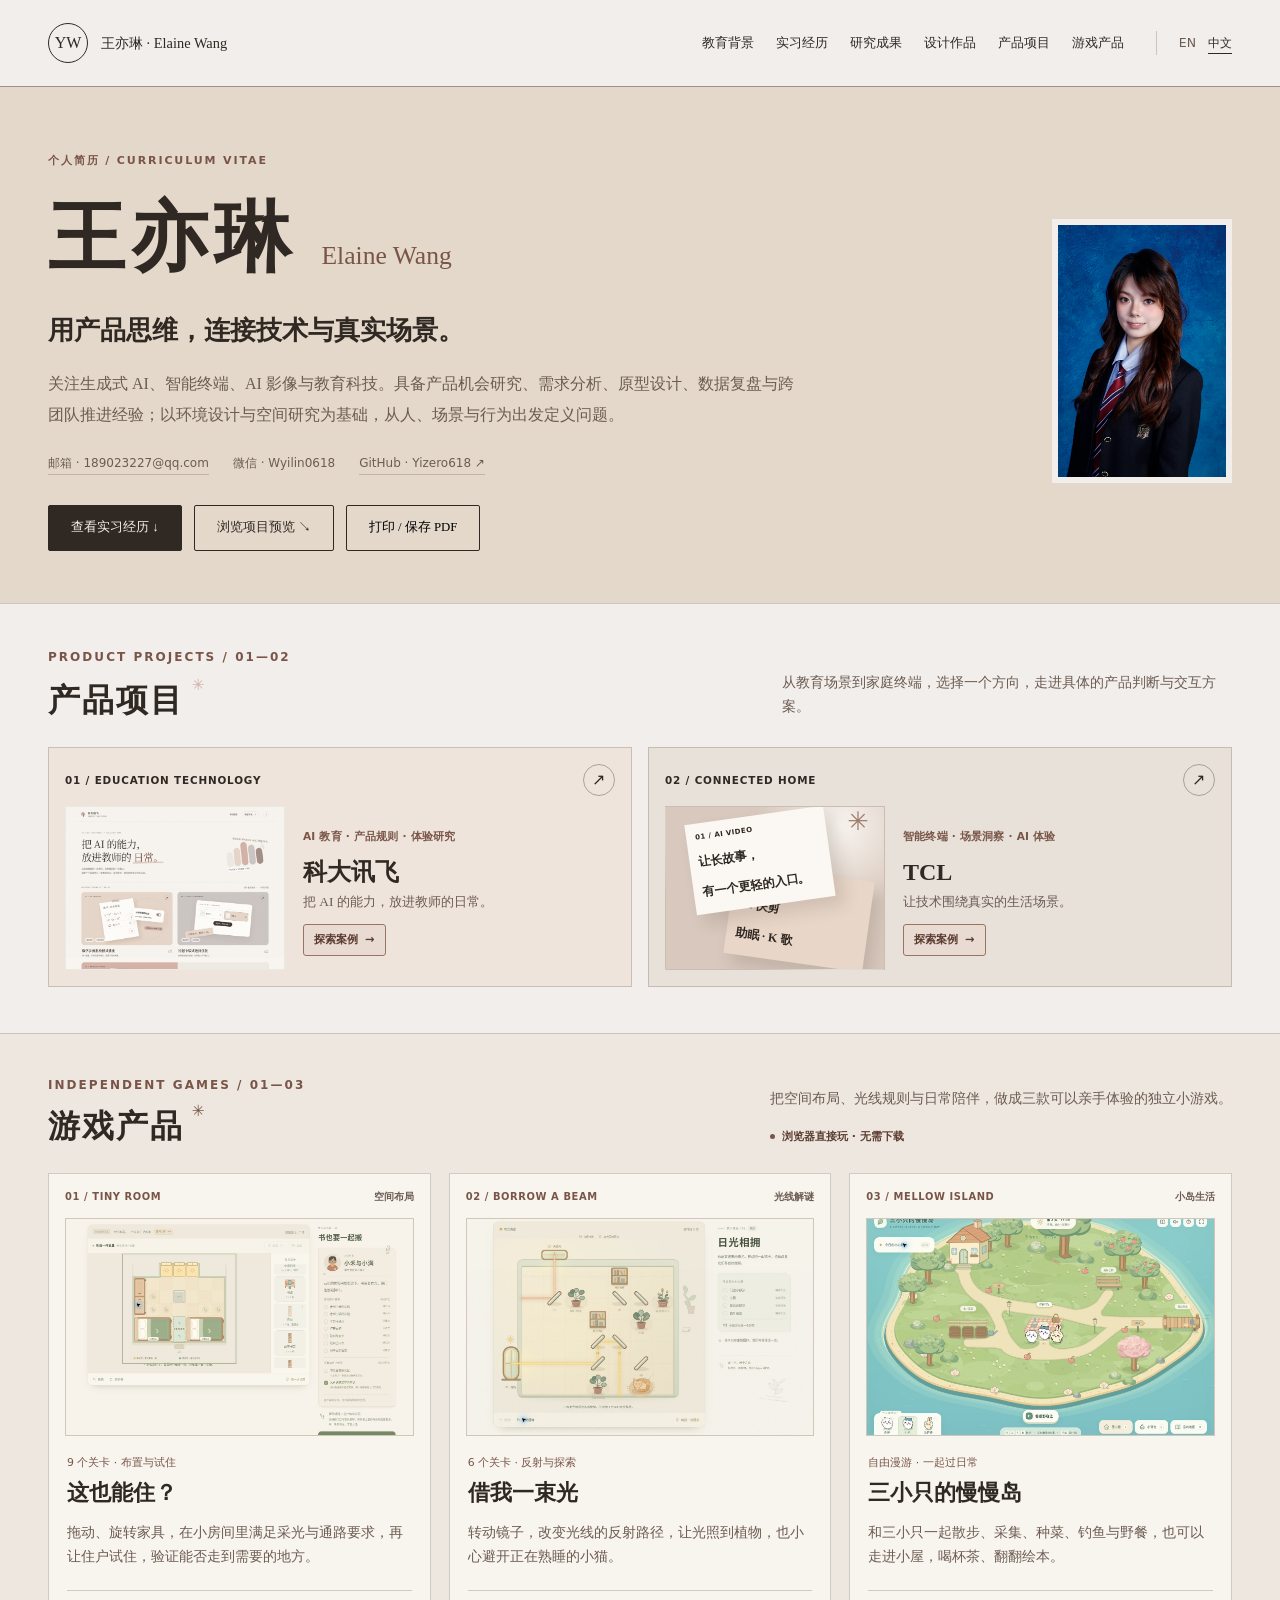
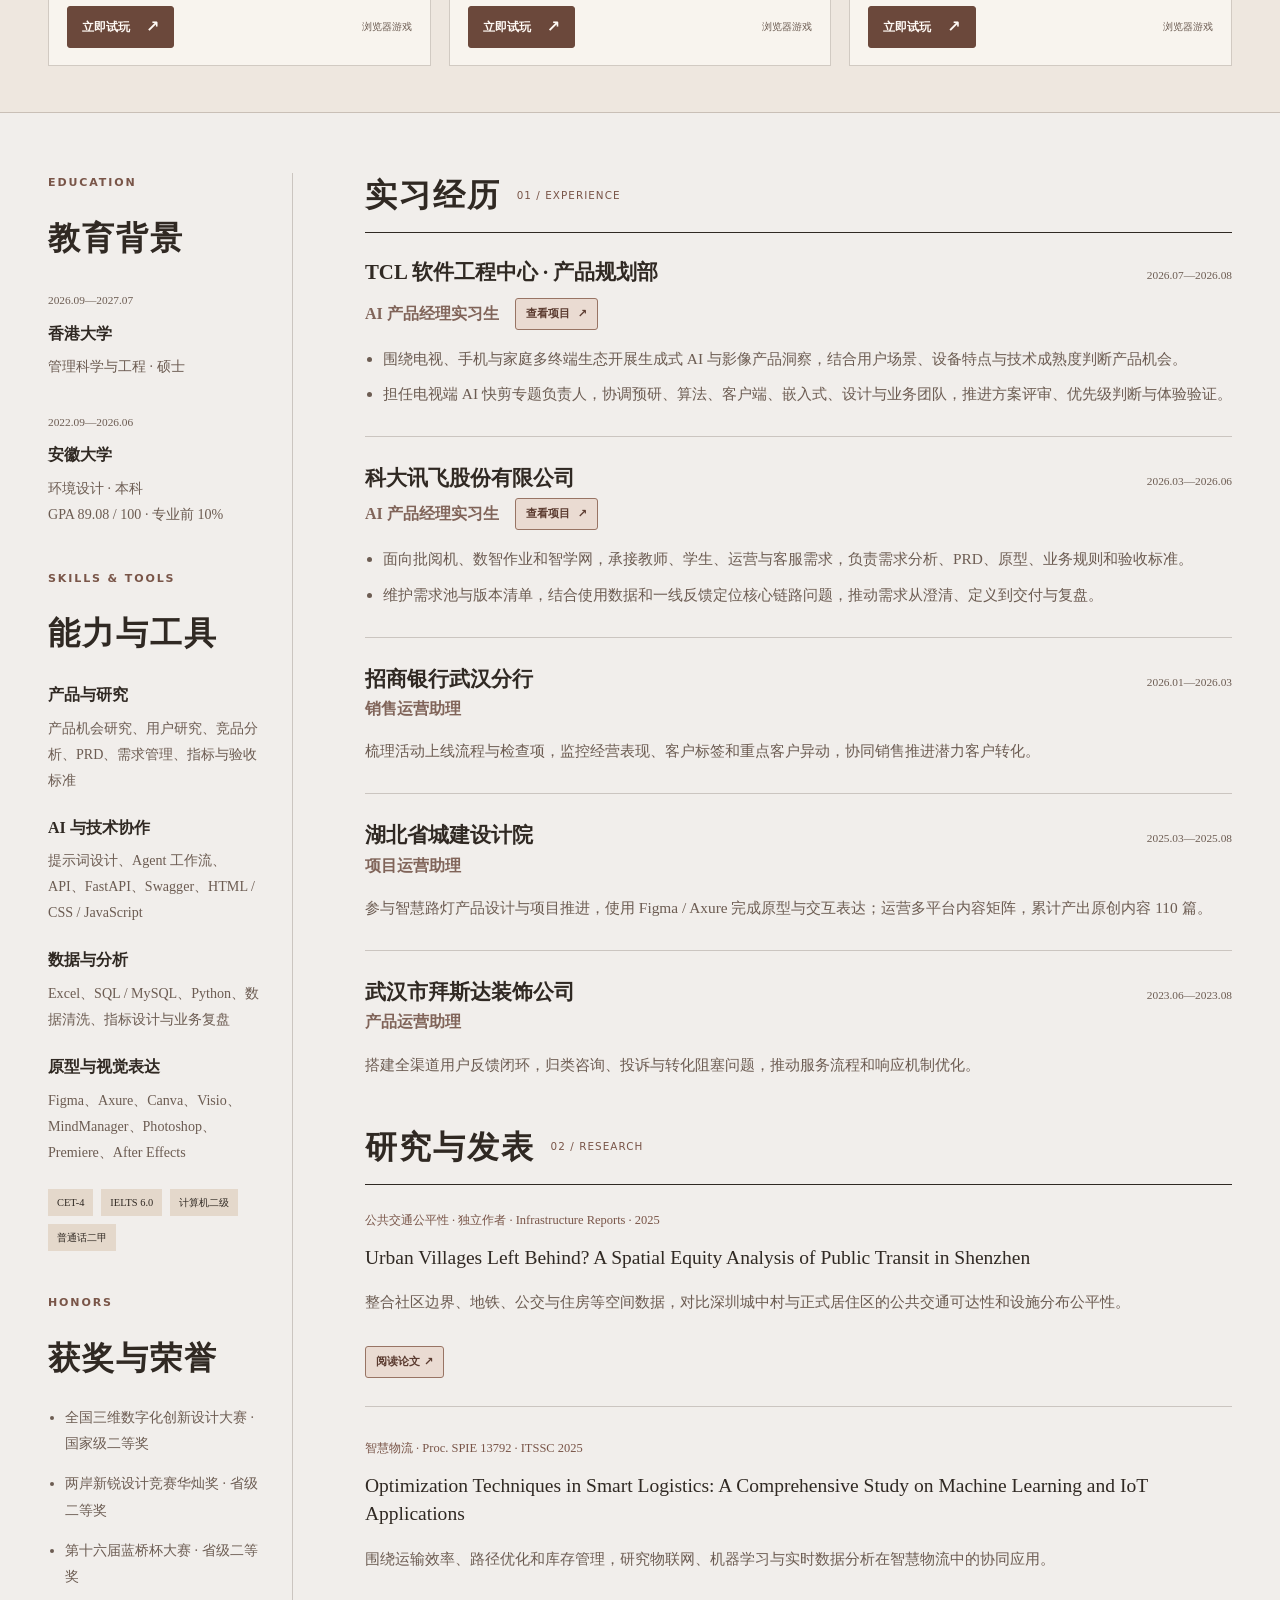
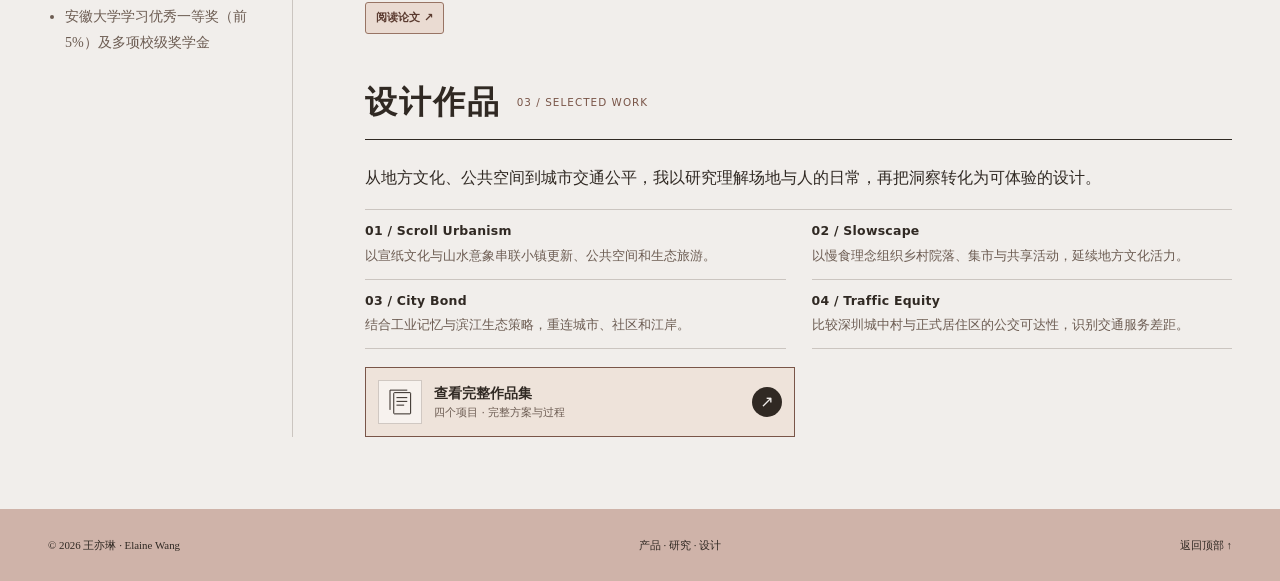
<file: index.html>
<!doctype html>
<html lang="zh-CN">
<head>
  <meta charset="utf-8">
  <meta name="viewport" content="width=device-width, initial-scale=1">
  <meta name="robots" content="noindex, follow">
  <meta http-equiv="refresh" content="0; url=/CN/">
  <link rel="canonical" href="https://yizero618.github.io/CN/">
  <title>Yilin Wang</title>
  <script>
    const destination = location.hash.startsWith('#/') ? '/work/' : '/CN/';
    location.replace(destination + location.search + location.hash);
  </script>
</head>
<body>
  <a href="/CN/">Chinese homepage</a>
  <a href="/work/">Interactive portfolio</a>
</body>
</html>
</file>
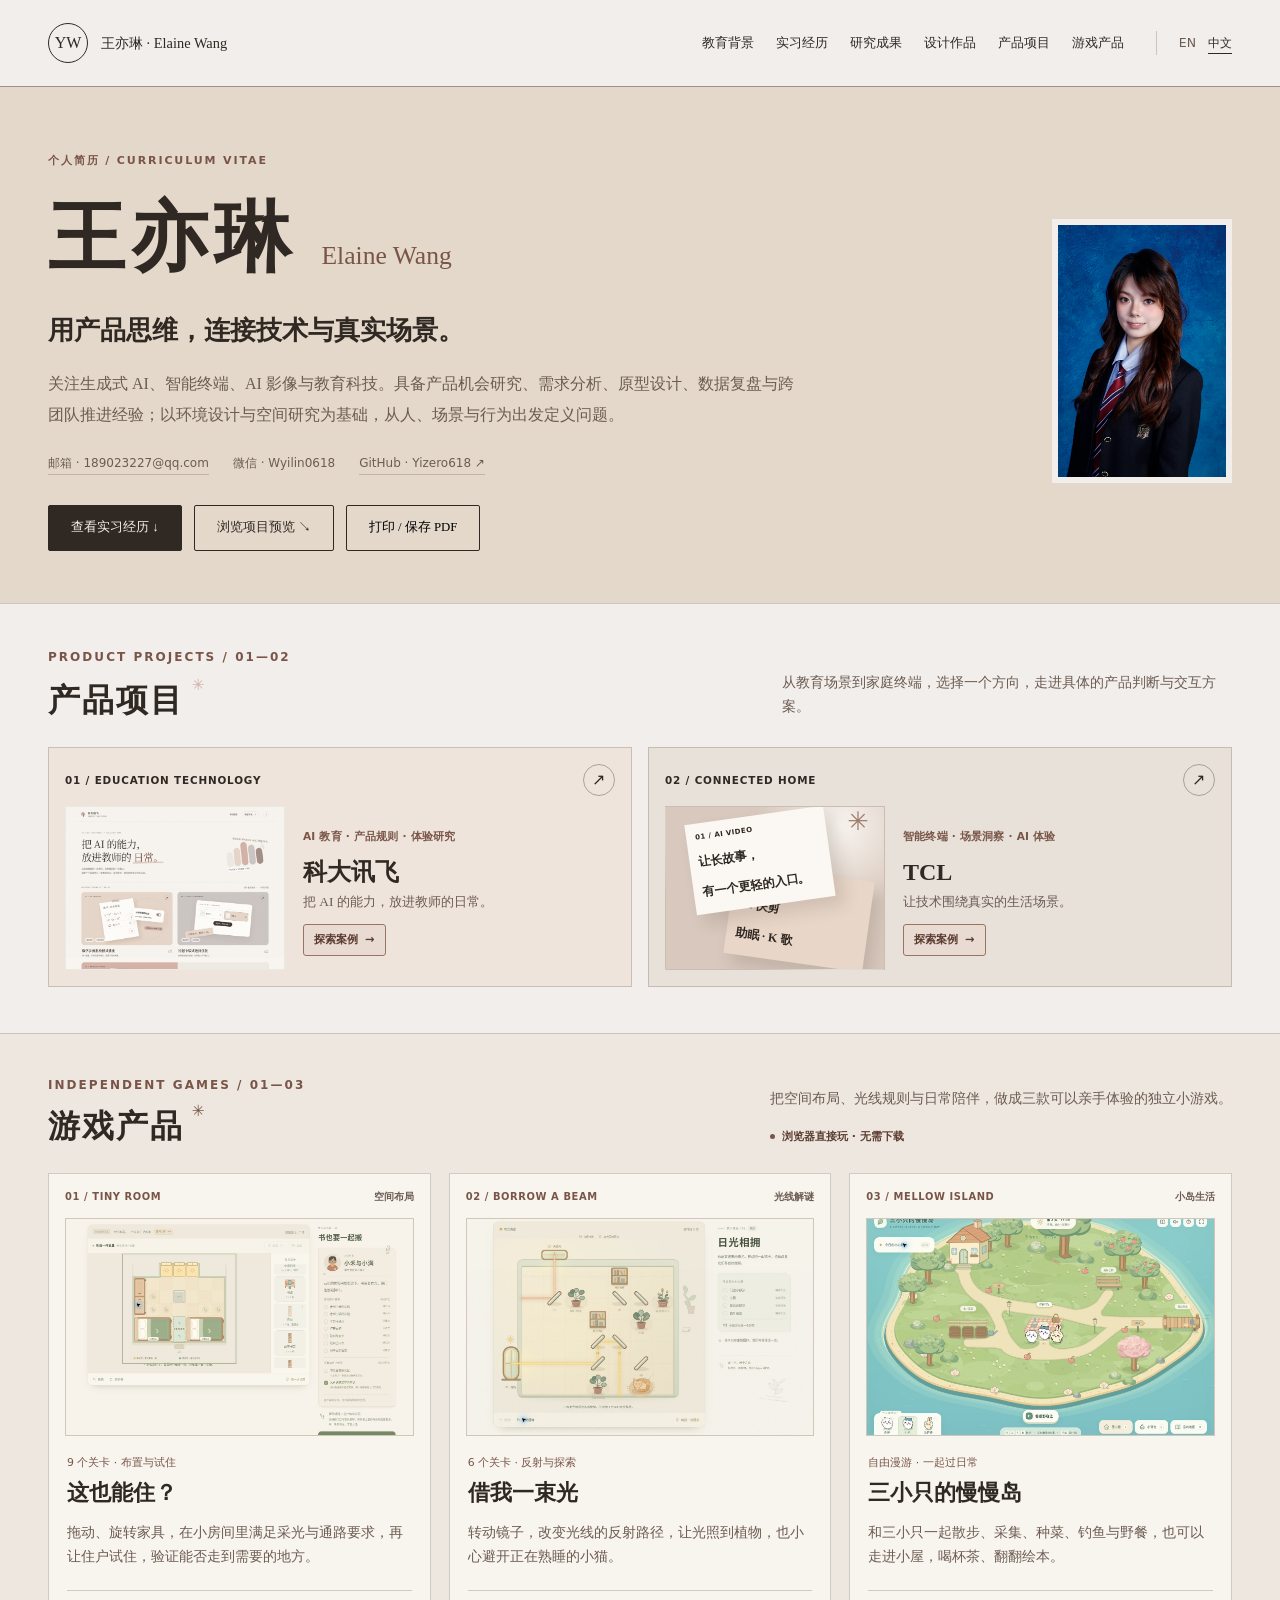
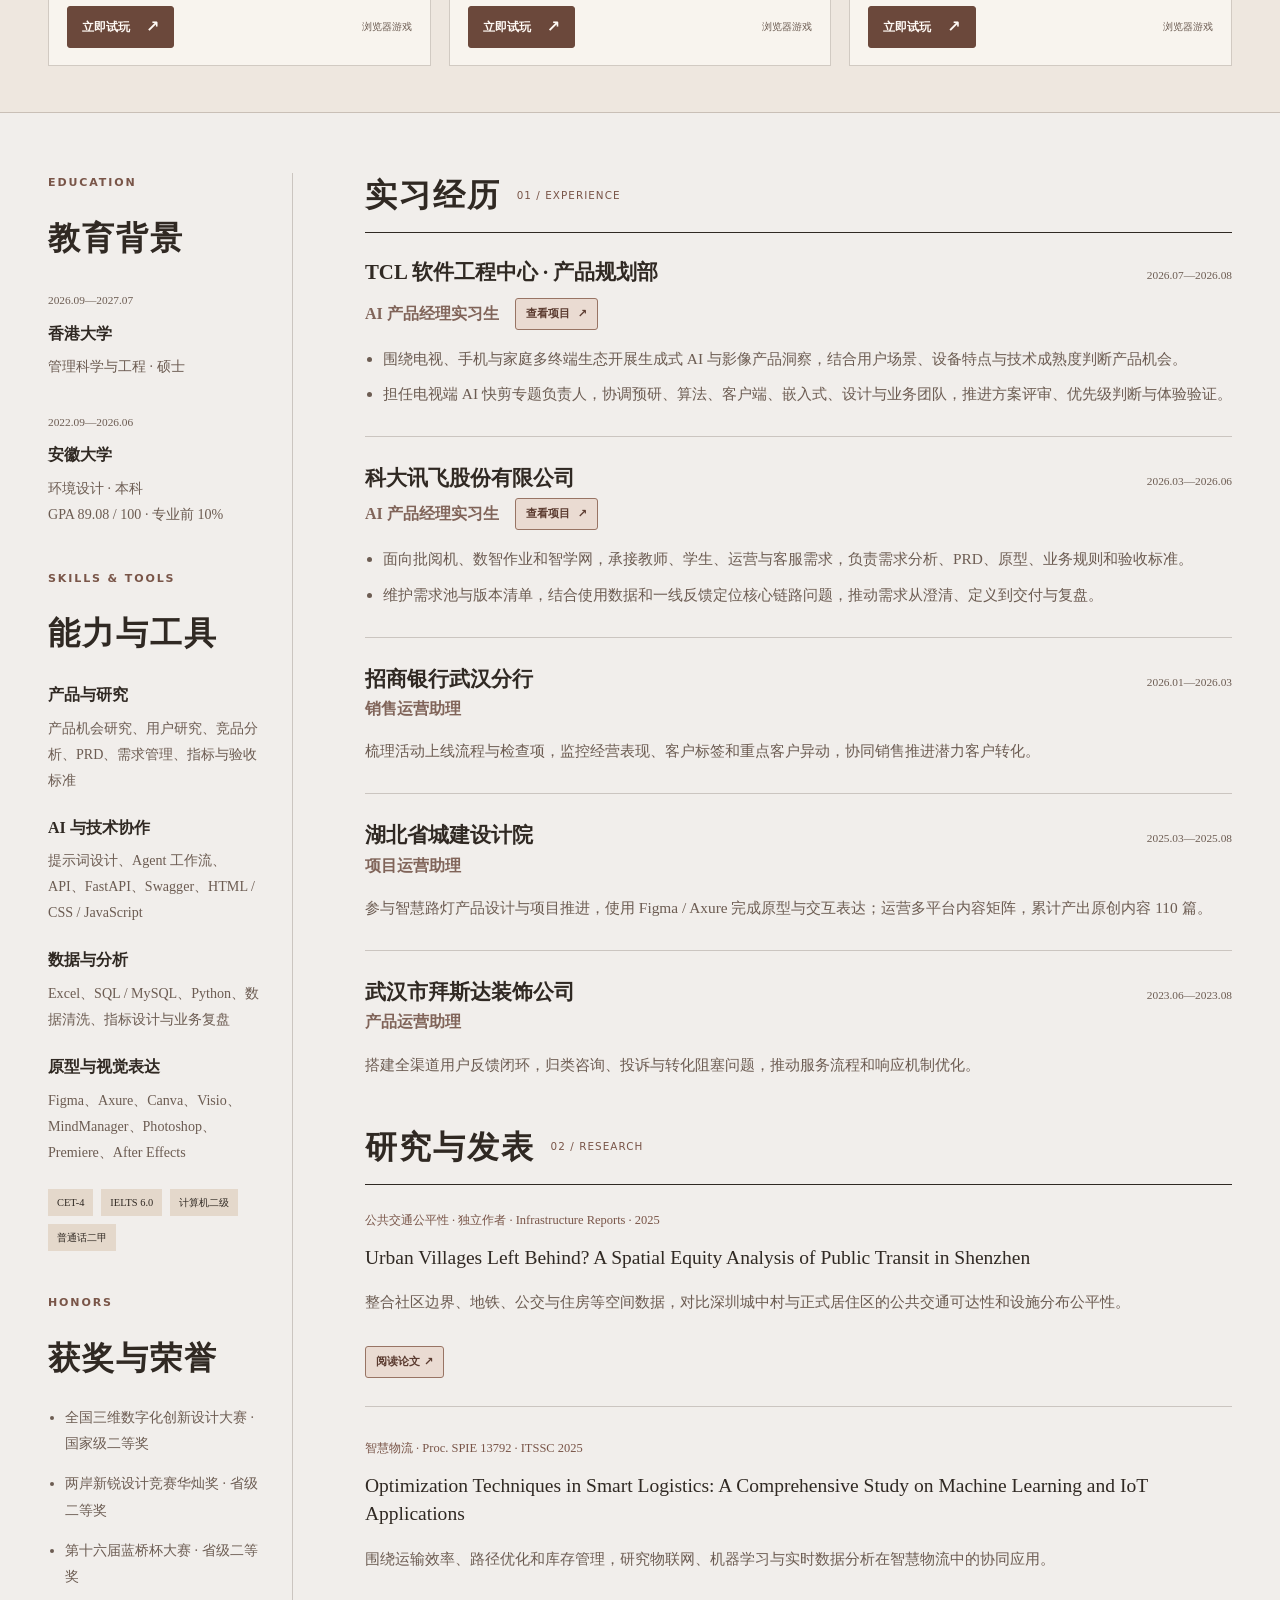
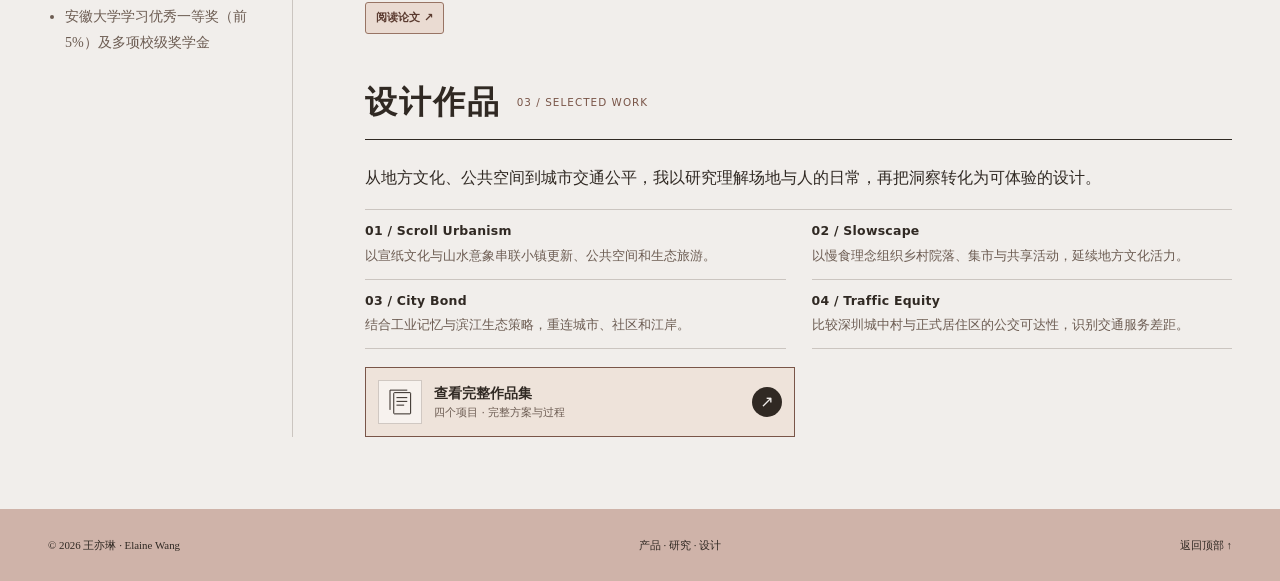
<file: CN/index.html>
<!doctype html>
<html lang="zh-CN">
<head>
  <meta charset="utf-8">
  <meta name="viewport" content="width=device-width, initial-scale=1">
  <meta name="theme-color" content="#f1eeeb">
  <meta name="description" content="王亦琳的中文简历：教育背景、AI 产品实习经历、研究发表、项目作品与专业技能。">
  <title>王亦琳 — 中文简历 | AI 产品、研究与设计</title>
  <link rel="canonical" href="https://yizero618.github.io/CN/">
  <link rel="alternate" hreflang="en" href="https://yizero618.github.io/English/">
  <link rel="alternate" hreflang="zh-CN" href="https://yizero618.github.io/CN/">
  <meta property="og:type" content="website">
  <meta property="og:title" content="王亦琳 — 中文简历 | AI 产品、研究与设计">
  <meta property="og:description" content="王亦琳的中文简历：教育背景、AI 产品实习经历、研究发表、项目作品与专业技能。">
  <meta property="og:url" content="https://yizero618.github.io/CN/">
  <meta property="og:image" content="https://yizero618.github.io/assets/pages/page-07.jpg">
  <link rel="icon" type="image/svg+xml" href="/assets/favicon.svg">
  <link rel="stylesheet" href="/assets/personal.css">
  <link rel="stylesheet" href="/assets/product-projects.css?v=20261025-games">
  <script src="/assets/personal.js" defer></script>
</head>
<body>
<a class="skip-link" href="#main">跳转到正文</a>
  <header class="site-header" id="top">
    <div class="header-inner">
      <a class="brand" href="/CN/" aria-label="王亦琳中文简历首页"><span class="brand-mark">YW</span><span>王亦琳 · Elaine Wang</span></a>
      <nav class="main-nav" aria-label="主导航"><a href="#education">教育背景</a>
<a href="#experience">实习经历</a>
<a href="#research">研究成果</a>
<a href="#projects">设计作品</a><a href="#product-projects">产品项目</a><a href="#game-products">游戏产品</a></nav>
      <nav class="language-switch" aria-label="切换语言">
        <a href="/English/" lang="en" hreflang="en">EN</a>
        <a href="/CN/" lang="zh-CN" hreflang="zh-CN" aria-current="page">中文</a>
      </nav>
      <details class="mobile-menu"><summary>目录</summary><nav aria-label="移动端导航"><a href="#education">教育背景</a>
<a href="#experience">实习经历</a>
<a href="#research">研究成果</a>
<a href="#projects">设计作品</a><a href="#product-projects">产品项目</a><a href="#game-products">游戏产品</a></nav></details>
    </div>
  </header>
<main id="main">
  <section class="resume-hero" aria-labelledby="resume-title">
    <div class="shell resume-hero-grid">
      <div class="resume-hero-copy">
        <div class="resume-name"><p class="eyebrow">个人简历 / Curriculum Vitae</p><h1 id="resume-title">王亦琳<span class="english-name" lang="en">Elaine Wang</span></h1></div>
        <p class="resume-tagline">用产品思维，连接技术与真实场景。</p>
        <p class="resume-intro">关注生成式 AI、智能终端、AI 影像与教育科技。具备产品机会研究、需求分析、原型设计、数据复盘与跨团队推进经验；以环境设计与空间研究为基础，从人、场景与行为出发定义问题。</p>
        <div class="resume-contact"><a href="mailto:189023227@qq.com">邮箱 · 189023227@qq.com</a><span>微信 · Wyilin0618</span><a href="https://github.com/Yizero618" target="_blank" rel="noopener noreferrer">GitHub · Yizero618 ↗</a></div>
        <div class="hero-actions"><a class="pill-link primary" href="#experience">查看实习经历 ↓</a><a class="pill-link" href="#product-projects">浏览项目预览 ↘</a><button class="pill-link" type="button" data-print-resume>打印 / 保存 PDF</button></div>
      </div>
      <img class="resume-portrait" src="/assets/yilin-portrait.jpg" alt="王亦琳个人照片" fetchpriority="high">
    </div>
  </section>

  <section class="product-projects" id="product-projects" aria-labelledby="product-projects-title">
    <div class="shell">
      <div class="product-projects-head">
        <div><p class="eyebrow">PRODUCT PROJECTS / 01—02</p><h2 id="product-projects-title">产品项目<span class="product-projects-star" aria-hidden="true">✳</span></h2></div>
        <p>从教育场景到家庭终端，选择一个方向，走进具体的产品判断与交互方案。</p>
      </div>
      <div class="product-branches">
        <a class="product-branch branch-iflytek" href="/iflytek/" aria-label="进入科大讯飞产品项目">
          <div class="branch-top"><span>01 / EDUCATION TECHNOLOGY</span><span class="branch-arrow" aria-hidden="true">↗</span></div>
          <div class="branch-visual"><img src="/assets/iflytek-preview.png" alt="科大讯飞产品案例首页预览" loading="lazy"></div>
          <div class="branch-copy"><div><span class="branch-kicker">AI 教育 · 产品规则 · 体验研究</span><h3>科大讯飞</h3><p>把 AI 的能力，放进教师的日常。</p></div><span class="branch-open">探索案例 <span aria-hidden="true">→</span></span></div>
        </a>
        <a class="product-branch branch-tcl" href="/work/" aria-label="进入 TCL 产品项目">
          <div class="branch-top"><span>02 / CONNECTED HOME</span><span class="branch-arrow" aria-hidden="true">↗</span></div>
          <div class="branch-visual branch-tcl-visual" aria-hidden="true"><div class="tcl-note tcl-note-one"><small>01 / AI VIDEO</small><strong>让长故事，<br>有一个更轻的入口。</strong></div><div class="tcl-note tcl-note-two"><small>02 / LIVING SCENE</small><strong>AI 快剪<br>助眠 · K 歌</strong></div><span class="tcl-spark">✳</span></div>
          <div class="branch-copy"><div><span class="branch-kicker">智能终端 · 场景洞察 · AI 体验</span><h3>TCL</h3><p>让技术围绕真实的生活场景。</p></div><span class="branch-open">探索案例 <span aria-hidden="true">→</span></span></div>
        </a>
      </div>
    </div>
  </section>

  <section class="game-products" id="game-products" aria-labelledby="game-products-title">
    <div class="shell">
      <div class="game-products-head">
        <div><p class="eyebrow">INDEPENDENT GAMES / 01—03</p><h2 id="game-products-title">游戏产品<span class="game-products-star" aria-hidden="true">✳</span></h2></div>
        <div class="game-products-intro"><p>把空间布局、光线规则与日常陪伴，做成三款可以亲手体验的独立小游戏。</p><span class="game-availability">浏览器直接玩 · 无需下载</span></div>
      </div>
      <div class="game-grid">
        <article class="game-card">
          <a class="game-card-link" href="/games/tiny-room.html" aria-labelledby="game-room-title game-room-play" aria-describedby="game-room-description">
            <div class="game-card-top"><span>01 / TINY ROOM</span><span class="game-genre">空间布局</span></div>
            <div class="game-visual"><img src="/games/tiny-room-cover.jpg" alt="这也能住？的房间布置与家具摆放界面" width="960" height="600" loading="lazy" decoding="async"></div>
            <div class="game-copy"><p class="game-kicker">9 个关卡 · 布置与试住</p><h3 id="game-room-title">这也能住？</h3><p class="game-summary" id="game-room-description">拖动、旋转家具，在小房间里满足采光与通路要求，再让住户试住，验证能否走到需要的地方。</p><div class="game-card-bottom"><span class="game-play" id="game-room-play">立即试玩 <span aria-hidden="true">↗</span></span><span class="game-platform">浏览器游戏</span></div></div>
          </a>
        </article>
        <article class="game-card">
          <a class="game-card-link" href="/games/borrow-a-beam.html" aria-labelledby="game-light-title game-light-play" aria-describedby="game-light-description">
            <div class="game-card-top"><span>02 / BORROW A BEAM</span><span class="game-genre">光线解谜</span></div>
            <div class="game-visual"><img src="/games/borrow-a-beam-cover.jpg" alt="借我一束光的镜面反射与植物解谜界面" width="960" height="600" loading="lazy" decoding="async"></div>
            <div class="game-copy"><p class="game-kicker">6 个关卡 · 反射与探索</p><h3 id="game-light-title">借我一束光</h3><p class="game-summary" id="game-light-description">转动镜子，改变光线的反射路径，让光照到植物，也小心避开正在熟睡的小猫。</p><div class="game-card-bottom"><span class="game-play" id="game-light-play">立即试玩 <span aria-hidden="true">↗</span></span><span class="game-platform">浏览器游戏</span></div></div>
          </a>
        </article>
        <article class="game-card">
          <a class="game-card-link" href="/games/mellow-island.html" aria-labelledby="game-island-title game-island-play" aria-describedby="game-island-description">
            <div class="game-card-top"><span>03 / MELLOW ISLAND</span><span class="game-genre">小岛生活</span></div>
            <div class="game-visual"><img src="/games/mellow-island-cover.jpg" alt="三小只的慢慢岛中角色一起探索小岛的游戏画面" width="960" height="600" loading="lazy" decoding="async"></div>
            <div class="game-copy"><p class="game-kicker">自由漫游 · 一起过日常</p><h3 id="game-island-title">三小只的慢慢岛</h3><p class="game-summary" id="game-island-description">和三小只一起散步、采集、种菜、钓鱼与野餐，也可以走进小屋，喝杯茶、翻翻绘本。</p><div class="game-card-bottom"><span class="game-play" id="game-island-play">立即试玩 <span aria-hidden="true">↗</span></span><span class="game-platform">浏览器游戏</span></div></div>
          </a>
        </article>
      </div>
    </div>
  </section>

  <div class="shell resume-layout">
    <aside class="resume-aside" aria-label="教育、技能与荣誉">
      <section id="education" aria-labelledby="education-title">
        <p class="eyebrow">Education</p><h2 id="education-title">教育背景</h2>
        <article class="education-item"><time>2026.09—2027.07</time><h3>香港大学</h3><p>管理科学与工程 · 硕士</p></article>
        <article class="education-item"><time>2022.09—2026.06</time><h3>安徽大学</h3><p>环境设计 · 本科</p><p>GPA 89.08 / 100 · 专业前 10%</p></article>
      </section>
      <section id="skills" aria-labelledby="skills-title">
        <p class="eyebrow">Skills & tools</p><h2 id="skills-title">能力与工具</h2>
        <div class="skill-group"><h3>产品与研究</h3><p>产品机会研究、用户研究、竞品分析、PRD、需求管理、指标与验收标准</p></div>
        <div class="skill-group"><h3>AI 与技术协作</h3><p>提示词设计、Agent 工作流、API、FastAPI、Swagger、HTML / CSS / JavaScript</p></div>
        <div class="skill-group"><h3>数据与分析</h3><p>Excel、SQL / MySQL、Python、数据清洗、指标设计与业务复盘</p></div>
        <div class="skill-group"><h3>原型与视觉表达</h3><p>Figma、Axure、Canva、Visio、MindManager、Photoshop、Premiere、After Effects</p></div>
        <div class="certificate-list" aria-label="语言及资格证书"><span>CET-4</span><span>IELTS 6.0</span><span>计算机二级</span><span>普通话二甲</span></div>
      </section>
      <section aria-labelledby="honors-title">
        <p class="eyebrow">Honors</p><h2 id="honors-title">获奖与荣誉</h2>
        <ul class="honor-list"><li>全国三维数字化创新设计大赛 · 国家级二等奖</li><li>两岸新锐设计竞赛华灿奖 · 省级二等奖</li><li>第十六届蓝桥杯大赛 · 省级二等奖</li><li>安徽大学学习优秀一等奖（前 5%）及多项校级奖学金</li></ul>
      </section>
    </aside>

    <div class="resume-main">
      <section class="resume-section" id="experience" aria-labelledby="experience-title">
        <h2 id="experience-title">实习经历 <span>01 / EXPERIENCE</span></h2>
        <article class="resume-entry resume-entry-tcl">
          <div class="entry-head"><h3>TCL 软件工程中心 · 产品规划部</h3><time>2026.07—2026.08</time></div>
          <div class="resume-role-row"><p class="resume-role">AI 产品经理实习生</p><a class="experience-project-link" href="/work/#/work" aria-label="查看 TCL 产品项目详情">查看项目 <span aria-hidden="true">↗</span></a></div>
          <ul><li>围绕电视、手机与家庭多终端生态开展生成式 AI 与影像产品洞察，结合用户场景、设备特点与技术成熟度判断产品机会。</li><li>担任电视端 AI 快剪专题负责人，协调预研、算法、客户端、嵌入式、设计与业务团队，推进方案评审、优先级判断与体验验证。</li></ul>
        </article>
        <article class="resume-entry">
          <div class="entry-head"><h3>科大讯飞股份有限公司</h3><time>2026.03—2026.06</time></div>
          <div class="resume-role-row"><p class="resume-role">AI 产品经理实习生</p><a class="experience-project-link" href="/iflytek/" aria-label="查看科大讯飞产品项目详情">查看项目 <span aria-hidden="true">↗</span></a></div>
          <ul><li>面向批阅机、数智作业和智学网，承接教师、学生、运营与客服需求，负责需求分析、PRD、原型、业务规则和验收标准。</li><li>维护需求池与版本清单，结合使用数据和一线反馈定位核心链路问题，推动需求从澄清、定义到交付与复盘。</li></ul>
        </article>
        <article class="resume-entry">
          <div class="entry-head"><h3>招商银行武汉分行</h3><time>2026.01—2026.03</time></div>
          <p class="resume-role">销售运营助理</p>
          <p>梳理活动上线流程与检查项，监控经营表现、客户标签和重点客户异动，协同销售推进潜力客户转化。</p>
        </article>
        <article class="resume-entry">
          <div class="entry-head"><h3>湖北省城建设计院</h3><time>2025.03—2025.08</time></div>
          <p class="resume-role">项目运营助理</p>
          <p>参与智慧路灯产品设计与项目推进，使用 Figma / Axure 完成原型与交互表达；运营多平台内容矩阵，累计产出原创内容 110 篇。</p>
        </article>
        <article class="resume-entry">
          <div class="entry-head"><h3>武汉市拜斯达装饰公司</h3><time>2023.06—2023.08</time></div>
          <p class="resume-role">产品运营助理</p>
          <p>搭建全渠道用户反馈闭环，归类咨询、投诉与转化阻塞问题，推动服务流程和响应机制优化。</p>
        </article>
      </section>

      <section class="resume-section" id="research" aria-labelledby="research-title">
        <h2 id="research-title">研究与发表 <span>02 / RESEARCH</span></h2>
        <article class="resume-entry">
          <p class="resume-role">公共交通公平性 · 独立作者 · Infrastructure Reports · 2025</p>
          <h3 class="publication-title" lang="en">Urban Villages Left Behind? A Spatial Equity Analysis of Public Transit in Shenzhen</h3>
          <p>整合社区边界、地铁、公交与住房等空间数据，对比深圳城中村与正式居住区的公共交通可达性和设施分布公平性。</p>
          <a class="project-link" href="https://doi.org/10.63808/ir.v1i3.201" target="_blank" rel="noopener noreferrer">阅读论文 ↗</a>
        </article>
        <article class="resume-entry">
          <p class="resume-role">智慧物流 · Proc. SPIE 13792 · ITSSC 2025</p>
          <h3 class="publication-title" lang="en">Optimization Techniques in Smart Logistics: A Comprehensive Study on Machine Learning and IoT Applications</h3>
          <p>围绕运输效率、路径优化和库存管理，研究物联网、机器学习与实时数据分析在智慧物流中的协同应用。</p>
          <a class="project-link" href="https://doi.org/10.1117/12.3090136" target="_blank" rel="noopener noreferrer">阅读论文 ↗</a>
        </article>
      </section>

      <section class="resume-section" id="projects" aria-labelledby="projects-title">
        <h2 id="projects-title">设计作品 <span>03 / SELECTED WORK</span></h2>
        <div class="portfolio-overview">
          <p class="portfolio-intro">从地方文化、公共空间到城市交通公平，我以研究理解场地与人的日常，再把洞察转化为可体验的设计。</p>
          <ul class="portfolio-project-list">
            <li><strong>01 / Scroll Urbanism</strong><span>以宣纸文化与山水意象串联小镇更新、公共空间和生态旅游。</span></li>
            <li><strong>02 / Slowscape</strong><span>以慢食理念组织乡村院落、集市与共享活动，延续地方文化活力。</span></li>
            <li><strong>03 / City Bond</strong><span>结合工业记忆与滨江生态策略，重连城市、社区和江岸。</span></li>
            <li><strong>04 / Traffic Equity</strong><span>比较深圳城中村与正式居住区的公交可达性，识别交通服务差距。</span></li>
          </ul>
          <a class="portfolio-icon-link" href="/portfolio.html">
            <span class="portfolio-icon" aria-hidden="true"><svg viewBox="0 0 48 48" fill="none" xmlns="http://www.w3.org/2000/svg"><rect x="14" y="9" width="27" height="34" rx="1" stroke="currentColor" stroke-width="1.6"/><path d="M8 36V5h27" stroke="currentColor" stroke-width="1.6" stroke-linecap="round"/><path d="M19 17h16M19 23h16M19 29h11" stroke="currentColor" stroke-width="1.6" stroke-linecap="round"/></svg></span>
            <span class="portfolio-icon-copy"><strong>查看完整作品集</strong><small>四个项目 · 完整方案与过程</small></span>
            <span class="portfolio-icon-arrow" aria-hidden="true">↗</span>
          </a>
        </div>
      </section>
    </div>
  </div>
</main>
<footer class="resume-footer"><div class="shell site-footer"><span>© 2026 王亦琳 · Elaine Wang</span><span>产品 · 研究 · 设计</span><a href="#top">返回顶部 ↑</a></div></footer>

</body>
</html>
</file>
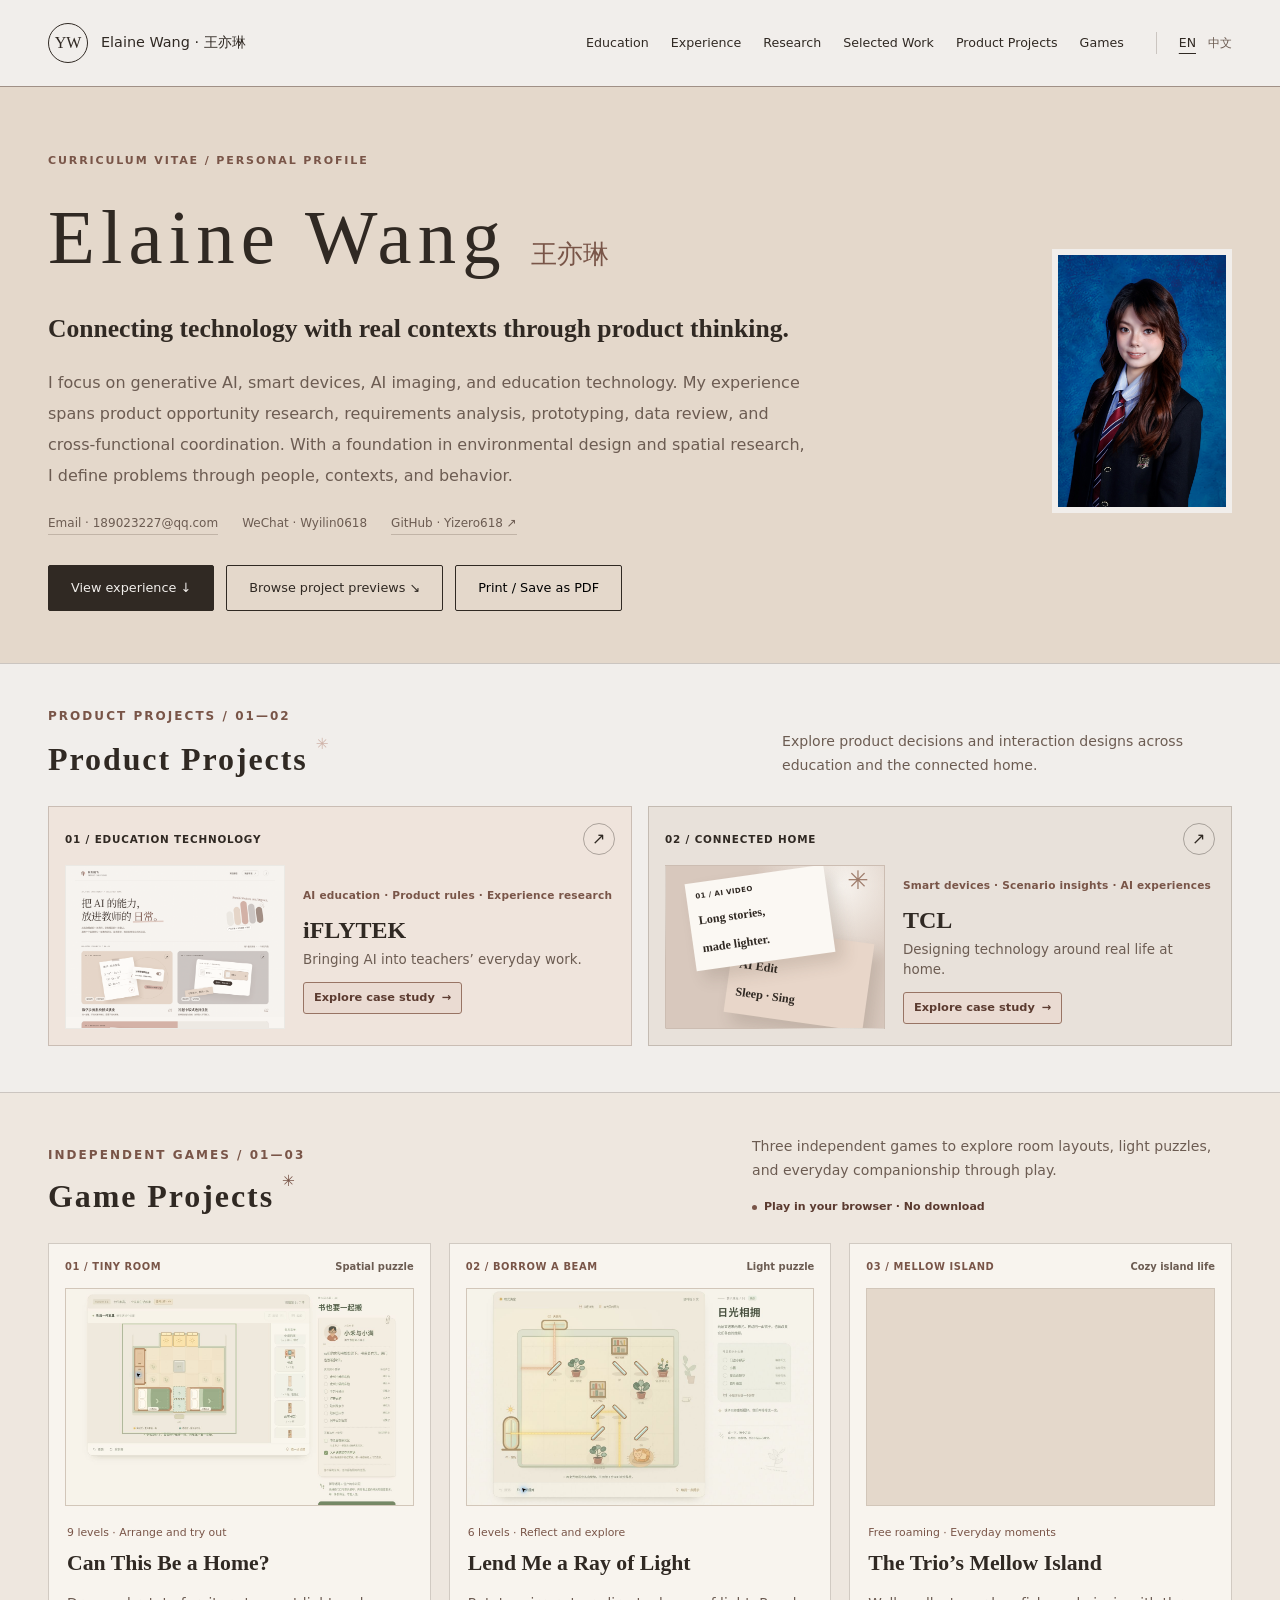
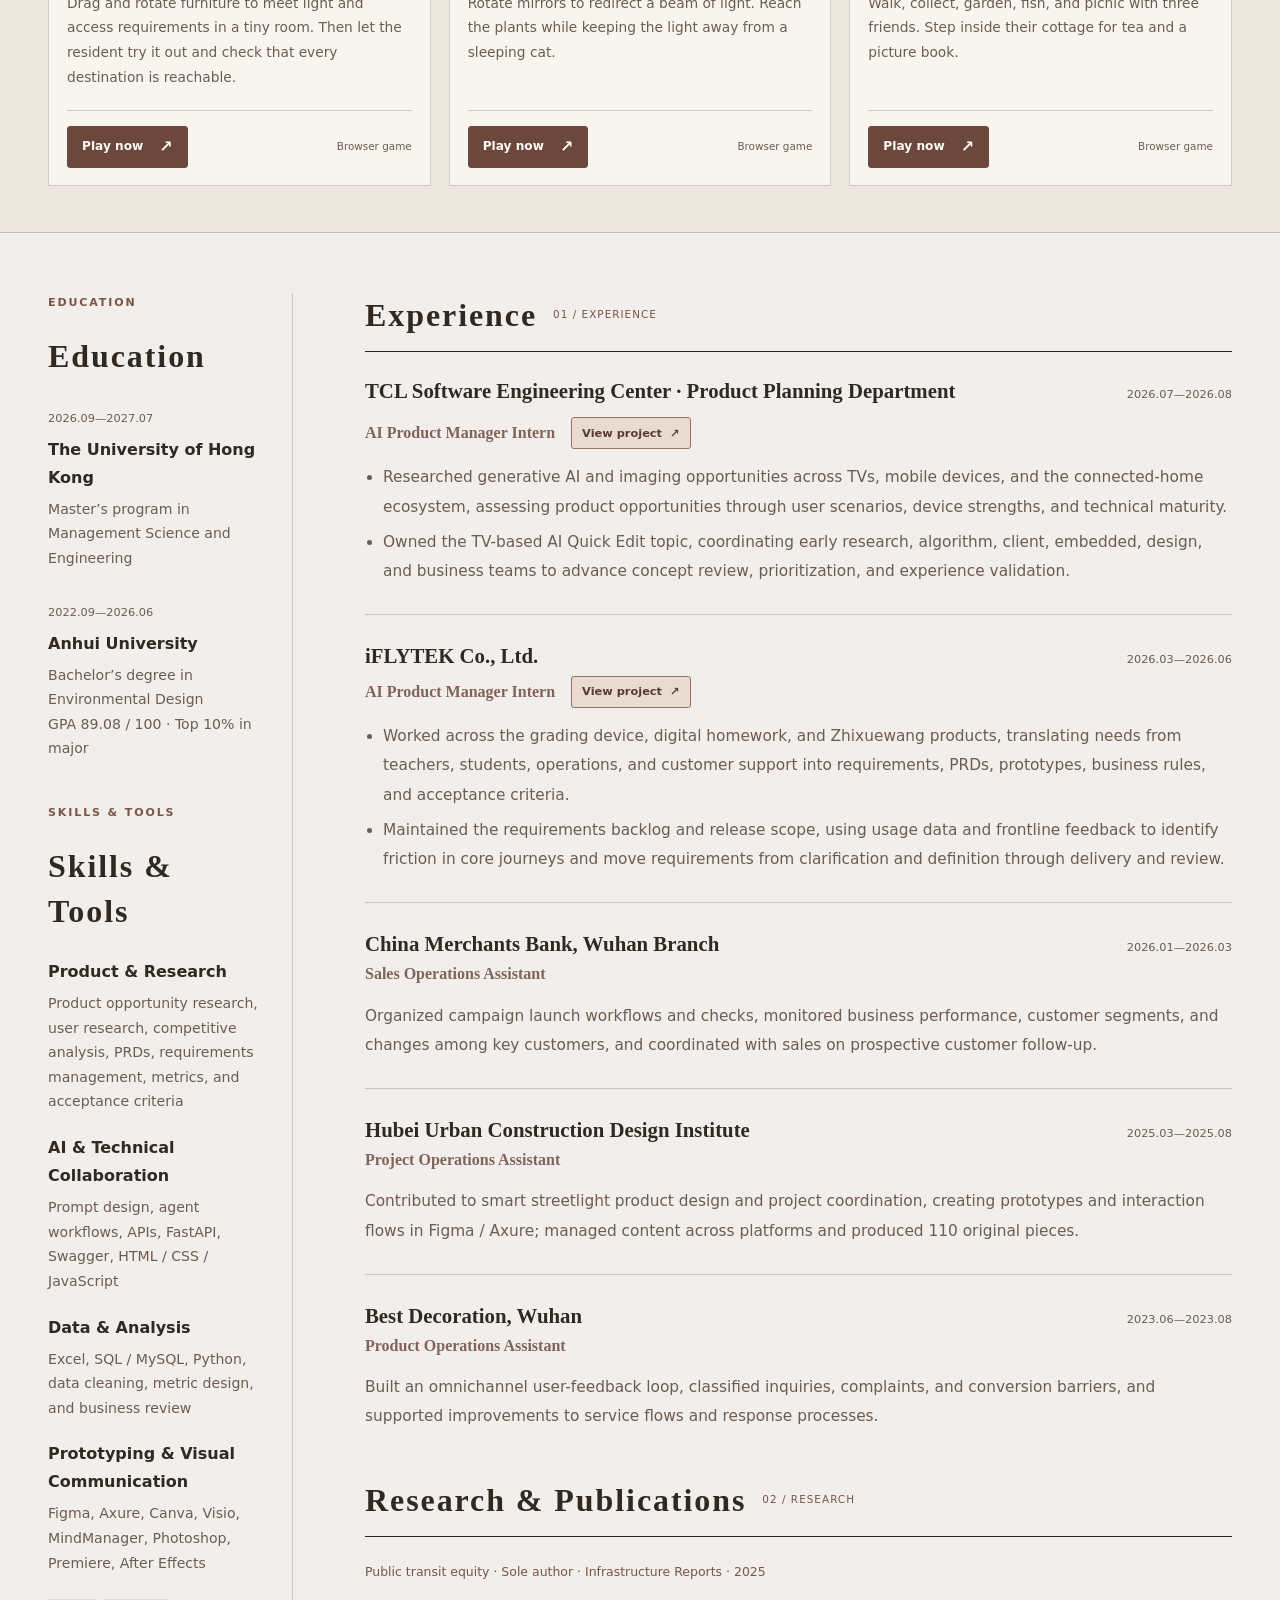
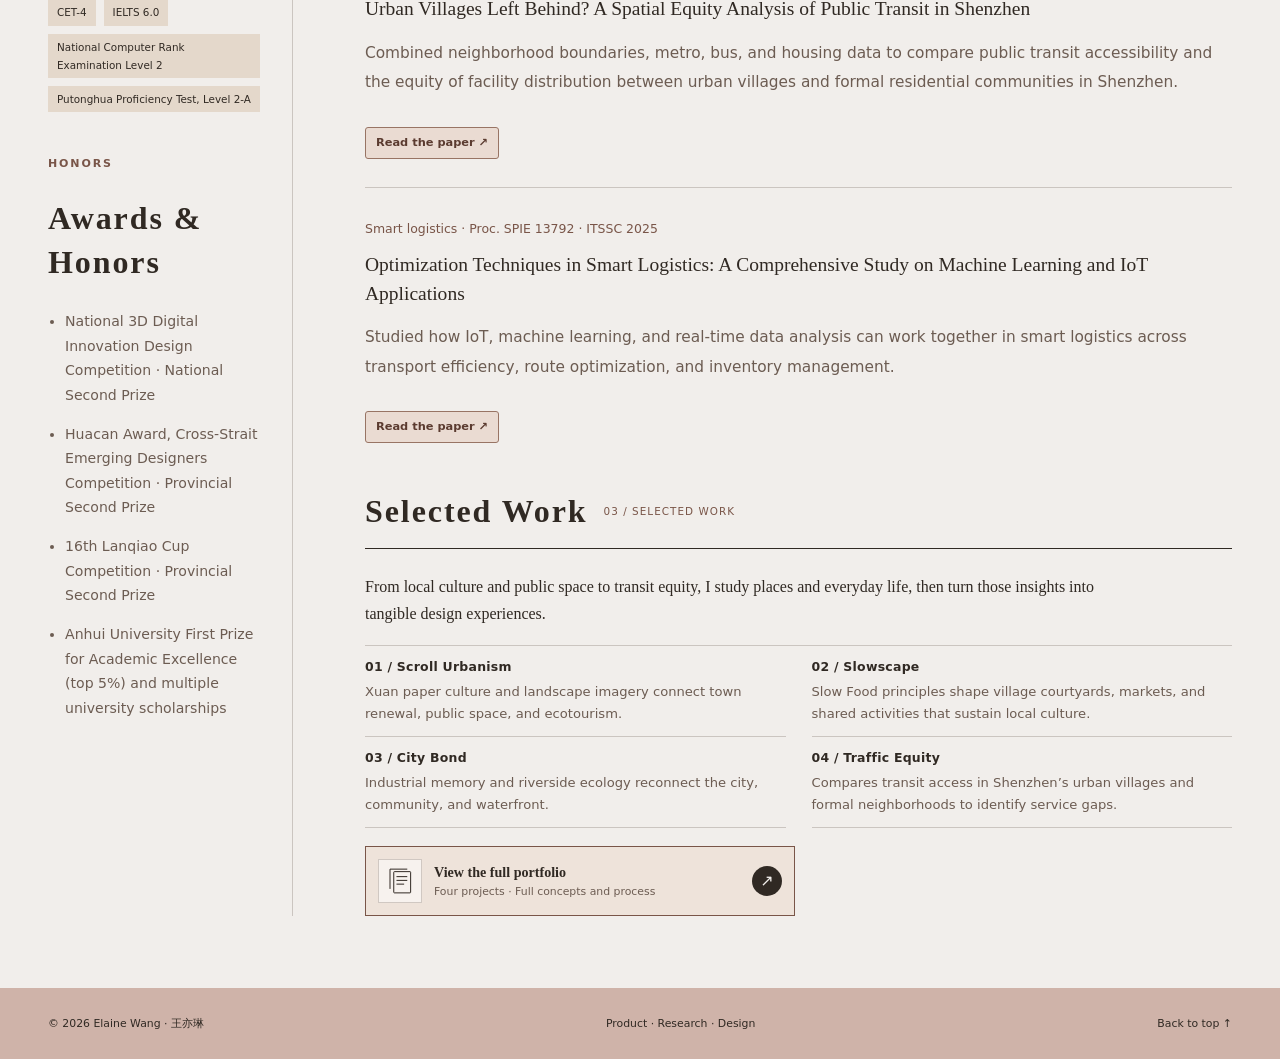
<file: English/index.html>
<!doctype html>
<html lang="en">
<head>
  <meta charset="utf-8">
  <meta name="viewport" content="width=device-width, initial-scale=1">
  <meta name="theme-color" content="#f1eeeb">
  <meta name="description" content="Elaine Wang’s resume: education, AI product internships, research publications, selected work, and skills.">
  <title>Elaine Wang — Resume | AI Product, Research & Design</title>
  <link rel="canonical" href="https://yizero618.github.io/English/">
  <link rel="alternate" hreflang="en" href="https://yizero618.github.io/English/">
  <link rel="alternate" hreflang="zh-CN" href="https://yizero618.github.io/CN/">
  <meta property="og:type" content="website">
  <meta property="og:title" content="Elaine Wang — Resume | AI Product, Research & Design">
  <meta property="og:description" content="Elaine Wang’s resume: education, AI product internships, research publications, selected work, and skills.">
  <meta property="og:url" content="https://yizero618.github.io/English/">
  <meta property="og:image" content="https://yizero618.github.io/assets/pages/page-07.jpg">
  <link rel="icon" type="image/svg+xml" href="/assets/favicon.svg">
  <link rel="stylesheet" href="/assets/personal.css">
  <link rel="stylesheet" href="/assets/product-projects.css?v=20261025-games">
  <script src="/assets/personal.js" defer></script>
</head>
<body>
<a class="skip-link" href="#main">Skip to content</a>
  <header class="site-header" id="top">
    <div class="header-inner">
      <a class="brand" href="/English/" aria-label="Elaine Wang resume home"><span class="brand-mark">YW</span><span>Elaine Wang · 王亦琳</span></a>
      <nav class="main-nav" aria-label="Main navigation"><a href="#education">Education</a>
<a href="#experience">Experience</a>
<a href="#research">Research</a>
<a href="#projects">Selected Work</a><a href="#product-projects">Product Projects</a><a href="#game-products">Games</a></nav>
      <nav class="language-switch" aria-label="Language">
        <a href="/English/" lang="en" hreflang="en" aria-current="page">EN</a>
        <a href="/CN/" lang="zh-CN" hreflang="zh-CN">中文</a>
      </nav>
      <details class="mobile-menu"><summary>Menu</summary><nav aria-label="Mobile navigation"><a href="#education">Education</a>
<a href="#experience">Experience</a>
<a href="#research">Research</a>
<a href="#projects">Selected Work</a><a href="#product-projects">Product Projects</a><a href="#game-products">Games</a></nav></details>
    </div>
  </header>
<main id="main">
  <section class="resume-hero" aria-labelledby="resume-title">
    <div class="shell resume-hero-grid">
      <div class="resume-hero-copy">
        <div class="resume-name"><p class="eyebrow">Curriculum Vitae / Personal Profile</p><h1 id="resume-title">Elaine Wang<span class="english-name" lang="zh-CN">王亦琳</span></h1></div>
        <p class="resume-tagline">Connecting technology with real contexts through product thinking.</p>
        <p class="resume-intro">I focus on generative AI, smart devices, AI imaging, and education technology. My experience spans product opportunity research, requirements analysis, prototyping, data review, and cross-functional coordination. With a foundation in environmental design and spatial research, I define problems through people, contexts, and behavior.</p>
        <div class="resume-contact"><a href="mailto:189023227@qq.com">Email · 189023227@qq.com</a><span>WeChat · Wyilin0618</span><a href="https://github.com/Yizero618" target="_blank" rel="noopener noreferrer">GitHub · Yizero618 ↗</a></div>
        <div class="hero-actions"><a class="pill-link primary" href="#experience">View experience ↓</a><a class="pill-link" href="#product-projects">Browse project previews ↘</a><button class="pill-link" type="button" data-print-resume>Print / Save as PDF</button></div>
      </div>
      <img class="resume-portrait" src="/assets/yilin-portrait.jpg" alt="Portrait of Elaine Wang" fetchpriority="high">
    </div>
  </section>

  <section class="product-projects" id="product-projects" aria-labelledby="product-projects-title">
    <div class="shell">
      <div class="product-projects-head">
        <div><p class="eyebrow">PRODUCT PROJECTS / 01—02</p><h2 id="product-projects-title">Product Projects<span class="product-projects-star" aria-hidden="true">✳</span></h2></div>
        <p>Explore product decisions and interaction designs across education and the connected home.</p>
      </div>
      <div class="product-branches">
        <a class="product-branch branch-iflytek" href="/iflytek/" aria-label="Open the iFLYTEK product project">
          <div class="branch-top"><span>01 / EDUCATION TECHNOLOGY</span><span class="branch-arrow" aria-hidden="true">↗</span></div>
          <div class="branch-visual"><img src="/assets/iflytek-preview.png" alt="Preview of the iFLYTEK product case study" loading="lazy"></div>
          <div class="branch-copy"><div><span class="branch-kicker">AI education · Product rules · Experience research</span><h3>iFLYTEK</h3><p>Bringing AI into teachers’ everyday work.</p></div><span class="branch-open">Explore case study <span aria-hidden="true">→</span></span></div>
        </a>
        <a class="product-branch branch-tcl" href="/work/" aria-label="Open the TCL product project">
          <div class="branch-top"><span>02 / CONNECTED HOME</span><span class="branch-arrow" aria-hidden="true">↗</span></div>
          <div class="branch-visual branch-tcl-visual" aria-hidden="true"><div class="tcl-note tcl-note-one"><small>01 / AI VIDEO</small><strong>Long stories,<br>made lighter.</strong></div><div class="tcl-note tcl-note-two"><small>02 / LIVING SCENE</small><strong>AI Edit<br>Sleep · Sing</strong></div><span class="tcl-spark">✳</span></div>
          <div class="branch-copy"><div><span class="branch-kicker">Smart devices · Scenario insights · AI experiences</span><h3>TCL</h3><p>Designing technology around real life at home.</p></div><span class="branch-open">Explore case study <span aria-hidden="true">→</span></span></div>
        </a>
      </div>
    </div>
  </section>

  <section class="game-products" id="game-products" aria-labelledby="game-products-title">
    <div class="shell">
      <div class="game-products-head">
        <div><p class="eyebrow">INDEPENDENT GAMES / 01—03</p><h2 id="game-products-title">Game Projects<span class="game-products-star" aria-hidden="true">✳</span></h2></div>
        <div class="game-products-intro"><p>Three independent games to explore room layouts, light puzzles, and everyday companionship through play.</p><span class="game-availability">Play in your browser · No download</span></div>
      </div>
      <div class="game-grid">
        <article class="game-card">
          <a class="game-card-link" href="/games/tiny-room.html" aria-labelledby="game-room-title game-room-play" aria-describedby="game-room-description">
            <div class="game-card-top"><span>01 / TINY ROOM</span><span class="game-genre">Spatial puzzle</span></div>
            <div class="game-visual"><img src="/games/tiny-room-cover.jpg" alt="Room layout and furniture placement in Can This Be a Home?" width="960" height="600" loading="lazy" decoding="async"></div>
            <div class="game-copy"><p class="game-kicker">9 levels · Arrange and try out</p><h3 id="game-room-title">Can This Be a Home?</h3><p class="game-summary" id="game-room-description">Drag and rotate furniture to meet light and access requirements in a tiny room. Then let the resident try it out and check that every destination is reachable.</p><div class="game-card-bottom"><span class="game-play" id="game-room-play">Play now <span aria-hidden="true">↗</span></span><span class="game-platform">Browser game</span></div></div>
          </a>
        </article>
        <article class="game-card">
          <a class="game-card-link" href="/games/borrow-a-beam.html" aria-labelledby="game-light-title game-light-play" aria-describedby="game-light-description">
            <div class="game-card-top"><span>02 / BORROW A BEAM</span><span class="game-genre">Light puzzle</span></div>
            <div class="game-visual"><img src="/games/borrow-a-beam-cover.jpg" alt="Mirrors, reflected light, and plants in Lend Me a Ray of Light" width="960" height="600" loading="lazy" decoding="async"></div>
            <div class="game-copy"><p class="game-kicker">6 levels · Reflect and explore</p><h3 id="game-light-title">Lend Me a Ray of Light</h3><p class="game-summary" id="game-light-description">Rotate mirrors to redirect a beam of light. Reach the plants while keeping the light away from a sleeping cat.</p><div class="game-card-bottom"><span class="game-play" id="game-light-play">Play now <span aria-hidden="true">↗</span></span><span class="game-platform">Browser game</span></div></div>
          </a>
        </article>
        <article class="game-card">
          <a class="game-card-link" href="/games/mellow-island.html" aria-labelledby="game-island-title game-island-play" aria-describedby="game-island-description">
            <div class="game-card-top"><span>03 / MELLOW ISLAND</span><span class="game-genre">Cozy island life</span></div>
            <div class="game-visual"><img src="/games/mellow-island-cover.jpg" alt="The three friends exploring their island in The Trio’s Mellow Island" width="960" height="600" loading="lazy" decoding="async"></div>
            <div class="game-copy"><p class="game-kicker">Free roaming · Everyday moments</p><h3 id="game-island-title">The Trio’s Mellow Island</h3><p class="game-summary" id="game-island-description">Walk, collect, garden, fish, and picnic with three friends. Step inside their cottage for tea and a picture book.</p><div class="game-card-bottom"><span class="game-play" id="game-island-play">Play now <span aria-hidden="true">↗</span></span><span class="game-platform">Browser game</span></div></div>
          </a>
        </article>
      </div>
    </div>
  </section>

  <div class="shell resume-layout">
    <aside class="resume-aside" aria-label="Education, skills, and honors">
      <section id="education" aria-labelledby="education-title">
        <p class="eyebrow">Education</p><h2 id="education-title">Education</h2>
        <article class="education-item"><time>2026.09—2027.07</time><h3>The University of Hong Kong</h3><p>Master’s program in Management Science and Engineering</p></article>
        <article class="education-item"><time>2022.09—2026.06</time><h3>Anhui University</h3><p>Bachelor’s degree in Environmental Design</p><p>GPA 89.08 / 100 · Top 10% in major</p></article>
      </section>
      <section id="skills" aria-labelledby="skills-title">
        <p class="eyebrow">Skills & tools</p><h2 id="skills-title">Skills & Tools</h2>
        <div class="skill-group"><h3>Product & Research</h3><p>Product opportunity research, user research, competitive analysis, PRDs, requirements management, metrics, and acceptance criteria</p></div>
        <div class="skill-group"><h3>AI & Technical Collaboration</h3><p>Prompt design, agent workflows, APIs, FastAPI, Swagger, HTML / CSS / JavaScript</p></div>
        <div class="skill-group"><h3>Data & Analysis</h3><p>Excel, SQL / MySQL, Python, data cleaning, metric design, and business review</p></div>
        <div class="skill-group"><h3>Prototyping & Visual Communication</h3><p>Figma, Axure, Canva, Visio, MindManager, Photoshop, Premiere, After Effects</p></div>
        <div class="certificate-list" aria-label="Languages and certificates"><span>CET-4</span><span>IELTS 6.0</span><span>National Computer Rank Examination Level 2</span><span>Putonghua Proficiency Test, Level 2-A</span></div>
      </section>
      <section aria-labelledby="honors-title">
        <p class="eyebrow">Honors</p><h2 id="honors-title">Awards & Honors</h2>
        <ul class="honor-list"><li>National 3D Digital Innovation Design Competition · National Second Prize</li><li>Huacan Award, Cross-Strait Emerging Designers Competition · Provincial Second Prize</li><li>16th Lanqiao Cup Competition · Provincial Second Prize</li><li>Anhui University First Prize for Academic Excellence (top 5%) and multiple university scholarships</li></ul>
      </section>
    </aside>

    <div class="resume-main">
      <section class="resume-section" id="experience" aria-labelledby="experience-title">
        <h2 id="experience-title">Experience <span>01 / EXPERIENCE</span></h2>
        <article class="resume-entry resume-entry-tcl">
          <div class="entry-head"><h3>TCL Software Engineering Center · Product Planning Department</h3><time>2026.07—2026.08</time></div>
          <div class="resume-role-row"><p class="resume-role">AI Product Manager Intern</p><a class="experience-project-link" href="/work/#/work" aria-label="View details of the TCL product project">View project <span aria-hidden="true">↗</span></a></div>
          <ul><li>Researched generative AI and imaging opportunities across TVs, mobile devices, and the connected-home ecosystem, assessing product opportunities through user scenarios, device strengths, and technical maturity.</li><li>Owned the TV-based AI Quick Edit topic, coordinating early research, algorithm, client, embedded, design, and business teams to advance concept review, prioritization, and experience validation.</li></ul>
        </article>
        <article class="resume-entry">
          <div class="entry-head"><h3>iFLYTEK Co., Ltd.</h3><time>2026.03—2026.06</time></div>
          <div class="resume-role-row"><p class="resume-role">AI Product Manager Intern</p><a class="experience-project-link" href="/iflytek/" aria-label="View details of the iFLYTEK product project">View project <span aria-hidden="true">↗</span></a></div>
          <ul><li>Worked across the grading device, digital homework, and Zhixuewang products, translating needs from teachers, students, operations, and customer support into requirements, PRDs, prototypes, business rules, and acceptance criteria.</li><li>Maintained the requirements backlog and release scope, using usage data and frontline feedback to identify friction in core journeys and move requirements from clarification and definition through delivery and review.</li></ul>
        </article>
        <article class="resume-entry">
          <div class="entry-head"><h3>China Merchants Bank, Wuhan Branch</h3><time>2026.01—2026.03</time></div>
          <p class="resume-role">Sales Operations Assistant</p>
          <p>Organized campaign launch workflows and checks, monitored business performance, customer segments, and changes among key customers, and coordinated with sales on prospective customer follow-up.</p>
        </article>
        <article class="resume-entry">
          <div class="entry-head"><h3>Hubei Urban Construction Design Institute</h3><time>2025.03—2025.08</time></div>
          <p class="resume-role">Project Operations Assistant</p>
          <p>Contributed to smart streetlight product design and project coordination, creating prototypes and interaction flows in Figma / Axure; managed content across platforms and produced 110 original pieces.</p>
        </article>
        <article class="resume-entry">
          <div class="entry-head"><h3>Best Decoration, Wuhan</h3><time>2023.06—2023.08</time></div>
          <p class="resume-role">Product Operations Assistant</p>
          <p>Built an omnichannel user-feedback loop, classified inquiries, complaints, and conversion barriers, and supported improvements to service flows and response processes.</p>
        </article>
      </section>

      <section class="resume-section" id="research" aria-labelledby="research-title">
        <h2 id="research-title">Research & Publications <span>02 / RESEARCH</span></h2>
        <article class="resume-entry">
          <p class="resume-role">Public transit equity · Sole author · Infrastructure Reports · 2025</p>
          <h3 class="publication-title" lang="en">Urban Villages Left Behind? A Spatial Equity Analysis of Public Transit in Shenzhen</h3>
          <p>Combined neighborhood boundaries, metro, bus, and housing data to compare public transit accessibility and the equity of facility distribution between urban villages and formal residential communities in Shenzhen.</p>
          <a class="project-link" href="https://doi.org/10.63808/ir.v1i3.201" target="_blank" rel="noopener noreferrer">Read the paper ↗</a>
        </article>
        <article class="resume-entry">
          <p class="resume-role">Smart logistics · Proc. SPIE 13792 · ITSSC 2025</p>
          <h3 class="publication-title" lang="en">Optimization Techniques in Smart Logistics: A Comprehensive Study on Machine Learning and IoT Applications</h3>
          <p>Studied how IoT, machine learning, and real-time data analysis can work together in smart logistics across transport efficiency, route optimization, and inventory management.</p>
          <a class="project-link" href="https://doi.org/10.1117/12.3090136" target="_blank" rel="noopener noreferrer">Read the paper ↗</a>
        </article>
      </section>

      <section class="resume-section" id="projects" aria-labelledby="projects-title">
        <h2 id="projects-title">Selected Work <span>03 / SELECTED WORK</span></h2>
        <div class="portfolio-overview">
          <p class="portfolio-intro">From local culture and public space to transit equity, I study places and everyday life, then turn those insights into tangible design experiences.</p>
          <ul class="portfolio-project-list">
            <li><strong>01 / Scroll Urbanism</strong><span>Xuan paper culture and landscape imagery connect town renewal, public space, and ecotourism.</span></li>
            <li><strong>02 / Slowscape</strong><span>Slow Food principles shape village courtyards, markets, and shared activities that sustain local culture.</span></li>
            <li><strong>03 / City Bond</strong><span>Industrial memory and riverside ecology reconnect the city, community, and waterfront.</span></li>
            <li><strong>04 / Traffic Equity</strong><span>Compares transit access in Shenzhen’s urban villages and formal neighborhoods to identify service gaps.</span></li>
          </ul>
          <a class="portfolio-icon-link" href="/portfolio.html">
            <span class="portfolio-icon" aria-hidden="true"><svg viewBox="0 0 48 48" fill="none" xmlns="http://www.w3.org/2000/svg"><rect x="14" y="9" width="27" height="34" rx="1" stroke="currentColor" stroke-width="1.6"/><path d="M8 36V5h27" stroke="currentColor" stroke-width="1.6" stroke-linecap="round"/><path d="M19 17h16M19 23h16M19 29h11" stroke="currentColor" stroke-width="1.6" stroke-linecap="round"/></svg></span>
            <span class="portfolio-icon-copy"><strong>View the full portfolio</strong><small>Four projects · Full concepts and process</small></span>
            <span class="portfolio-icon-arrow" aria-hidden="true">↗</span>
          </a>
        </div>
      </section>
    </div>
  </div>
</main>
<footer class="resume-footer"><div class="shell site-footer"><span>© 2026 Elaine Wang · 王亦琳</span><span>Product · Research · Design</span><a href="#top">Back to top ↑</a></div></footer>

</body>
</html>
</file>
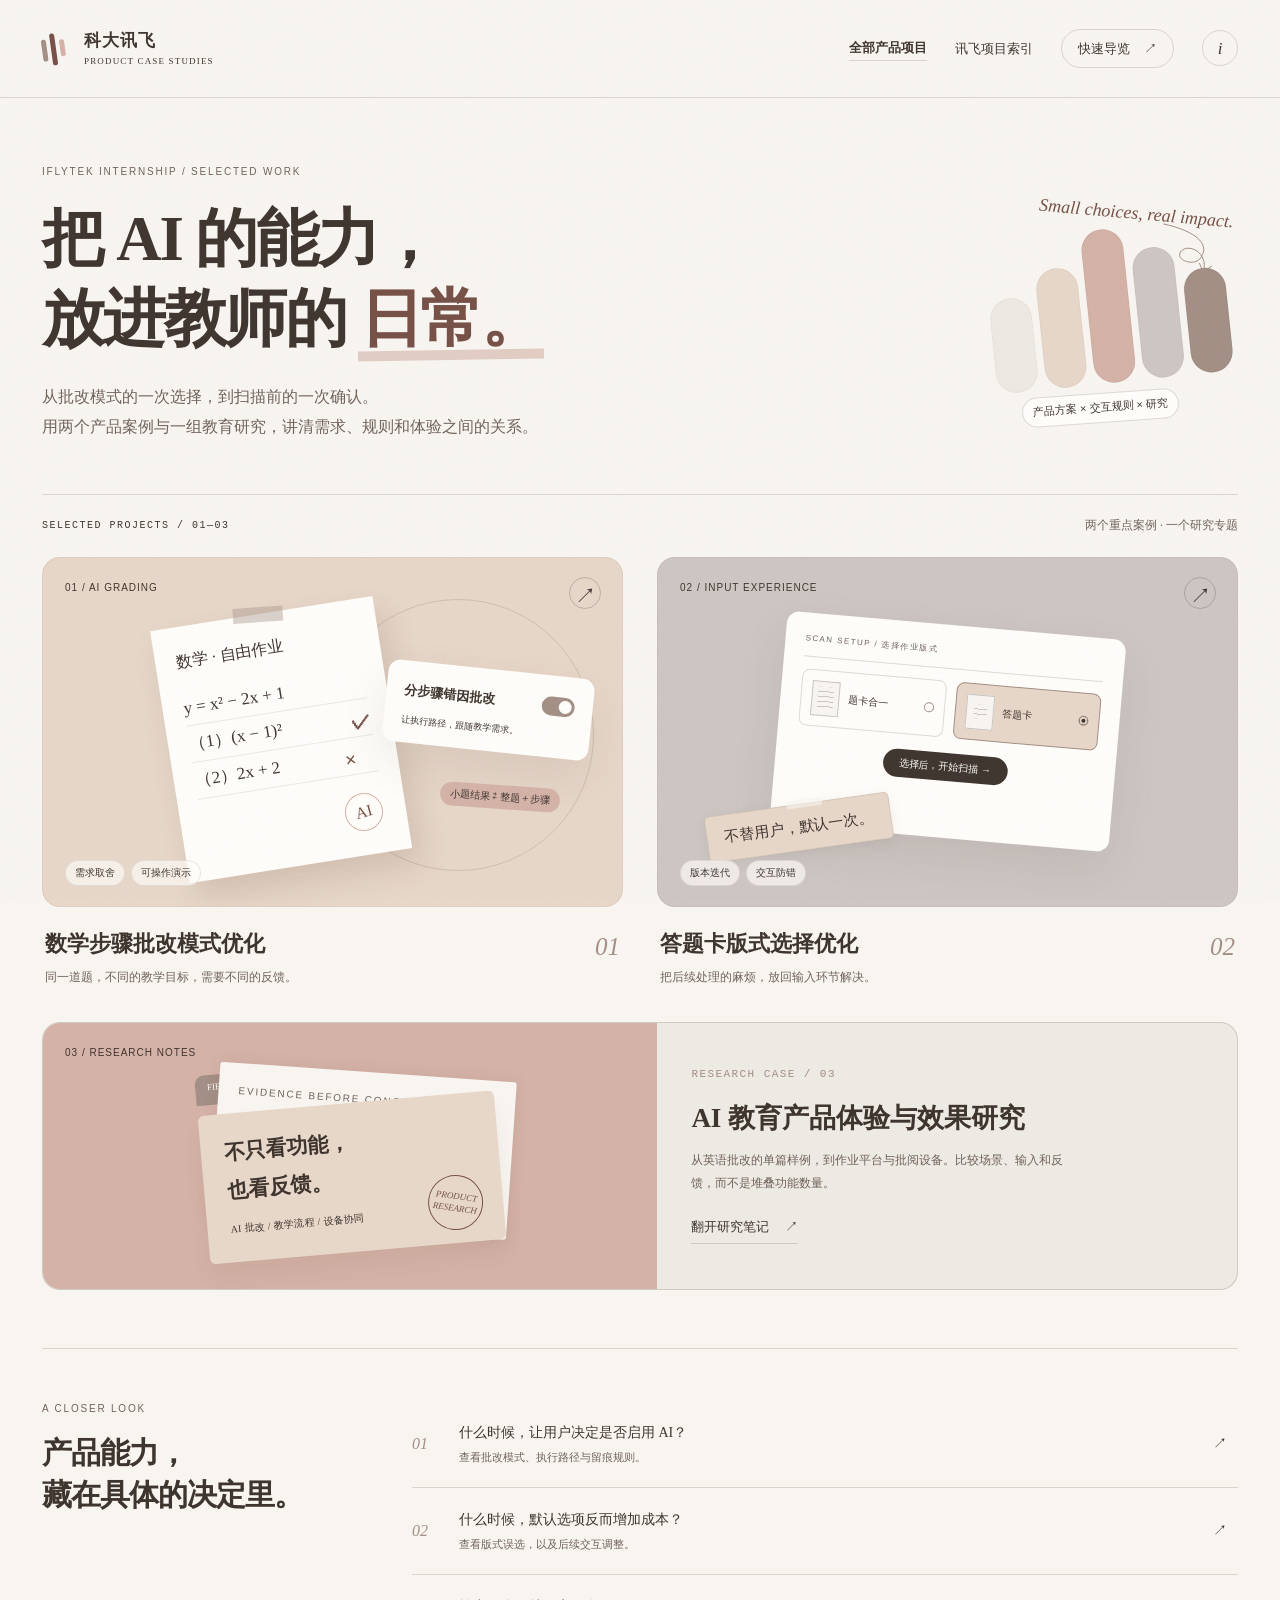
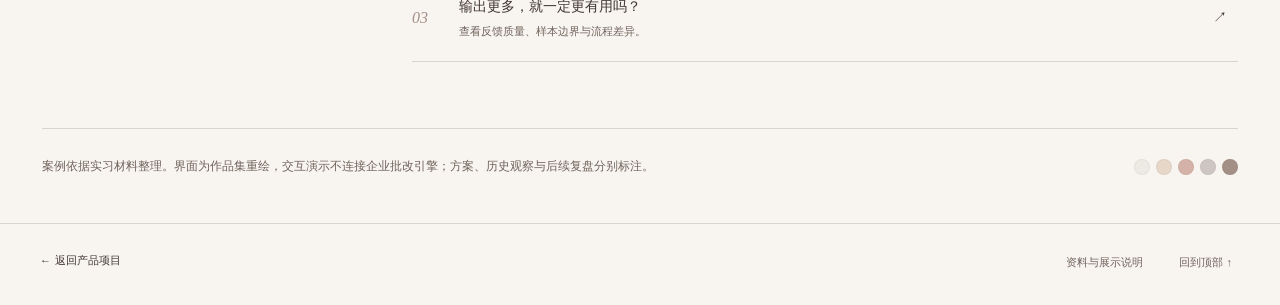
<file: iflytek/index.html>
<!doctype html>
<html lang="zh-CN">
<head>
  <meta charset="utf-8">
  <meta name="viewport" content="width=device-width,initial-scale=1">
  <meta name="description" content="科大讯飞实习项目作品集：数学步骤批改、答题卡版式优化与 AI 教育产品研究。可操作的规则演示与有依据的项目复盘。">
  <meta name="color-scheme" content="light">
  <meta name="robots" content="noindex,nofollow">
  <title>科大讯飞 · 产品实习作品</title>
  <link rel="canonical" href="https://yizero618.github.io/iflytek/">
  <link rel="icon" href="data:image/svg+xml,%3Csvg xmlns='http://www.w3.org/2000/svg' viewBox='0 0 40 40'%3E%3Crect width='40' height='40' rx='12' fill='%23D4B2A7'/%3E%3Cpath d='M12 12v16m8-12v12m8-20v20' stroke='%233F352F' stroke-width='3' stroke-linecap='round'/%3E%3C/svg%3E">
  <style>
:root{--wishbone:#EDE9E3;--pie:#E7D7C9;--apple:#D4B2A7;--china:#CDC6C3;--gravy:#A38F85;--paper:#F8F5F1;--white:#FFFDFA;--ink:#3F352F;--muted:#70635B;--line:rgba(83,63,51,.18);--rose-ink:#765046;--shadow:0 18px 45px rgba(78,56,44,.09);--sans:-apple-system,BlinkMacSystemFont,"Segoe UI","PingFang SC","Microsoft YaHei","Noto Sans CJK SC",sans-serif;--serif:"Iowan Old Style","Palatino Linotype","Noto Serif CJK SC","Songti SC","SimSun",serif;--mono:"SFMono-Regular",Consolas,"Liberation Mono",monospace}
*{box-sizing:border-box}html{scroll-behavior:smooth;scroll-padding-top:100px}body{margin:0;background:var(--paper);color:var(--ink);font-family:var(--sans);font-size:15px;line-height:1.8;-webkit-font-smoothing:antialiased}body:before{content:"";position:fixed;inset:0;pointer-events:none;z-index:90;opacity:.11;background-image:url("data:image/svg+xml,%3Csvg xmlns='http://www.w3.org/2000/svg' width='150' height='150'%3E%3Cfilter id='n'%3E%3CfeTurbulence type='fractalNoise' baseFrequency='.7' numOctaves='3' stitchTiles='stitch'/%3E%3C/filter%3E%3Crect width='100%25' height='100%25' opacity='.3' filter='url(%23n)'/%3E%3C/svg%3E")}a{color:inherit;text-decoration:none}button,input,select{font:inherit;color:inherit}button,a,select,input{-webkit-tap-highlight-color:transparent}button{cursor:pointer;border:0;background:none}button:disabled{cursor:not-allowed}button:focus-visible,a:focus-visible,select:focus-visible,input:focus-visible,summary:focus-visible{outline:2px solid var(--rose-ink);outline-offset:5px}::selection{background:var(--apple);color:var(--ink)}h1,h2,h3,h4,p{margin:0}h1,h2,h3,h4{text-wrap:balance}p{text-wrap:pretty}p+p{margin-top:15px}h1{font-family:var(--serif);font-weight:500;font-size:clamp(38px,4.9vw,68px);line-height:1.28;letter-spacing:-.035em}h2{font-family:var(--serif);font-weight:500;font-size:clamp(28px,3vw,40px);line-height:1.4;letter-spacing:-.035em}h3{font-size:20px;line-height:1.5;font-weight:600}h4{font-size:16px;line-height:1.6}small{font-size:12px}svg{display:block;max-width:100%}[hidden]{display:none!important}.skip{position:fixed;top:-60px;left:20px;background:var(--ink);color:var(--white);padding:10px 20px;z-index:200}.skip:focus{top:10px}.site-header{height:98px;max-width:1320px;margin:0 auto;padding:0 42px;display:flex;align-items:center;justify-content:space-between;border-bottom:1px solid var(--line)}.wordmark{display:flex;align-items:center;gap:13px;line-height:1.3;font-size:17px;font-weight:600;letter-spacing:.06em}.wordmark small{display:block;margin-top:4px;letter-spacing:.13em;font-size:9px;font-weight:500}.brand-symbol{display:flex;align-items:center;gap:4px;transform:rotate(-8deg);width:29px;height:35px}.brand-symbol i{width:5px;display:block;background:var(--gravy);border-radius:5px}.brand-symbol i:nth-child(1){height:22px}.brand-symbol i:nth-child(2){height:32px;background:var(--rose-ink)}.brand-symbol i:nth-child(3){height:17px;background:var(--apple)}.site-header nav{display:flex;align-items:center;gap:28px;font-size:13px}.site-header nav>a,.site-header nav>button{transition:opacity .2s}.site-header nav>a:hover,.site-header nav>button:hover{opacity:.7}.nav-guide{border:1px solid var(--line);border-radius:30px;padding:7px 16px}.nav-guide span{margin-left:10px}.circle-button{height:36px;width:36px;border:1px solid var(--line);border-radius:100%;font-size:20px;line-height:1;flex:none;display:grid;place-items:center}.site-header .circle-button{font-family:var(--serif);font-size:17px;font-style:italic}.reading-progress{position:fixed;top:0;left:0;right:0;height:3px;z-index:100}.reading-progress i{display:block;width:0;height:100%;background:var(--rose-ink);transition:width .1s}#main{max-width:1236px;margin:auto;outline:none}.eyebrow{display:block;font-size:10px;letter-spacing:.18em;line-height:1.6;text-transform:uppercase;font-family:var(--mono);color:var(--muted)}.muted{color:var(--muted)}.small{font-size:12px;line-height:1.8;color:var(--muted)}.tag{display:inline-flex;align-items:center;gap:6px;font-size:11px;line-height:1.6;border:1px solid var(--line);border-radius:20px;padding:5px 10px;white-space:nowrap}.tag.filled{background:var(--pie);border-color:transparent}.tag.rose{background:var(--apple);border-color:transparent}.tag.dot:before{content:"";width:5px;height:5px;border-radius:50%;background:var(--rose-ink)}.tags{display:flex;flex-wrap:wrap;gap:8px}.text-link{font-size:13px;display:inline-flex;gap:16px;align-items:center;border-bottom:1px solid var(--line);padding:5px 0}.button{display:inline-flex;justify-content:center;align-items:center;gap:24px;background:var(--ink);border:1px solid var(--ink);color:var(--white);border-radius:30px;min-height:45px;padding:10px 24px;font-size:13px;transition:transform .2s,background .2s}.button:hover{transform:translateY(-2px);background:#59483D}.button.secondary{background:transparent;color:var(--ink);border-color:var(--line)}.button.secondary:hover{background:var(--wishbone)}.button.compact{min-height:36px;padding:7px 15px;font-size:12px}.intro{padding:66px 0 52px;display:grid;grid-template-columns:minmax(0,1fr) 320px;gap:70px;align-items:center}.intro .eyebrow{margin-bottom:19px}.intro h1 em{font-style:normal;position:relative;display:inline-block;color:var(--rose-ink)}.intro h1 em:after{content:"";position:absolute;bottom:0;left:-1%;width:102%;height:10px;background:var(--apple);opacity:.6;z-index:-1;transform:rotate(-1deg)}.intro p{font-size:14px;color:var(--muted);max-width:510px;margin-top:22px;line-height:1.9}.intro-aside{position:relative;height:240px;display:grid;place-items:center}.orbit-note{position:absolute;top:14px;right:4px;transform:rotate(5deg);font-family:var(--serif);font-style:italic;color:var(--rose-ink);font-size:18px}.orbit-scribble{position:absolute;right:18px;top:46px;width:66px;transform:rotate(16deg)}.swatch-stack{display:flex;align-items:flex-end;height:160px;gap:7px;transform:rotate(-6deg);position:relative}.swatch-stack span{width:42px;height:130px;border-radius:45px;box-shadow:inset 0 0 0 1px rgba(63,53,47,.035)}.swatch-stack span:nth-child(1){background:var(--wishbone);height:95px}.swatch-stack span:nth-child(2){background:var(--pie);height:120px}.swatch-stack span:nth-child(3){background:var(--apple);height:154px}.swatch-stack span:nth-child(4){background:var(--china);height:131px}.swatch-stack span:nth-child(5){background:var(--gravy);height:105px}.intro-aside .tag{position:absolute;bottom:1px;left:44px;background:var(--white);transform:rotate(-4deg)}.section-label{display:flex;justify-content:space-between;align-items:center;gap:15px;padding:20px 0;border-top:1px solid var(--line);font-size:12px}.section-label>span:first-child{font-size:10px;letter-spacing:.15em;font-family:var(--mono)}.section-label>span:last-child{color:var(--muted)}.work-grid{display:grid;grid-template-columns:1fr 1fr;gap:34px;margin-bottom:58px}.project-card{display:block;min-width:0;position:relative}.cover{height:350px;border-radius:18px;position:relative;overflow:hidden;background:var(--pie);display:flex;justify-content:center;align-items:center;border:1px solid rgba(80,60,45,.06);transition:box-shadow .35s,transform .35s}.project-card:hover .cover{transform:translateY(-5px);box-shadow:var(--shadow)}.cover-label{position:absolute;top:21px;left:22px;font-family:var(--mono);font-size:10px;letter-spacing:.1em;z-index:3}.cover-arrow{position:absolute;right:21px;top:19px;width:32px;height:32px;border-radius:50%;border:1px solid rgba(63,53,47,.24);display:grid;place-items:center;font-size:21px;transition:background .25s,transform .25s;z-index:3}.project-card:hover .cover-arrow{transform:rotate(45deg);background:var(--white)}.cover-caption{position:absolute;bottom:20px;left:22px;display:flex;gap:6px;z-index:3}.cover-caption span{font-size:10px;background:rgba(255,253,250,.67);border:1px solid rgba(63,53,47,.1);padding:3px 9px;border-radius:20px}.project-caption{display:flex;justify-content:space-between;gap:20px;padding:20px 3px 0}.project-caption h3{font-size:22px;font-family:var(--serif);font-weight:600}.project-caption p{font-size:12px;margin-top:6px;color:var(--muted)}.case-no{font-family:var(--serif);font-size:25px;font-style:italic;color:var(--gravy);margin-top:-3px}.cover-math{background:var(--pie)}.cover-math:before{content:"";position:absolute;height:270px;width:270px;border:1px solid rgba(125,102,87,.22);border-radius:50%;right:28px;top:41px}.mini-paper{background:var(--white);box-shadow:8px 16px 30px rgba(94,62,39,.15);width:225px;height:255px;padding:22px 21px;position:relative;transform:rotate(-9deg) translateX(-52px);transition:transform .5s}.project-card:hover .mini-paper{transform:rotate(-5deg) translateX(-48px)}.mini-paper:before{content:"";width:50px;height:15px;background:rgba(163,143,133,.4);position:absolute;top:-7px;left:84px;transform:rotate(5deg)}.mini-paper h4{font-family:var(--serif);font-size:16px;font-weight:500}.mini-paper .paper-lines{margin-top:16px;font-family:var(--serif);font-size:17px;line-height:2.1}.paper-lines span{display:block;border-bottom:1px solid var(--wishbone)}.paper-lines .mark{display:inline;float:right;color:var(--rose-ink);font-size:20px}.mini-score{position:absolute;right:23px;bottom:24px;border:1px solid var(--apple);color:var(--rose-ink);border-radius:50%;width:38px;height:38px;display:grid;place-items:center;transform:rotate(-7deg);font-family:var(--serif)}.mini-toggle-card{position:absolute;right:55px;top:111px;background:var(--white);padding:15px 18px;width:207px;border-radius:12px;box-shadow:var(--shadow);transform:rotate(6deg);transition:transform .5s}.project-card:hover .mini-toggle-card{transform:rotate(1deg) translateY(-6px)}.mini-toggle-card .tiny-switch{float:right;width:33px;height:19px;border-radius:20px;background:var(--gravy);position:relative;margin-top:6px}.tiny-switch:after{content:"";position:absolute;right:3px;top:3px;height:13px;width:13px;background:var(--white);border-radius:50%}.mini-toggle-card strong{font-size:13px}.mini-toggle-card small{display:block;font-size:9px;margin-top:7px}.mini-pill{display:inline-block;background:var(--apple);font-size:10px;border-radius:16px;padding:3px 10px;position:absolute;right:62px;top:227px;transform:rotate(4deg)}.cover-layout{background:var(--china)}.layout-preview{width:368px;height:213px;background:var(--white);box-shadow:var(--shadow);border-radius:12px;transform:rotate(5deg);padding:20px;transition:transform .5s}.project-card:hover .layout-preview{transform:rotate(1deg) translateY(-4px)}.layout-preview .eyebrow{font-size:8px;border-bottom:1px solid var(--line);padding-bottom:10px;margin-bottom:12px}.mini-choices{display:grid;grid-template-columns:1fr 1fr;gap:10px}.mini-choice{border:1px solid var(--line);border-radius:8px;padding:10px;display:flex;align-items:center;gap:9px;font-size:10px}.mini-sheet{width:28px;height:35px;background:repeating-linear-gradient(to bottom,transparent,transparent 4px,var(--china) 4px,var(--china) 5px);background-size:16px 22px;background-position:center;background-repeat:no-repeat;border:1px solid var(--china);background-color:var(--paper);flex-shrink:0;position:relative}.mini-sheet.blank{background-size:13px 14px}.mini-radio{width:10px;height:10px;border:1px solid var(--gravy);border-radius:50%;margin-left:auto}.mini-choice.chosen{background:var(--pie);border-color:var(--gravy)}.mini-choice.chosen .mini-radio{box-shadow:inset 0 0 0 2px var(--pie);background:var(--ink)}.mini-scan{font-size:10px;text-align:center;border-radius:20px;width:125px;background:var(--ink);color:var(--white);padding:5px;margin:15px auto 0}.pencil-label{position:absolute;background:var(--pie);border:1px solid rgba(63,53,47,.1);padding:9px 17px;bottom:55px;left:48px;border-radius:5px;transform:rotate(-8deg);box-shadow:0 3px 12px #7561511a;font-family:var(--serif);font-size:15px}.pencil-label:after{content:"";height:8px;width:35px;position:absolute;top:-5px;left:45%;background:rgba(248,245,241,.6)}.research-card{grid-column:1/-1;display:grid;grid-template-columns:1.06fr 1fr;background:var(--wishbone);border:1px solid var(--line);border-radius:18px;overflow:hidden;min-height:250px;transition:transform .3s,box-shadow .3s}.research-card:hover{transform:translateY(-4px);box-shadow:var(--shadow)}.research-card .cover{height:100%;min-height:266px;border:0;border-radius:0;background:var(--apple)}.research-card:hover .cover{box-shadow:none;transform:none}.research-card .project-caption{padding:37px 34px;flex-direction:column;gap:15px;justify-content:center}.research-card .project-caption h3{font-size:27px;line-height:1.4}.research-card .project-caption p{max-width:380px;line-height:1.9;margin-top:12px}.research-card .case-no{font-size:11px;font-family:var(--mono);font-style:normal;letter-spacing:.13em}.research-card .text-link{align-self:flex-start}.dossier{width:297px;height:158px;position:relative;transform:rotate(-5deg);margin-top:8px}.dossier .folder-tab{position:absolute;top:-18px;left:0;width:110px;height:30px;border-radius:9px 9px 0 0;background:var(--gravy);font-size:9px;padding:4px 12px;color:var(--white)}.dossier .folder-paper{position:absolute;inset:0;background:var(--paper);border-radius:3px;transform:rotate(9deg) translate(12px,-10px);box-shadow:0 0 15px #7450401a;padding:20px}.folder-paper:after{content:"";display:block;height:70px;margin-top:17px;background:repeating-linear-gradient(to bottom,transparent,transparent 13px,var(--china) 14px,var(--china) 15px)}.folder-front{position:absolute;inset:22px 0 -13px;background:var(--pie);border-radius:6px;padding:21px 23px;box-shadow:0 14px 20px #74504015}.folder-front strong{font-family:var(--serif);font-size:21px;font-weight:500}.folder-front span{display:block;font-size:10px;margin-top:10px;letter-spacing:.03em}.round-stamp{position:absolute;width:55px;height:55px;border:1px solid var(--rose-ink);border-radius:50%;right:20px;bottom:13px;color:var(--rose-ink);display:grid;place-items:center;font-size:9px;line-height:1.3;text-align:center;transform:rotate(13deg)}.decision-index{display:grid;grid-template-columns:300px 1fr;gap:70px;padding:52px 0 66px;border-top:1px solid var(--line)}.decision-index h2{margin-top:15px;font-size:30px}.decision-list a{display:grid;grid-template-columns:35px 1fr 25px;gap:12px;padding:19px 0;border-bottom:1px solid var(--line);align-items:center;font-size:14px;transition:padding .2s}.decision-list a:hover{padding-left:8px}.decision-list em{font-family:var(--serif);font-size:16px;color:var(--gravy)}.decision-list strong{font-weight:500}.decision-list small{display:block;color:var(--muted);font-size:11px;margin-top:3px}.section-end{display:flex;justify-content:space-between;align-items:center;padding:27px 0;border-top:1px solid var(--line);gap:30px}.section-end p{font-size:12px;color:var(--muted);max-width:690px}.palette-dots{display:flex;gap:6px}.palette-dots i{width:16px;height:16px;border-radius:50%;border:1px solid #3f352f0c}.palette-dots i:nth-child(1){background:var(--wishbone)}.palette-dots i:nth-child(2){background:var(--pie)}.palette-dots i:nth-child(3){background:var(--apple)}.palette-dots i:nth-child(4){background:var(--china)}.palette-dots i:nth-child(5){background:var(--gravy)}.site-footer{max-width:1320px;margin:18px auto 0;padding:28px 42px 32px;border-top:1px solid var(--line);font-family:var(--mono);font-size:11px;display:flex;justify-content:space-between;gap:20px}.site-footer a>span{font-family:var(--sans);margin-left:10px;color:var(--muted)}.site-footer>div{display:flex;gap:24px}.site-footer button{font-family:var(--sans);font-size:11px;color:var(--muted)}
/* Case-study reading layout */
.case-back{display:inline-flex;gap:13px;font-size:12px;margin-top:31px;color:var(--muted)}.case-hero{padding:39px 0 41px;display:grid;grid-template-columns:minmax(0,1fr) 276px;gap:80px;align-items:end}.case-hero .eyebrow{margin-bottom:19px}.case-hero h1{font-size:clamp(36px,4.4vw,60px)}.case-hero h1 .accent{color:var(--rose-ink)}.case-hero>div>p{margin-top:24px;max-width:680px;font-size:14px;color:var(--muted)}.case-meta{border-left:1px solid var(--line);padding-left:28px;display:grid;gap:15px;margin:0}.case-meta dt{font-size:10px;letter-spacing:.08em;color:var(--muted)}.case-meta dd{font-size:12px;margin:4px 0 0;line-height:1.8}.case-summary{display:grid;grid-template-columns:repeat(3,1fr);background:var(--pie);border-radius:14px;padding:25px 30px;gap:33px;margin-bottom:47px}.case-summary>div+div{border-left:1px solid var(--line);padding-left:30px}.case-summary span{font-size:10px;font-family:var(--mono);letter-spacing:.08em;color:var(--muted);display:block;margin-bottom:8px}.case-summary p{font-size:13px;line-height:1.9}.case-layout{display:grid;grid-template-columns:155px minmax(0,1fr);gap:48px;align-items:start}.toc{position:sticky;top:30px;display:flex;flex-direction:column;gap:9px;padding:5px 0 25px}.toc .eyebrow{margin-bottom:12px;font-size:9px}.toc a{font-size:11px;color:var(--muted);display:flex;gap:14px;padding:6px 0;border-right:2px solid transparent;transition:color .2s}.toc a.active{color:var(--ink);border-right-color:var(--gravy);font-weight:600}.toc a span{font-family:var(--mono);font-size:10px;color:var(--gravy)}.case-content{min-width:0}.case-section{padding:0 0 53px;scroll-margin-top:30px}.case-section+.case-section{padding-top:43px;border-top:1px solid var(--line)}.case-section>.eyebrow{margin-bottom:14px}.case-section>h2{margin-bottom:20px}.case-section>.lead{font-size:14px;color:var(--muted);max-width:775px;margin-bottom:24px;line-height:1.95}.ref-button{border-bottom:1px solid var(--line);font-size:10px;color:var(--muted);font-family:var(--mono);padding:0 2px;vertical-align:super;margin-left:4px;line-height:1.4}.ref-button:hover{color:var(--rose-ink)}.notice{font-size:12px;line-height:1.9;padding:17px 20px;border-left:2px solid var(--gravy);background:var(--wishbone);border-radius:0 8px 8px 0;color:var(--muted);margin-top:20px}.notice strong{color:var(--ink);font-weight:600}.quote-panel{background:var(--apple);border-radius:13px;padding:26px 30px;position:relative}.quote-panel:before{content:"“";font-family:var(--serif);position:absolute;right:24px;top:0;font-size:95px;color:#fffcf53f;line-height:1.1}.quote-panel h3{font-family:var(--serif);font-size:24px;font-weight:500;max-width:680px;position:relative}.quote-panel p{font-size:12px;margin-top:12px;max-width:720px}.duo{display:grid;grid-template-columns:1fr 1fr;gap:20px}.info-card{border:1px solid var(--line);border-radius:11px;padding:23px;background:var(--white)}.info-card.tinted{background:var(--wishbone)}.info-card .eyebrow{margin-bottom:12px}.info-card h3{font-size:18px;margin:10px 0}.info-card p{font-size:12px;color:var(--muted);line-height:1.95}.info-card .large-symbol{font-family:var(--serif);font-size:32px;color:var(--rose-ink);margin-bottom:10px;line-height:1.4}.info-card .tag{margin-bottom:12px}.mini-flow{display:flex;align-items:center;gap:8px;flex-wrap:wrap;font-size:11px;margin:17px 0}.mini-flow>span{background:var(--wishbone);padding:5px 8px;border-radius:5px}.mini-flow>b{font-size:13px;font-weight:400}.info-card.selected{border:1px solid var(--gravy);background:var(--pie)}details{border-bottom:1px solid var(--line)}summary{cursor:pointer;list-style:none;font-size:13px;padding:18px 0;display:flex;align-items:center;justify-content:space-between;gap:18px;font-weight:500}summary:after{content:"+";font-size:22px;font-weight:400;color:var(--gravy)}details[open]>summary:after{content:"−"}summary::-webkit-details-marker{display:none}.details-content{padding:0 0 20px;font-size:12px;color:var(--muted)}.details-content p{line-height:1.95}.table-wrap{overflow:auto;border:1px solid var(--line);border-radius:10px;margin-top:20px}table{width:100%;border-collapse:collapse;font-size:12px;line-height:1.9}th,td{text-align:left;vertical-align:top;padding:13px 16px;border-bottom:1px solid var(--line)}th{font-weight:500;background:var(--wishbone);font-size:11px}tr:last-child td{border-bottom:0}td:first-child{white-space:nowrap}td{color:var(--muted)}.next-case{display:flex;justify-content:space-between;align-items:center;gap:30px;padding:26px 30px;background:var(--pie);border-radius:12px;margin-top:10px;margin-bottom:45px}.next-case h3{font-family:var(--serif);font-size:24px;font-weight:500;margin-top:8px}.next-case>span{font-size:34px}.next-case:hover{background:var(--apple)}
/* Interactive mathematics demonstration */
.lab{background:var(--wishbone);border:1px solid var(--line);border-radius:15px;overflow:hidden}.lab-top{padding:17px 22px;border-bottom:1px solid var(--line);display:flex;justify-content:space-between;align-items:center;gap:15px}.lab-top .eyebrow{font-size:9px}.lab-top .small{font-size:10px}.lab-top button{font-size:11px;color:var(--muted);border-bottom:1px solid var(--line)}.lab-body{display:grid;grid-template-columns:1fr 1.06fr;min-height:410px}.lab-controls{padding:25px;border-right:1px solid var(--line);min-width:0}.control-caption{font-size:9px;font-family:var(--mono);letter-spacing:.1em;color:var(--muted);margin-bottom:13px}.switch-row{display:flex;justify-content:space-between;align-items:center;gap:20px}.switch-row h4{font-size:14px}.switch-row p{font-size:11px;line-height:1.8;color:var(--muted);margin-top:7px}.switch{width:43px;height:25px;position:relative;flex:none;border:1px solid #b5aaa1;border-radius:30px;background:#d6cec7;transition:background .2s;padding:0}.switch:before{content:"";position:absolute;width:17px;height:17px;left:3px;top:3px;background:var(--white);border-radius:50%;box-shadow:0 1px 3px #59483d2a;transition:transform .2s}.switch[aria-checked=true]{background:var(--rose-ink);border-color:var(--rose-ink)}.switch[aria-checked=true]:before{transform:translateX(18px)}.switch:disabled{opacity:.4}.control-group+.control-group{border-top:1px solid var(--line);margin-top:21px;padding-top:20px}.control-group .state-note{font-size:10px;margin-top:12px;color:var(--muted);line-height:1.9}.ghost-control{padding:15px;border:1px dashed var(--line);border-radius:8px;font-size:11px;color:var(--muted)}.memory-row{display:grid;grid-template-columns:1fr 1fr;gap:10px;margin-top:15px}.field label{display:block;font-size:10px;color:var(--muted);margin-bottom:6px}.field select{font-size:11px;width:100%;padding:8px 27px 8px 9px;background:var(--white);border:1px solid var(--line);border-radius:6px;min-height:37px}.lab-output{padding:25px;display:flex;flex-direction:column;align-items:center;justify-content:center;position:relative;background:var(--pie);overflow:hidden}.lab-output:before{content:"";position:absolute;inset:20px;border:1px solid rgba(103,82,65,.12);border-radius:50%;pointer-events:none}.answer-paper{width:min(100%,275px);min-height:300px;background:var(--white);padding:22px 22px 18px;box-shadow:0 9px 22px #7a5b4226;transform:rotate(2deg);position:relative;border-radius:2px;transition:transform .25s}.answer-paper .eyebrow{font-size:8px;letter-spacing:.12em}.answer-paper h4{font-size:15px;font-family:var(--serif);border-bottom:1px solid var(--line);padding-bottom:12px;margin-top:8px;font-weight:500}.problem-text{font-size:10px;line-height:1.9;margin-top:12px;color:var(--muted)}.equation{font-family:var(--serif);font-size:18px;line-height:2.15;margin-top:8px}.equation>div{border-bottom:1px solid var(--wishbone);display:flex;justify-content:space-between}.equation .mark{color:var(--rose-ink);font-size:19px}.annotation{font-size:9px;color:var(--rose-ink);line-height:1.8;padding:7px 9px;border-left:2px solid var(--apple);background:#d4b2a71f;margin-top:12px}.paper-result{border-top:1px solid var(--line);padding-top:10px;margin-top:17px;font-size:10px;line-height:1.8}.paper-result b{color:var(--rose-ink);font-size:12px;font-weight:600}.lab-output .output-caption{position:relative;font-size:10px;margin-top:18px;color:var(--muted);max-width:270px;text-align:center;line-height:1.7}.pipeline{display:flex;align-items:center;justify-content:center;gap:14px;border-top:1px solid var(--line);padding:17px 15px;background:var(--white)}.pipeline .node{font-size:10px;padding:7px 12px;border-radius:7px;border:1px solid var(--line);text-align:center;line-height:1.7}.pipeline .node.active{background:var(--apple);border-color:var(--apple)}.pipeline>span{font-size:14px;color:var(--gravy)}.lab-foot{font-size:10px;color:var(--muted);padding:13px 22px;background:var(--white);border-top:1px solid var(--line);line-height:1.9}.advanced{margin:20px 0 0}.advanced summary{font-size:11px;padding:9px 0}.advanced .memory-row{margin-top:8px}.check-field{display:flex;gap:8px;align-items:flex-start;font-size:11px;line-height:1.7;margin:13px 0}.check-field input{accent-color:var(--rose-ink);margin-top:3px}.rule-note{border-left:2px solid var(--gravy);padding-left:10px;font-size:10px;color:var(--muted);margin-top:11px}.verification{margin-top:18px;display:flex;gap:16px;align-items:center;flex-wrap:wrap}.verification .small{font-size:11px;flex:1;min-width:200px}.test-results{margin-top:15px;padding:15px 18px;border:1px solid var(--line);border-radius:9px;background:var(--white);font-size:11px;line-height:1.9}.test-results>div{display:flex;justify-content:space-between;border-bottom:1px solid var(--line);padding:7px 0;gap:15px}.test-results>div:last-child{border:0}.test-results b{font-weight:500;color:var(--rose-ink)}.empty-output{width:100%;max-width:275px;min-height:280px;display:flex;align-items:center;justify-content:center;flex-direction:column;border:1px dashed #8c786a77;border-radius:10px;text-align:center;background:#fffdf940;padding:24px;position:relative}.empty-output .large-symbol{font-size:40px;color:var(--gravy);margin-bottom:10px}.empty-output h4{font-size:14px;margin-bottom:10px}.empty-output p{font-size:11px;line-height:1.9}
/* Layout experiment */
.segmented{display:flex;padding:4px;border:1px solid var(--line);border-radius:25px;background:var(--paper);gap:3px}.segmented button{font-size:11px;border-radius:20px;padding:6px 15px;white-space:nowrap;transition:background .2s}.segmented button[aria-selected=true],.segmented button[aria-pressed=true]{background:var(--ink);color:var(--white)}.scan-lab .lab-top{flex-wrap:wrap}.scenario-bar{padding:17px 22px;display:flex;justify-content:space-between;align-items:center;gap:20px;border-bottom:1px solid var(--line);background:var(--white)}.scenario-bar>span{font-size:11px}.scenario-bar select{background:var(--paper);border:1px solid var(--line);font-size:11px;border-radius:6px;padding:6px 10px;max-width:55%}.scan-body{padding:28px 23px;display:grid;grid-template-columns:.8fr 1.2fr .83fr;gap:22px;align-items:start}.scan-column{min-width:0}.scan-column h4{font-size:12px;margin-bottom:14px}.scan-column h4>span{font-family:var(--mono);color:var(--gravy);font-size:10px;margin-right:8px}.source-paper{width:150px;max-width:100%;height:195px;padding:17px 15px;position:relative;background:var(--white);box-shadow:var(--shadow);transform:rotate(-4deg);margin-top:22px}.source-paper h5{margin:0 0 14px;font-family:var(--serif);font-size:12px;font-weight:500;text-align:center}.source-paper .stem{font-size:8px;line-height:1.9}.source-paper .blanks{font-family:var(--serif);font-size:11px;line-height:2.5}.scan-choices{display:grid;gap:11px}.scan-choice{display:grid;grid-template-columns:30px 1fr 14px;align-items:center;gap:10px;border:1px solid var(--line);border-radius:10px;background:var(--paper);padding:13px 12px;cursor:pointer;text-align:left;width:100%}.scan-choice[aria-checked=true]{border-color:var(--rose-ink);background:var(--pie)}.scan-choice h5{font-size:12px;margin:0;font-weight:500}.scan-choice small{font-size:9px;color:var(--muted);display:block;margin-top:3px}.scan-choice .radio{width:13px;height:13px;border:1px solid var(--gravy);border-radius:50%}.scan-choice[aria-checked=true] .radio{background:var(--rose-ink);box-shadow:inset 0 0 0 3px var(--pie);border-color:var(--rose-ink)}.example-link{font-size:10px;color:var(--muted);text-decoration:underline;text-underline-offset:4px;margin-top:9px;padding:0}.scan-trigger{display:block;width:100%;border-radius:25px;background:var(--ink);color:var(--white);font-size:11px;padding:11px 8px;margin-top:16px;transition:background .2s}.scan-trigger[aria-disabled=true]{background:var(--china);color:#65564e;cursor:help}.scanner-icon{position:relative;height:96px;width:120px;max-width:100%;margin:26px auto 8px}.scanner-icon .printer-top{position:absolute;height:46px;top:13px;left:7px;right:7px;background:var(--gravy);border:1px solid #766257;border-radius:8px}.scanner-icon .printer-base{position:absolute;top:45px;left:0;right:0;height:42px;background:var(--china);border:1px solid #97887d;border-radius:4px 4px 9px 9px}.scanner-icon .printer-slot{height:5px;background:var(--ink);position:absolute;top:52px;left:18px;right:18px;border-radius:4px}.scanner-icon .printer-paper{height:50px;width:61px;background:var(--white);position:absolute;top:-3px;left:29px;transform:skewX(-8deg);border:1px solid #c9bcb2;background-image:repeating-linear-gradient(to bottom,transparent,transparent 6px,var(--china) 7px,var(--china) 8px);background-position:10px 9px;background-size:38px 24px;background-repeat:no-repeat}.scanner-icon.scanning .printer-paper{animation:paperFeed 1s ease-in-out}.scan-feedback{margin:0 22px 21px;font-size:11px;line-height:1.9;min-height:63px;padding:14px 17px;background:var(--white);border:1px solid var(--line);border-radius:8px}.scan-feedback.warning{background:#d4b2a738;border-color:var(--apple)}.scan-feedback strong{font-weight:600;display:block;font-size:12px;margin-bottom:3px}.scan-help{margin:0 22px 20px}.examples-grid{display:grid;grid-template-columns:1fr 1fr;gap:15px}.examples-grid>div{padding:15px;background:var(--white);border:1px solid var(--line);border-radius:9px;font-size:11px}.examples-grid .mini-flow{font-size:10px;margin:10px 0 0}.timeline{display:grid;grid-template-columns:repeat(3,1fr);gap:18px;counter-reset:timeline;margin-top:22px}.timeline>div{padding:22px;background:var(--wishbone);border-radius:10px;border-top:2px solid var(--gravy)}.timeline .eyebrow{font-size:9px}.timeline h4{font-size:14px;margin:11px 0 10px}.timeline p{font-size:11px;line-height:1.95;color:var(--muted)}.delivery-grid{display:grid;grid-template-columns:1fr 1fr;gap:25px}.delivery-grid h4{font-size:13px;padding:0 0 11px;border-bottom:1px solid var(--line);margin-bottom:11px}.delivery-grid p{font-size:12px;color:var(--muted);line-height:2}.delivery-grid .eyebrow{margin-bottom:11px;font-size:9px}
/* Research */
.research-tabs{position:sticky;top:0;z-index:20;background:var(--paper);border-bottom:1px solid var(--line);display:flex;gap:32px;padding:0 3px;margin:0 0 34px;overflow:auto}.research-tabs button{padding:17px 0;font-size:13px;border-bottom:2px solid transparent;white-space:nowrap}.research-tabs button[aria-selected=true]{border-color:var(--rose-ink);font-weight:600}.research-tabs button span{font-family:var(--mono);color:var(--gravy);margin-right:10px;font-size:10px}.research-intro{display:grid;grid-template-columns:1fr 220px;gap:50px;margin:32px 0}.research-intro .lead{font-size:14px;color:var(--muted);line-height:1.95}.sample-note{border-left:1px solid var(--line);padding-left:25px;display:flex;gap:25px;align-items:start}.sample-note strong{font-family:var(--serif);font-size:32px;font-weight:400;display:block;line-height:1.25}.sample-note span{font-size:10px;color:var(--muted);display:block;margin-top:8px}.evaluation{border:1px solid var(--line);border-radius:14px;overflow:hidden;margin-top:27px;background:var(--white)}.evaluation-top{padding:20px 25px;background:var(--wishbone);display:flex;align-items:center;justify-content:space-between;gap:20px;flex-wrap:wrap}.evaluation-body{padding:30px}.score-grid{display:grid;grid-template-columns:repeat(3,1fr);gap:20px}.score-card{background:var(--paper);border:1px solid var(--line);padding:22px;border-radius:10px}.score-card .eyebrow{font-size:9px}.score-card strong{font-size:47px;line-height:1.3;font-family:var(--serif);font-weight:400;display:block;margin:8px 0 10px;color:var(--rose-ink)}.score-card p{font-size:11px;color:var(--muted)}.score-card strong small{font-family:var(--sans);font-size:11px;margin-left:7px}.study-caption{font-size:12px;margin-top:24px;color:var(--muted);line-height:1.9}.raw-table{background:var(--paper);padding:17px 20px;border:1px solid var(--line);border-radius:9px;font-size:12px}.raw-table p{line-height:1.9}.raw-table strong{font-weight:600}.research-block{padding-top:43px;margin-top:43px;border-top:1px solid var(--line)}.research-block>h2{margin-bottom:18px}.research-block .lead{font-size:14px;color:var(--muted);margin-bottom:23px}.criteria-grid{display:grid;grid-template-columns:repeat(3,1fr);gap:17px}.criteria-grid .info-card{padding:22px}.criteria-grid h3{font-size:16px}.criteria-grid .number{font-family:var(--serif);font-style:italic;font-size:26px;color:var(--gravy)}.task-chain{display:grid;grid-template-columns:repeat(6,1fr);gap:10px;margin:28px 0}.task-chain button{padding:16px 8px;background:var(--wishbone);border-radius:9px;border:1px solid var(--line);font-size:12px;line-height:1.7}.task-chain button span{display:block;font-size:9px;font-family:var(--mono);margin-bottom:8px;color:var(--muted)}.task-chain button[aria-selected=true]{background:var(--apple);border-color:var(--gravy)}.task-description{padding:26px 28px;background:var(--white);border:1px solid var(--line);border-radius:12px}.task-description h3{font-family:var(--serif);font-size:24px;font-weight:500;margin-bottom:15px}.task-description .duo{gap:28px}.task-description .duo>div{padding:18px;background:var(--paper);border-radius:8px}.task-description h4{font-size:12px;margin-bottom:8px}.task-description p{font-size:12px;line-height:1.9;color:var(--muted)}.process-board{background:var(--wishbone);border-radius:13px;border:1px solid var(--line);padding:29px;margin:24px 0}.process-row+.process-row{border-top:1px solid var(--line);padding-top:25px;margin-top:25px}.process-row h4{font-size:14px;margin-bottom:7px}.process-row>.small{font-size:11px}.process-steps{display:flex;align-items:stretch;gap:8px;margin-top:18px;flex-wrap:wrap}.process-steps>span{padding:12px 13px;font-size:11px;border:1px solid var(--line);background:var(--white);border-radius:7px}.process-steps>span.manual{background:var(--pie);border-style:dashed}.process-steps>b{display:grid;align-items:center;font-size:14px;font-weight:400;color:var(--gravy)}.scope-tool{display:flex;gap:16px;align-items:end;flex-wrap:wrap;background:var(--wishbone);padding:23px;border-radius:10px;margin-top:23px}.scope-tool .field{flex:1;min-width:100px}.scope-result{flex-basis:100%;padding-top:15px;border-top:1px solid var(--line);font-size:12px;line-height:1.9}.strategy-table{margin-top:25px}.evidence-note{font-size:11px;color:var(--muted);line-height:1.9;padding-top:20px}.research-view{min-height:720px;animation:fadeIn .3s ease}
/* Dialog, guide and display */
.info-dialog{width:min(680px,calc(100vw - 32px));max-height:85vh;border:1px solid var(--line);border-radius:18px;background:var(--paper);color:var(--ink);box-shadow:0 25px 100px #211a1444;padding:28px;overflow:auto}.info-dialog::backdrop{background:#40352e66;backdrop-filter:blur(5px)}.dialog-heading{display:flex;justify-content:space-between;align-items:start;gap:20px;padding-bottom:20px;border-bottom:1px solid var(--line);margin-bottom:20px}.dialog-heading h2{font-size:28px;margin-top:8px}.dialog-heading .circle-button{font-size:24px}.source-entry{border-bottom:1px solid var(--line);padding:17px 0}.source-entry:first-child{padding-top:0}.source-entry h3{font-size:13px;margin-bottom:7px;line-height:1.8}.source-entry h3 span{font-family:var(--mono);font-size:11px;color:var(--gravy);margin-right:9px}.source-entry p{font-size:12px;line-height:1.9;color:var(--muted)}.source-entry .tag{font-size:10px;padding:3px 8px;margin:0 0 10px}.dialog-note{font-size:12px;line-height:1.9;background:var(--wishbone);padding:17px;border-radius:9px;margin:17px 0}.guide-nav{display:flex;justify-content:space-between;gap:20px;margin-top:24px;align-items:center}.guide-nav .small{font-family:var(--mono);font-size:10px}.guide-card{background:var(--pie);border-radius:12px;padding:27px;margin-top:20px;min-height:225px}.guide-card h3{font-family:var(--serif);font-size:29px;font-weight:500;margin-bottom:15px}.guide-card p{font-size:13px;line-height:1.95}.guide-card .text-link{margin-top:19px;font-size:12px}.toast{position:fixed;bottom:26px;left:50%;transform:translate(-50%,20px);opacity:0;pointer-events:none;z-index:200;background:var(--ink);color:var(--white);padding:10px 20px;border-radius:25px;font-size:12px;max-width:90vw;transition:opacity .2s,transform .2s}.toast.visible{opacity:1;transform:translate(-50%,0)}.no-js{padding:40px}.route-enter{animation:fadeIn .4s ease}.reveal{opacity:0;transform:translateY(12px);transition:opacity .6s,transform .6s}.reveal.is-visible{opacity:1;transform:none}.sr-only{position:absolute;clip:rect(0,0,0,0);width:1px;height:1px;margin:-1px;overflow:hidden;white-space:nowrap}.embedded .site-header{max-width:1236px;padding-left:0;padding-right:0;height:76px}.embedded .nav-home{display:none}.embedded .intro{padding-top:45px}.embedded .site-footer{padding-left:0;padding-right:0;max-width:1236px}.embed-label{display:none}.embedded .embed-label{display:inline}
@keyframes fadeIn{from{opacity:0;transform:translateY(8px)}to{opacity:1;transform:none}}@keyframes paperFeed{0%{transform:translateY(0) skewX(-8deg)}60%{transform:translateY(26px) skewX(-8deg)}100%{transform:translateY(0) skewX(-8deg)}}
@media(min-width:1500px){#main{max-width:1280px}.site-header,.site-footer{max-width:1364px}.intro{padding-top:82px;padding-bottom:65px}.cover{height:370px}}
@media(max-width:1320px){#main{margin:0 42px}.intro{gap:40px;grid-template-columns:minmax(0,1fr) 260px}.mini-toggle-card{right:30px}.case-hero{gap:40px}.case-layout{gap:32px;grid-template-columns:140px minmax(0,1fr)}.layout-preview{width:340px}.scan-body{gap:15px;padding:25px 19px}.embedded .site-header,.embedded .site-footer{margin-left:42px;margin-right:42px}}
@media(max-width:1050px){.intro{grid-template-columns:minmax(0,1fr) 220px}.intro-aside{transform:scale(.85);transform-origin:right center}.cover{height:310px}.mini-paper{width:195px;height:225px;transform:rotate(-9deg) translateX(-35px);padding:18px}.mini-toggle-card{width:180px;right:21px;top:116px;padding:13px}.mini-toggle-card strong{font-size:11px}.mini-pill{right:27px;top:217px}.layout-preview{width:300px;height:200px;padding:17px}.pencil-label{font-size:12px;bottom:46px;left:34px}.research-card .project-caption{padding:25px}.case-layout{grid-template-columns:1fr;gap:0}.toc{position:sticky;top:0;z-index:20;flex-direction:row;gap:22px;overflow:auto;background:var(--paper);padding:13px 0;margin-bottom:30px;border-bottom:1px solid var(--line)}.toc .eyebrow{display:none}.toc a{white-space:nowrap;border:0;border-bottom:2px solid transparent;padding:2px 0}.toc a.active{border-bottom-color:var(--gravy)}.case-section{scroll-margin-top:80px}.case-hero{grid-template-columns:minmax(0,1fr) 220px}.case-meta{padding-left:20px}.decision-index{grid-template-columns:240px 1fr;gap:40px}.research-intro{gap:30px}.research-tabs{gap:24px}.case-summary{gap:20px;padding:22px}.case-summary>div+div{padding-left:20px}}
@media(max-width:760px){html{scroll-padding-top:70px}.site-header{height:78px;padding:0 22px}.wordmark{font-size:14px;gap:9px}.wordmark small{font-size:7px}.brand-symbol{transform:scale(.8) rotate(-8deg);transform-origin:left;width:25px}.site-header nav{gap:14px;font-size:11px}.site-header .nav-home{display:none}.nav-guide{padding:6px 11px;font-size:11px}.nav-guide span{margin-left:5px}.circle-button{width:31px;height:31px}#main{margin:0 23px}.intro{padding:43px 0 37px;grid-template-columns:1fr;gap:0}.intro h1{font-size:clamp(36px,7.5vw,53px)}.intro .eyebrow{font-size:9px;margin-bottom:17px}.intro p{font-size:12px;margin-top:21px;max-width:470px;padding-right:15px}.intro-aside{display:none}.section-label{padding:17px 0}.section-label>span:last-child{font-size:10px}.work-grid{gap:28px 20px;margin-bottom:38px}.cover{height:265px}.cover-label{top:15px;left:15px;font-size:8px}.cover-arrow{right:14px;top:13px;width:28px;height:28px;font-size:18px}.cover-caption{left:15px;bottom:15px}.cover-caption span{font-size:8px;padding:3px 7px}.mini-paper{width:155px;height:190px;padding:15px;transform:rotate(-9deg) translateX(-15px)}.mini-paper h4{font-size:12px}.mini-paper .paper-lines{font-size:13px;margin-top:10px}.mini-paper:before{left:55px;width:40px}.mini-score{width:28px;height:28px;font-size:10px;right:16px;bottom:15px}.mini-toggle-card{width:155px;right:8px;top:115px;padding:11px;transform:rotate(6deg)}.mini-toggle-card small{font-size:8px}.mini-toggle-card .tiny-switch{width:26px;height:16px}.tiny-switch:after{width:10px;height:10px}.mini-pill{font-size:8px;right:15px;top:193px}.layout-preview{width:225px;height:166px;padding:12px}.mini-choice{gap:5px;font-size:8px;padding:7px}.mini-sheet{width:20px;height:29px}.mini-radio{width:8px;height:8px}.mini-scan{font-size:8px;width:100px;margin-top:13px}.pencil-label{bottom:41px;left:14px;font-size:11px;padding:6px 10px}.project-caption{padding:14px 1px 0;gap:10px}.project-caption h3{font-size:18px}.project-caption p{font-size:10px;line-height:1.8;margin-top:5px}.case-no{font-size:20px}.research-card{grid-template-columns:1fr 1fr}.research-card .cover{min-height:225px}.dossier{transform:rotate(-5deg) scale(.7);flex:none}.research-card .project-caption{padding:20px}.research-card .project-caption h3{font-size:21px}.research-card .project-caption p{font-size:10px}.research-card .text-link{font-size:11px}.decision-index{grid-template-columns:1fr;gap:20px;padding:31px 0 37px}.decision-index h2{font-size:25px;margin-top:10px}.decision-list a{padding:15px 0;font-size:12px}.decision-list small{font-size:10px}.section-end{padding:20px 0}.section-end p{font-size:10px}.palette-dots{gap:4px}.palette-dots i{width:12px;height:12px}.site-footer{padding:21px 23px;font-size:9px;gap:18px}.site-footer a>span{display:none}.site-footer>div{gap:16px}.site-footer button{font-size:10px}.case-back{margin-top:25px;font-size:11px}.case-hero{padding:29px 0 27px;display:block}.case-hero h1{font-size:clamp(32px,6.5vw,48px)}.case-hero .eyebrow{font-size:9px;margin-bottom:17px}.case-hero>div>p{font-size:12px;margin-top:19px}.case-meta{border-left:0;border-top:1px solid var(--line);padding:17px 0 0;grid-template-columns:repeat(3,1fr);gap:16px;margin-top:24px}.case-meta dt{font-size:9px}.case-meta dd{font-size:10px;line-height:1.8}.case-summary{gap:14px;padding:19px;border-radius:10px;margin-bottom:20px}.case-summary>div+div{padding-left:14px}.case-summary span{font-size:9px;margin-bottom:7px}.case-summary p{font-size:11px;line-height:1.8}.toc{gap:20px;margin-bottom:28px}.toc a{font-size:10px;gap:7px}.case-section{padding-bottom:32px}.case-section+.case-section{padding-top:30px}.case-section h2{font-size:27px;margin-bottom:17px}.case-section>.eyebrow{font-size:9px}.case-section>.lead{font-size:12px;margin-bottom:21px}.quote-panel{padding:22px}.quote-panel h3{font-size:21px}.quote-panel p{font-size:11px}.duo{gap:14px}.info-card{padding:17px}.info-card h3{font-size:16px}.info-card p{font-size:11px}.info-card .large-symbol{font-size:27px}.lab-top{padding:15px 18px}.lab-top .small{font-size:9px}.lab-controls{padding:22px}.lab-body{grid-template-columns:1fr 1fr}.lab-output{padding:20px}.answer-paper{padding:17px;min-height:270px}.equation{font-size:16px}.control-group+.control-group{margin-top:18px;padding-top:17px}.control-caption{font-size:8px}.switch-row h4{font-size:12px}.switch-row p{font-size:10px}.memory-row{gap:8px}.field select{font-size:10px}.pipeline{gap:7px}.pipeline .node{font-size:9px;padding:6px 8px}.lab-foot{font-size:9px;padding:12px 17px}.scan-body{grid-template-columns:.7fr 1fr;gap:20px;padding:23px 19px}.scan-column:last-child{grid-column:1/-1;display:flex;align-items:center;gap:20px;border-top:1px solid var(--line);padding-top:13px;flex-wrap:wrap}.scan-column:last-child h4{margin:0;width:90px}.scan-column:last-child .scanner-icon{margin:0;height:63px;width:100px;transform:scale(.65);transform-origin:center}.scan-trigger{margin:0;flex:1;min-width:120px;max-width:240px}.timeline{gap:12px}.timeline>div{padding:17px}.timeline h4{font-size:12px}.timeline p{font-size:10px}.notice{font-size:11px;padding:14px 17px}.next-case{padding:22px;margin-bottom:30px}.next-case h3{font-size:21px}.next-case .eyebrow{font-size:9px}.delivery-grid{gap:20px}.delivery-grid p{font-size:11px}.research-tabs{gap:23px;margin-bottom:25px}.research-tabs button{font-size:11px;padding:13px 0}.research-tabs button span{font-size:9px;margin-right:7px}.research-intro{grid-template-columns:1fr;gap:20px;margin:25px 0}.research-intro .lead{font-size:12px}.sample-note{padding:15px 0 0;border-left:0;border-top:1px solid var(--line);gap:40px}.sample-note>div{display:flex;align-items:center;gap:13px}.sample-note strong{font-size:28px}.sample-note span{margin:0;font-size:10px}.evaluation-top{padding:16px 19px}.evaluation-body{padding:22px}.segmented button{padding:5px 11px;font-size:10px}.score-grid{gap:12px}.score-card{padding:15px}.score-card strong{font-size:36px}.score-card p{font-size:10px}.criteria-grid{gap:12px}.criteria-grid .info-card{padding:16px}.criteria-grid h3{font-size:14px}.research-block{margin-top:30px;padding-top:30px}.research-block h2{font-size:26px}.research-block .lead{font-size:12px}.task-chain{grid-template-columns:repeat(3,1fr);gap:8px;margin:22px 0}.task-chain button{padding:11px 8px;font-size:11px}.task-chain button span{margin-bottom:4px}.task-description{padding:20px}.task-description h3{font-size:22px}.task-description .duo{gap:15px}.task-description .duo>div{padding:14px}.task-description p{font-size:11px}.process-board{padding:21px}.process-steps{gap:6px}.process-steps>span{font-size:10px;padding:10px}.info-dialog{padding:22px}.dialog-heading h2{font-size:25px}.guide-card{padding:22px}.guide-card h3{font-size:25px}.guide-card p{font-size:12px}.embedded .site-header,.embedded .site-footer{margin-left:23px;margin-right:23px}.embedded .intro{padding-top:35px}}
@media(max-width:510px){.work-grid{grid-template-columns:1fr;gap:29px}.cover{height:300px}.mini-paper{width:207px;height:235px;padding:20px;transform:rotate(-9deg) translateX(-38px)}.mini-paper h4{font-size:15px}.mini-paper .paper-lines{font-size:16px;margin-top:13px}.mini-paper:before{left:80px}.mini-toggle-card{width:178px;right:22px;top:120px;padding:14px}.mini-toggle-card strong{font-size:12px}.mini-toggle-card small{font-size:9px}.mini-toggle-card .tiny-switch{width:30px;height:18px}.tiny-switch:after{width:12px;height:12px}.mini-pill{right:31px;top:215px;font-size:9px}.cover-caption{bottom:17px;left:19px}.cover-caption span{font-size:9px}.cover-label{left:19px;top:18px;font-size:9px}.cover-arrow{right:18px;top:17px}.layout-preview{width:290px;height:194px;padding:16px}.mini-choice{font-size:9px;padding:9px;gap:7px}.mini-sheet{width:24px;height:32px}.mini-scan{font-size:9px;width:110px}.pencil-label{bottom:42px;left:27px;font-size:12px}.project-caption h3{font-size:21px}.project-caption p{font-size:11px}.case-no{font-size:23px}.research-card{grid-column:auto;display:block}.research-card .cover{height:220px;min-height:220px}.dossier{transform:rotate(-5deg) scale(.8)}.research-card .project-caption{padding:23px}.research-card .project-caption h3{font-size:24px}.research-card .project-caption p{font-size:11px}.research-card .text-link{font-size:12px}.case-summary{grid-template-columns:1fr;gap:13px;padding:20px}.case-summary>div{display:grid;grid-template-columns:49px 1fr;gap:12px}.case-summary>div+div{padding-left:0;border-left:0;border-top:1px solid var(--line);padding-top:13px}.case-summary span{margin:0;padding-top:2px}.duo,.delivery-grid,.criteria-grid{grid-template-columns:1fr}.info-card{padding:21px}.info-card h3{font-size:17px}.info-card p{font-size:12px}.lab-body{grid-template-columns:1fr}.lab-controls{border-right:0;border-bottom:1px solid var(--line);padding:22px}.lab-output{padding:28px;min-height:360px}.answer-paper{max-width:255px;min-height:290px;padding:22px}.answer-paper h4{font-size:15px}.equation{font-size:19px}.switch-row h4{font-size:14px}.switch-row p{font-size:11px}.lab-top .small{display:none}.field select{font-size:11px}.control-caption{font-size:9px}.control-group .state-note{font-size:10px}.timeline{grid-template-columns:1fr;gap:12px}.timeline>div{padding:19px}.timeline h4{font-size:14px}.timeline p{font-size:12px}.timeline .eyebrow{font-size:9px}.case-hero h1{font-size:34px}.scan-body{grid-template-columns:.72fr 1fr;gap:14px;padding:20px 16px}.source-paper{height:177px;padding:13px 10px}.source-paper h5{font-size:10px}.source-paper .stem{font-size:7px}.source-paper .blanks{font-size:10px}.scan-choice{padding:10px 9px;gap:7px;grid-template-columns:20px 1fr 12px}.scan-choice .mini-sheet{width:19px;height:28px}.scan-choice h5{font-size:11px}.scan-choice small{font-size:8px}.scan-column h4{font-size:11px}.scan-column:last-child{gap:4px;justify-content:space-between}.scan-column:last-child h4{width:77px}.scan-column:last-child .scanner-icon{width:72px}.scan-trigger{min-width:110px;max-width:150px;font-size:10px}.scan-feedback{margin:0 16px 18px;padding:13px;font-size:10px}.scan-feedback strong{font-size:11px}.scan-help{margin:0 16px 18px}.examples-grid{grid-template-columns:1fr}.scenario-bar{padding:14px 16px;gap:12px}.scenario-bar>span{font-size:10px}.scenario-bar select{font-size:10px;max-width:62%}.lab-top{padding:14px 16px;gap:10px}.segmented button{padding:5px 10px}.verification .small{font-size:10px}.test-results{padding:13px;font-size:10px}.score-grid{grid-template-columns:1fr}.score-card{display:grid;grid-template-columns:1fr 60px;align-items:center;gap:5px 12px;padding:16px 20px}.score-card .eyebrow{font-size:10px}.score-card strong{font-size:30px;grid-column:2;grid-row:1/3;margin:0;text-align:right}.score-card p{font-size:10px}.study-caption{font-size:11px}.raw-table{font-size:11px;padding:15px}.evaluation-body{padding:18px}.criteria-grid .info-card{padding:21px}.criteria-grid h3{font-size:16px}.task-description .duo{grid-template-columns:1fr}.scope-tool{padding:19px;gap:12px}.scope-result{font-size:11px}.process-row h4{font-size:13px}.process-row>.small{font-size:10px}.process-steps>span{font-size:10px;padding:8px 10px}.quote-panel h3{font-size:20px}.research-view{min-height:0}.table-wrap{font-size:11px}th,td{padding:11px 12px;font-size:11px}td:first-child{white-space:normal}.guide-nav{gap:10px}.guide-nav .button{font-size:11px;padding:8px 13px;gap:10px}.guide-nav .small{font-size:9px}.section-end{align-items:flex-start;gap:15px}.palette-dots{margin-top:5px;flex-shrink:0}}
@media(prefers-reduced-motion:reduce){html{scroll-behavior:auto}*,*:before,*:after{animation:none!important;transition:none!important}.reveal{opacity:1;transform:none}}
@media print{body:before,.site-header,.site-footer,.toc,.case-back,.reading-progress,.nav-guide,.ref-button,.verification,.next-case,.intro-aside,.reveal{display:none!important}#main{max-width:none;margin:0}.case-layout{display:block}.case-hero{padding-top:0}.case-section{break-inside:avoid}.project-card,.lab,.info-card,.evaluation{break-inside:avoid;box-shadow:none}.research-tabs{position:static}.source-entry{break-inside:avoid}body{font-size:11px;background:white}.cover{height:230px}h1{font-size:35px}h2{font-size:26px}.info-dialog{display:none!important}}

/* Shared editorial hierarchy for the published portfolio. */
:root{--serif:"Songti SC","Noto Serif CJK SC",STSong,SimSun,Georgia,serif}
body{font-family:var(--serif);font-size:16px}
.site-header nav,.eyebrow,.tag,.small,.cover-label,.cover-caption,.case-meta dt{font-family:var(--sans)}
h1,h2{font-weight:650}
h3,h4,.project-caption h3,.folder-front strong{font-family:var(--serif);font-weight:650}
.intro p,.case-hero>div>p,.case-section>.lead{font-size:16px;line-height:1.9}
.project-caption p,.info-card p,.case-section p,.delivery-grid p{line-height:1.85}
.nav-portfolio{font-weight:650;border-bottom:1px solid var(--line)}
@media(max-width:650px){.site-header nav{gap:10px}.site-header nav .nav-home{display:none}.nav-portfolio{font-size:11px}.intro p,.case-hero>div>p,.case-section>.lead{font-size:14px}}
</style>
</head>
<body>
  <a class="skip" href="#main" data-action="skip">跳到正文</a>
  <div class="reading-progress" aria-hidden="true"><i id="progressBar"></i></div>
  <header class="site-header">
    <a class="wordmark" href="#/" aria-label="返回讯飞项目首页"><span class="brand-symbol" aria-hidden="true"><i></i><i></i><i></i></span><span>科大讯飞<small>PRODUCT CASE STUDIES</small></span></a>
    <nav aria-label="板块导航"><a href="/CN/#product-projects" class="nav-portfolio">全部产品项目</a><a href="#/" class="nav-home">讯飞项目索引</a><button type="button" data-action="guide" class="nav-guide">快速导览 <span aria-hidden="true">↗</span></button><button type="button" data-action="sources" class="circle-button" aria-label="查看资料与展示说明">i</button></nav>
  </header>
  <main id="main" tabindex="-1"></main>
  <footer class="site-footer"><a href="/CN/#product-projects">← 返回产品项目</a><div><button type="button" data-action="sources">资料与展示说明</button><button type="button" data-action="top" aria-label="回到页面顶部">回到顶部 ↑</button></div></footer>
  <dialog id="infoDialog" class="info-dialog" aria-labelledby="dialogTitle"><div class="dialog-heading"><div><span class="eyebrow" id="dialogEyebrow">REFERENCE NOTES</span><h2 id="dialogTitle">资料与展示说明</h2></div><button class="circle-button" data-action="close-dialog" aria-label="关闭弹窗">×</button></div><div id="dialogBody"></div></dialog>
  <div class="toast" id="toast" role="status" aria-live="polite"></div>
  <noscript><div class="no-js">请允许浏览器运行 JavaScript，以浏览三个案例及规则演示。本页面不请求模型或企业接口。</div></noscript>
  <script>
/* Pure rules for a PRD-based portfolio demonstration.
   No model, grading engine, student data or corporate API is used. */
(function (root) {
  'use strict';
  /** @param {{subject?:string,permission?:boolean,layout?:string,overridePure?:boolean,step?:boolean,print?:boolean}} input */
  function resolveMath(input = {}) {
    const s = Object.assign({subject:'math', permission:true, layout:'combined', overridePure:false, step:false, print:true}, input);
    const reasons = [];
    if (s.subject !== 'math') reasons.push('本 PRD 的适用学科为数学。');
    if (!s.permission) reasons.push('未开通步骤批配置，不满足前置条件。');
    if (s.layout !== 'combined') reasons.push('版式不是题卡合一，不满足前置条件。');
    if (s.overridePure) reasons.push('后台已将版式改为纯卡，不进入步骤批引擎。');
    if (reasons.length) return {eligible:false, useStep:false, printAvailable:false, output:'unavailable', reasons};
    if (!s.step) return {eligible:true, useStep:false, printAvailable:false, output:'small', reasons:[]};
    return {eligible:true, useStep:true, printAvailable:true, output:s.print ? 'steps' : 'whole', reasons:[]};
  }
  /** Only the required-selection gate is a product rule.
      mismatch is an educational observation, NOT an engine validation. */
  function resolveScan({selected=null, actual='pure'} = {}) {
    return {allowed:selected==='pure'||selected==='combined', mismatch:selected!==null&&selected!==actual};
  }
  function mathChecks(){
    return [
      ['默认不启用步骤批 → 小题结果', {}, 'small'],
      ['启用步骤批并留痕 → 整题＋步骤', {step:true,print:true}, 'steps'],
      ['关闭步骤留痕 → 仅整题，不恢复小题分', {step:true,print:false}, 'whole'],
      ['纯卡不进入此步骤批路径', {step:true,layout:'pure'}, 'unavailable'],
      ['后台改为纯卡 → 不进入步骤批', {step:true,overridePure:true}, 'unavailable'],
      ['未开通配置 → 不进入此路径', {step:true,permission:false}, 'unavailable'],
      ['非数学学科 → 不属于本演示范围', {step:true,subject:'english'}, 'unavailable'],
      ['不启用步骤批 → 不提供步骤留痕选项', {step:false}, 'small']
    ].map(([label,input,expected])=>({label,pass:resolveMath(input).output===expected && (input.step!==false || !resolveMath(input).printAvailable)}));
  }
  const api={resolveMath,resolveScan,mathChecks};
  root.PortfolioRules=api;
  if(typeof module!=='undefined' && module.exports) module.exports=api;
})(typeof window!=='undefined'?window:globalThis);

</script>
  <script>
/* Case summaries derived from user-supplied internship materials.
   Page numbers refer to the uploaded original, not this website.
   Internal source files themselves are deliberately not bundled. */
window.PortfolioContent = {
  sources: {
    M1:{title:'自由作业数学步骤批可选优化方案',page:'第 1 页 · 背景与现状',kind:'需求事实',text:'针对“大带小＋公共作答区”场景，原稿记录：开通分步骤时为整题结果＋步骤批；未开通时为小题结果。该版本的分步骤能力不支持小题分，因而需要让用户选择。'},
    M2:{title:'自由作业数学步骤批可选优化方案',page:'第 2 页 · 最终决策',kind:'最终方案',text:'在扫描答案卷环节前置选择是否走 AI 步骤批改。前置条件为数学、步骤批配置已开通、题卡合一；选择后且后台未改为纯卡，才进入步骤批流程。默认不选，按设备＋用户记忆。网页没有采用原稿中被划去的“批改时长会增加”文案，也没有补充时长数据。'},
    M3:{title:'自由作业数学步骤批可选优化方案',page:'第 3 页 · 留痕设置',kind:'最终方案',text:'走步骤批引擎时：选择留痕，展示整题＋步骤；不选择留痕，仅展示整题。扫描环节未勾选，则不走步骤批引擎，留痕页无步骤批选项。关闭结果展示不等于更换执行路径。'},
    M4:{title:'自由作业数学步骤批可选优化方案',page:'第 3—4 页 · 附录',kind:'未采用方案',text:'备选方案要求同题生成“整题＋步骤”和“小题”两套结果，再在留痕环节选择。原稿明确标为“备选方案（忽略）”。未记录完整舍弃理由，本网页不补写成本、延迟或评审结论。'},
    L1:{title:'纯卡方案适配',page:'第 2—3 页 · 背景与产品方案',kind:'初版方案',text:'无题干信息导致纯卡划题、大小题拆分及留痕存在问题，影响得分率、报告和赋分。扫描教师卷创建任务时新增版式选择，传递纯卡标识，初版默认题卡合一、不记忆教师操作，按校灰度。'},
    L2:{title:'自由作业答案卷版式取消默认选择（题卡＆纯卡）',page:'第 1—2 页 · 背景与方案',kind:'后续优化方案',text:'现网版式相互误选增加划题时间与人工操作成本，并引发客诉。后续方案取消默认值，先选择再扫描；未选择时按钮置灰，点击提示并展示示例。有题干对应题卡合一，无题干对应答题卡。原稿未附上线后的量化效果。'},
    R1:{title:'星火英语 VS 天学网竞品分析',page:'第 8—10 页 · 写作评分效果对比',kind:'历史样例研究',text:'材料仅使用 1 篇应用文；润色可接受性邀请 3 位一线教师体验。该样例教师评分 7、星火英语 8、天学网 9。原文记载润色 5 句/接受 4 句，与润色 3 句/接受 1 句。检错计数不能完整逐条对齐，网页保留原文记录，不额外计算准确率或推导总体排名。'},
    R2:{title:'星火英语 VS 天学网竞品分析',page:'第 1—7 页 · 功能与教学反馈',kind:'历史功能研究',text:'材料比较定位、词汇题型、原卷留痕、个性练习、写作反馈与资源推荐，并区分“仅给修改意见”和“解释错误原因”。这些是材料对应版本的观察，不代表当前线上产品全貌。原件标明内部阅读，不随网页打包。'},
    R3:{title:'新教育 vs 数智作业一页纸对比分析报告',page:'产品定位、资源功能、批改体验与教学适配',kind:'历史流程研究',text:'以教师作业任务对比两类产品：报告将新教育概括为资源供给导向、数智作业概括为教学流程导向。同时记录新教育的试题篮抽屉、生成时保留试题篮、删题回收站等可借鉴细节。网页保留观察范围，不把报告的价值判断包装成独立实测。'},
    R4:{title:'「批阅机—读书郎」竞品分析',page:'第 3—4 页 · 批改流程与数据采集',kind:'历史流程研究',text:'材料中 A300 的流程从空白卷出发，经 AI 做题和教师复核后处理学生卷；星火自由作业流程使用手写答案卷和学生卷。输入条件不同，不能只按扫描次数断言总体体验优劣。仅重绘流程，不包含渠道报价、内部测试准确率、客户资料或原件。'},
    R5:{title:'主观题智能批改功能全网上线说明',page:'第 1—2 页 · 使用方式与批改范围',kind:'功能说明',text:'AI 智批标签用于识别已处理试题，私题上传后可制卡选择智批。范围表列出初中语文化学生物科学、高中语文化学生物；语文排除书写题和带图主观题，生物排除连线题。未列出高中科学。不把该公告当作两项 PRD 已上线的证据。'}
  },
  guide:[
    {title:'先看选择背后的规则。',text:'数学步骤批改案例，将“小题分”和“整题＋过程反馈”的约束，转化为扫描前的路径选择。操作开关，查看引擎路径与留痕结果如何区分。',route:'math',label:'打开数学步骤批改'},
    {title:'再看一次真实的问题迭代。',text:'版式适配初版默认题卡合一，后续材料记录了误选导致的人工成本与客诉。切换初版和优化方案，体验“取消默认＋示例说明＋必选校验”。',route:'layout',label:'打开版式选择优化'},
    {title:'研究不止于功能清单。',text:'英语批改、作业平台、批阅设备，分别从反馈质量、完整任务和输入条件开展比较。单篇样例不推导总体优劣，历史功能与现状分开。',route:'research',label:'打开教育产品研究'},
    {title:'让案例本身经得起核对。',text:'每项结论附资料章节。最终方案、备选方案、原始记录与网页复盘分别标注。演示为重绘的前端规则，不接入企业批改引擎，也不生成虚构的上线数据。',route:'',label:'返回三个项目'}
  ],
  tasks:[
    {name:'找题',a:'数智作业：提供章节、知识点、试卷和专辑等选题入口。',b:'新教育：材料强调教、学、考多类教辅资源积累。',note:'比较资源能否覆盖教师实际任务，而不只统计题库数量。',source:'R3'},
    {name:'制卡',a:'数智作业：所见即所得编辑，依据题型、答案与选项长度安排作答区域。',b:'新教育：支持条形码、小题接排等；试题篮与回收站等交互细节值得研究。',note:'同时观察自动排版能力，以及教师修改、保存和撤销的成本。',source:'R3'},
    {name:'批改',a:'数智作业：材料强调智能批阅硬件、原卷留痕以及主观题与步骤反馈。',b:'新教育：该份材料将其描述为基础扫描批改，部分题型依赖手阅。',note:'范围取自各自材料版本；不能与其他版本的能力表直接混用。',source:'R3'},
    {name:'看报告',a:'数智作业：覆盖单次与历次作业，可看原卷并衔接讲评。',b:'新教育：材料记录学生得分率动态曲线等基础学情信息。',note:'报告的价值还取决于下一步教学行动是否能够直接发生。',source:'R3'},
    {name:'讲评',a:'数智作业：共性错题、典型错误对比、同类题拓展及讲评 PPT。',b:'新教育：报告将其重点归于资源管理与调用，教学应用衔接相对有限。',note:'这里是报告的场景化判断，不是对当前产品的独立评测结论。',source:'R3'},
    {name:'再练',a:'数智作业：衔接作业与考试错题，支持班级、时间和得分率等维度筛选。',b:'新教育：材料同样记录按班级、时间、得分率筛选错题再练。',note:'两者都有的功能，不做成一方“有”、另一方“无”的简化对照。',source:'R3'}
  ]
};

</script>
  <script>
(function () {
'use strict';
const $ = (s, root=document) => root.querySelector(s);
const $$ = (s, root=document) => Array.from(root.querySelectorAll(s));
const C = window.PortfolioContent;
const R = window.PortfolioRules;
const main = $('#main');
const dialog = $('#infoDialog');
const reducedMotion = window.matchMedia('(prefers-reduced-motion: reduce)').matches;
const params = new URLSearchParams(location.search);
if(params.get('embed')==='1') document.body.classList.add('embedded');
const escape = (v) => String(v).replace(/[&<>"']/g,c=>({'&':'&amp;','<':'&lt;','>':'&gt;','"':'&quot;',"'":'&#39;'}[c]));
const ref = (id) => `<button type="button" class="ref-button" data-source="${id}" aria-label="查看依据 ${id}">[${id}]</button>`;
const eyebrow = (text) => `<span class="eyebrow">${text}</span>`;
const tags = (items) => `<div class="tags">${items.map(t=>`<span class="tag">${t}</span>`).join('')}</div>`;
const stepSource = '<span class="mini-sheet"></span>';
let currentRoute='__initial__', observer, tocObserver, guideIndex=0, toastTimer;
const preferences=Object.create(null);
let math={subject:'math',permission:true,layout:'combined',overridePure:false,step:false,print:true,user:'A',device:'01'};
let scan={version:'new',selected:null,actual:'pure',help:false};
let researchTab='english', evaluationTab='score', taskIndex=0;
let scanTimer;

function home(){
return `<div class="route-enter">
<section class="intro" aria-labelledby="homeTitle">
  <div>${eyebrow('iFLYTEK INTERNSHIP / SELECTED WORK')}
    <h1 id="homeTitle">把 AI 的能力，<br>放进教师的<span> </span><em>日常。</em></h1>
    <p>从批改模式的一次选择，到扫描前的一次确认。<br>用两个产品案例与一组教育研究，讲清需求、规则和体验之间的关系。</p>
  </div>
  <div class="intro-aside" aria-hidden="true"><span class="orbit-note">Small choices, real impact.</span><svg class="orbit-scribble" viewBox="0 0 80 52" fill="none"><path d="M4 3C45 0 68 12 57 33C51 42 30 41 33 30C37 17 65 20 66 43M59 37L66 46L74 36" stroke="#A38F85" stroke-width="1.1" stroke-linecap="round"/></svg><div class="swatch-stack"><span></span><span></span><span></span><span></span><span></span></div><span class="tag">产品方案 × 交互规则 × 研究</span></div>
</section>
<div class="section-label"><span>SELECTED PROJECTS / 01—03</span><span>两个重点案例 · 一个研究专题</span></div>
<section class="work-grid" aria-label="三个精选项目">
  <a class="project-card" href="#/math" aria-label="打开数学步骤批改案例">
    <div class="cover cover-math"><span class="cover-label">01 / AI GRADING</span><span class="cover-arrow" aria-hidden="true">↗</span>
      <div class="mini-paper" aria-hidden="true"><h4>数学 · 自由作业</h4><div class="paper-lines"><span>y = x² − 2x + 1</span><span>（1）(x − 1)² <b class="mark">✓</b></span><span>（2）2x + 2 <b class="mark">×</b></span></div><span class="mini-score">AI</span></div>
      <div class="mini-toggle-card" aria-hidden="true"><span class="tiny-switch"></span><strong>分步骤错因批改</strong><small>让执行路径，跟随教学需求。</small></div><span class="mini-pill" aria-hidden="true">小题结果 ⇄ 整题＋步骤</span>
      <div class="cover-caption"><span>需求取舍</span><span>可操作演示</span></div>
    </div>
    <div class="project-caption"><div><h3>数学步骤批改模式优化</h3><p>同一道题，不同的教学目标，需要不同的反馈。</p></div><span class="case-no">01</span></div>
  </a>
  <a class="project-card" href="#/layout" aria-label="打开答题卡版式优化案例">
    <div class="cover cover-layout"><span class="cover-label">02 / INPUT EXPERIENCE</span><span class="cover-arrow" aria-hidden="true">↗</span>
      <div class="layout-preview" aria-hidden="true">${eyebrow('SCAN SETUP / 选择作业版式')}<div class="mini-choices"><div class="mini-choice">${stepSource}<span>题卡合一</span><i class="mini-radio"></i></div><div class="mini-choice chosen"><span class="mini-sheet blank"></span><span>答题卡</span><i class="mini-radio"></i></div></div><div class="mini-scan">选择后，开始扫描 →</div></div><div class="pencil-label" aria-hidden="true">不替用户，默认一次。</div>
      <div class="cover-caption"><span>版本迭代</span><span>交互防错</span></div>
    </div>
    <div class="project-caption"><div><h3>答题卡版式选择优化</h3><p>把后续处理的麻烦，放回输入环节解决。</p></div><span class="case-no">02</span></div>
  </a>
  <a class="project-card research-card" href="#/research" aria-label="打开AI教育产品研究专题">
    <div class="cover"><span class="cover-label">03 / RESEARCH NOTES</span><div class="dossier" aria-hidden="true"><div class="folder-tab">FIELD NOTES / 03</div><div class="folder-paper"><span class="eyebrow">EVIDENCE BEFORE CONCLUSIONS</span></div><div class="folder-front"><strong>不只看功能，<br>也看反馈。</strong><span>AI 批改 / 教学流程 / 设备协同</span><i class="round-stamp">PRODUCT<br>RESEARCH</i></div></div></div>
    <div class="project-caption"><span class="case-no">RESEARCH CASE / 03</span><div><h3>AI 教育产品体验与效果研究</h3><p>从英语批改的单篇样例，到作业平台与批阅设备。比较场景、输入和反馈，而不是堆叠功能数量。</p></div><span class="text-link">翻开研究笔记 <span aria-hidden="true">↗</span></span></div>
  </a>
</section>
<section class="decision-index" id="decisions"><div>${eyebrow('A CLOSER LOOK')}<h2>产品能力，<br>藏在具体的决定里。</h2></div><div class="decision-list">
<a href="#/math/math-lab"><em>01</em><div><strong>什么时候，让用户决定是否启用 AI？</strong><small>查看批改模式、执行路径与留痕规则。</small></div><span>↗</span></a>
<a href="#/layout/layout-lab"><em>02</em><div><strong>什么时候，默认选项反而增加成本？</strong><small>查看版式误选，以及后续交互调整。</small></div><span>↗</span></a>
<a href="#/research"><em>03</em><div><strong>输出更多，就一定更有用吗？</strong><small>查看反馈质量、样本边界与流程差异。</small></div><span>↗</span></a>
</div></section>
<div class="section-end"><p>案例依据实习材料整理。界面为作品集重绘，交互演示不连接企业批改引擎；方案、历史观察与后续复盘分别标注。</p><div class="palette-dots" aria-label="奶油白、米色、灰粉、暖灰、暖褐"><i></i><i></i><i></i><i></i><i></i></div></div>
</div>`;
}
function caseTop({number,kicker,title,description,scope,deliverables,stage,summary}){
 return `<a class="case-back" href="#/">← <span>返回项目索引</span></a><header class="case-hero"><div>${eyebrow(`CASE ${number} / ${kicker}`)}<h1>${title}</h1><p>${description}</p></div><dl class="case-meta"><div><dt>业务场景</dt><dd>${scope}</dd></div><div><dt>项目内容</dt><dd>${deliverables}</dd></div><div><dt>展示范围</dt><dd>${stage}</dd></div></dl></header><div class="case-summary">${summary.map(([label,text])=>`<div><span>${label}</span><p>${text}</p></div>`).join('')}</div>`;
}
function toc(route,items){return `<aside class="toc" aria-label="案例章节">${eyebrow('IN THIS CASE')}${items.map(([id,label],i)=>`<a href="#/${route}/${id}" data-section-link="${id}"><span>0${i+1}</span>${label}</a>`).join('')}</aside>`;}
function nextCase(route,title){return `<a class="next-case" href="#/${route}"><div>${eyebrow('NEXT CASE / 继续探索')}<h3>${title}</h3></div><span aria-hidden="true">↗</span></a>`;}
function mathView(){return `<div class="route-enter">
${caseTop({number:'01',kicker:'AI GRADING / PRODUCT RULES',title:'让批改模式，<br>跟随<span class="accent">教师的选择。</span>',description:'自由作业数学步骤批可选优化：在已有能力的约束中，区分教师要的小题结果与整题过程反馈，把选择放到执行之前。',scope:'智能批阅机 · 自由作业<br>数学 / 小学、初中、高中',deliverables:'需求拆解 · 产品方案<br>PRD 规则与流程表达',stage:'依据 PRD 最终方案重建<br>不代表算法实现或上线效果',summary:[['问题','大带小＋公共作答区场景下，步骤批当前不支持小题分。'],['决策','在扫描答案卷时，前置选择是否走 AI 步骤批改。'],['关键','是否执行步骤批，与是否展示步骤批结果，分别控制。']]})}
<div class="case-layout">${toc('math',[['math-problem','问题与约束'],['math-lab','体验批改模式'],['math-choice','方案取舍'],['math-rules','关键规则'],['math-outcome','交付与复盘']])}<div class="case-content">
<section class="case-section" id="math-problem">${eyebrow('01 / CONTEXT')}<h2>不是“再加一个 AI 功能”。</h2><p class="lead">在“大带小、公共作答区”的题目中，教师希望看到小题分；但当时的分步骤批改提供的是整题结果与过程反馈。问题不是有没有 AI，而是这次任务需要哪一种结果。${ref('M1')}</p>
<div class="duo"><div class="info-card"><span class="eyebrow">WITHOUT STEP GRADING</span><div class="large-symbol">（1）✓　（2）×</div><h3>小题批改结果</h3><p>未开分步骤时，目标场景可以得到小题勾叉或分数；匹配教师逐小题查看结果的诉求。</p></div><div class="info-card tinted"><span class="eyebrow">WITH STEP GRADING</span><div class="large-symbol">整题 ＋ 过程</div><h3>整题结果与步骤反馈</h3><p>已开分步骤时，提供整题勾叉或分数及步骤结果；该版本暂不支持同时给出小题分。</p></div></div>
<div class="notice">范围限定：以上差异仅对应原 PRD 的<strong>大带小＋公共作答区</strong>场景，不扩展为所有数学题型的批改规则。</div></section>
<section class="case-section" id="math-lab">${eyebrow('02 / TRY THE DECISION')}<h2>动一个开关，看一条路径。</h2><p class="lead">先决定要不要执行步骤批，再决定是否把步骤结果留在原卷上。尝试关闭“留痕步骤结果”：整题结果仍会保留，不会自动变回小题分。${ref('M2')}${ref('M3')}</p>
<div class="lab" id="mathLab"><div class="lab-top"><div>${eyebrow('INTERACTIVE PROTOTYPE')}<span class="small">按 PRD 重建的规则演示</span></div><button type="button" data-action="math-reset">重置演示 ↺</button></div><div class="lab-body"><div class="lab-controls">
<div class="control-group"><div class="control-caption">01 / 扫描答案卷 · 选择执行路径</div><div class="switch-row"><div><h4 id="step-label">AI 分步骤错因批改</h4><p>开启后支持解答题分步骤批改与错因分析。</p></div><button id="step-switch" class="switch" role="switch" aria-checked="false" aria-labelledby="step-label" data-action="math-step"></button></div><div class="state-note" id="mathModeNote"></div></div>
<div class="control-group"><div class="control-caption">02 / 留痕设置 · 选择展示结果</div><div id="printControl"><div class="switch-row"><div><h4 id="print-label">留痕步骤结果</h4><p>只改变输出的展示，不改变已经执行的引擎。</p></div><button id="print-switch" class="switch" role="switch" aria-checked="true" aria-labelledby="print-label" data-action="math-print"></button></div></div><div class="ghost-control" id="printUnavailable">未走步骤批路径，不提供步骤留痕选项。</div></div>
<div class="control-group"><div class="control-caption">03 / 设备 ＋ 用户维度的选择记忆</div><div class="memory-row"><div class="field"><label for="math-user">演示用户</label><select id="math-user"><option value="A">用户 A</option><option value="B">用户 B</option></select></div><div class="field"><label for="math-device">演示设备</label><select id="math-device"><option value="01">设备 01</option><option value="02">设备 02</option></select></div></div><p class="state-note">切换用户或设备，查看各自的选择。演示记忆仅保留在本次页面会话中。</p></div>
<details class="advanced"><summary>展开适用条件与异常分支</summary><div class="details-content"><div class="memory-row"><div class="field"><label for="math-subject">学科</label><select id="math-subject"><option value="math">数学</option><option value="english">英语（范围外）</option></select></div><div class="field"><label for="math-layout">扫描版式</label><select id="math-layout"><option value="combined">题卡合一</option><option value="pure">纯答题卡</option></select></div></div><label class="check-field"><input id="math-permission" type="checkbox" checked>已开通步骤批配置</label><label class="check-field"><input id="math-override" type="checkbox">后台将版式改为纯卡</label><div class="rule-note">不满足条件时，只展示“不进入本步骤批路径”；其他引擎输出不在材料范围内，不作推断。</div></div></details>
</div><div class="lab-output" id="mathOutput" aria-live="polite"></div></div><div class="pipeline" id="mathPipeline"></div><div class="lab-foot">作答与批注均为说明规则的示意，非真实学生数据或模型生成结果。留痕开关的演示初始值不代表 PRD 规定的默认值。</div></div>
<div class="verification"><button class="button secondary compact" type="button" data-action="math-check">运行前端规则自检 ↗</button><span class="small">检查的是本网页的分支一致性，不是企业算法效果或实习期间的测试结论。</span></div><div class="test-results" id="mathTestResults" hidden aria-live="polite"></div>
</section>
<section class="case-section" id="math-choice">${eyebrow('03 / DECISION RECORD')}<h2>将选择前置，而不只切换结果。</h2><p class="lead">PRD 保留了两种路径。最终方案在扫描前选择；附录方案在生成两套结果后，再决定哪套留痕。两者不能混成同一个实现。${ref('M2')}${ref('M4')}</p><div class="duo"><div class="info-card selected"><span class="tag dot">最终决策</span><h3>扫描前选择执行路径</h3><div class="mini-flow"><span>扫描前选择</span><b>→</b><span>批改路径</span><b>→</b><span>结果留痕</span></div><p>用户在扫描答案卷环节决定是否启用步骤批，后续跟随所选路径处理。</p></div><div class="info-card"><span class="tag">附录 · 未采用</span><h3>留痕时选择两套结果</h3><div class="mini-flow"><span>生成两套结果</span><b>→</b><span>选择留痕</span></div><p>同题输出整题＋步骤和小题两套结果，由留痕渲染选择。原稿标记为“备选方案（忽略）”。</p></div></div><div class="notice">原材料没有完整记录舍弃备选方案的原因。本案例不补写算力节省、响应时间或评审结论。</div></section>
<section class="case-section" id="math-rules">${eyebrow('04 / PRODUCT SPECIFICATION')}<h2>开关背后，是明确的条件。</h2><div class="table-wrap"><table><thead><tr><th scope="col">规则维度</th><th scope="col">PRD 中的定义</th></tr></thead><tbody><tr><td>适用范围</td><td>自由作业；小学、初中、高中数学；X40 Windows / Android、P30、M50。</td></tr><tr><td>能力前置</td><td>已开通步骤批配置；扫描时选择题卡合一。本需求不新增灰度。</td></tr><tr><td>首次选择</td><td>小初高默认不勾选；按设备＋用户维度记忆是否选择。</td></tr><tr><td>后台边界</td><td>即使前台勾选，后台若改为纯卡，也不走步骤批引擎。</td></tr><tr><td>结果展示</td><td>走步骤批：整题结果始终保留，步骤留痕可选。未走步骤批：留痕页没有步骤批选项。</td></tr></tbody></table></div><p class="evidence-note">依据：PRD 第 1—3 页。${ref('M1')}${ref('M2')}${ref('M3')}</p></section>
<section class="case-section" id="math-outcome">${eyebrow('05 / DELIVERABLES & REFLECTION')}<h2>把能力边界，写成可执行规则。</h2><div class="delivery-grid"><div>${eyebrow('材料已记录')}<h4>需求与方案交付</h4><p>明确用户所需的结果差异；形成最终路径和备选路径；定义扫描、引擎和留痕之间的规则，以及设备与用户的选择记忆。</p></div><div>${eyebrow('本次作品集新增')}<h4>交互重建与规则自检</h4><p>本页面把 PRD 转换为可操作演示，并添加前端分支测试。它不是企业功能的复刻引擎，也不是历史上线验证。</p></div></div><div class="quote-panel" style="margin-top:25px"><h3>控制是否执行，与控制是否展示，<br>应该是两个明确的产品决定。</h3><p>案例复盘：一个看似简单的勾选项，需要对应清楚的计算路径、数据结果和用户预期。</p></div><details style="margin-top:18px"><summary>后续验证可以观察什么？</summary><div class="details-content"><p>作为后续验证建议，可观察模式选择、用户是否反复返回修改、结果是否满足小题分或过程反馈需求。现有材料没有提供该优化的上线数据，因此本页不展示改善百分比。</p></div></details></section>
${nextCase('layout','一次默认选择，怎样影响后续批改？')}
</div></div></div>`;}

function answerPaper(result){
 if(!result.eligible) return `<div class="empty-output"><div class="large-symbol" aria-hidden="true">↳</div><h4>不进入本步骤批路径</h4><p>${result.reasons.map(escape).join('<br>')}</p><p style="margin-top:13px">其他处理结果不在本 PRD 的规则演示范围内。</p></div><div class="output-caption">能力范围之外，不补造批改结果。</div>`;
 const small=result.output==='small', steps=result.output==='steps';
 const resultText=small?'小题批改结果':steps?'整题结果 ＋ 步骤结果':'仅整题批改结果';
 return `<div class="answer-paper">${eyebrow('ILLUSTRATIVE ANSWER SHEET')}<h4>数学 · 公共作答区</h4><p class="problem-text">演示题：已知 y = x² − 2x + 1。<br>（1）配方；（2）求导。</p><div class="equation"><div><span>(1) y = (x − 1)²</span>${small?'<span class="mark">✓</span>':''}</div><div><span>(2) y′ = 2x + 2</span>${small?'<span class="mark">×</span>':''}</div></div>${steps?'<div class="annotation">步骤反馈示意：<br>配方正确；求导时 −2x 的导数应为 −2。</div>':''}<div class="paper-result"><b>${resultText}</b><br>${small?'按小题展示勾叉／分数（此处仅示意勾叉）。':steps?'整题勾叉／分数，以及步骤批注。':'只隐藏步骤结果；不会重新生成小题分。'}</div></div><div class="output-caption">结果示意 · ${small?'不执行步骤批':steps?'执行步骤批，展示步骤':'执行步骤批，隐藏步骤'}</div>`;
}
function renderMath(){
 if(!$('#mathLab')) return;
 const result=R.resolveMath(math);
 const step=$('#step-switch'), print=$('#print-switch');
 step.setAttribute('aria-checked',String(math.step)); step.disabled=!result.eligible;
 print.setAttribute('aria-checked',String(math.print));
 $('#printControl').hidden=!result.printAvailable;
 $('#printUnavailable').hidden=result.printAvailable;
 $('#printUnavailable').textContent=result.eligible?'未走步骤批路径，不提供步骤留痕选项。':'当前不满足步骤批条件，相关留痕行为不在本演示范围内。';
 $('#mathModeNote').textContent=result.eligible?(math.step?'已选择：本次作业进入步骤批路径。':'未选择：本次作业不走步骤批路径。'):'适用条件不满足，请展开下方条件查看。';
 $('#mathOutput').innerHTML=answerPaper(result);
 $('#mathPipeline').innerHTML=result.eligible?`<div class="node">扫描前选择<br>${math.step?'启用步骤批':'不启用步骤批'}</div><span>→</span><div class="node active">${math.step?'步骤批引擎':'非步骤批路径'}</div><span>→</span><div class="node">${result.output==='small'?'小题结果':result.output==='steps'?'整题＋步骤':'仅整题结果'}</div>`:'<div class="node active">前置条件不满足</div><span>→</span><div class="node">不进入本步骤批路径</div>';
 $('#math-user').value=math.user; $('#math-device').value=math.device;
 $('#math-subject').value=math.subject; $('#math-layout').value=math.layout;
 $('#math-permission').checked=math.permission; $('#math-override').checked=math.overridePure;
 notifyHeight();
}

function layoutView(){return `<div class="route-enter">
${caseTop({number:'02',kicker:'INPUT EXPERIENCE / ITERATION',title:'不替用户，<br><span class="accent">默认一次。</span>',description:'从纯卡适配到取消版式默认选择：把现网中由误选带来的处理问题，转化为扫描前的一次明确确认。',scope:'智能批阅机 · 自由作业<br>题卡合一 / 纯答题卡',deliverables:'版式适配 · 问题分析<br>交互规则与优化 PRD',stage:'初版与后续方案对照<br>未附上线后量化结果',summary:[['起点','纯卡缺少题干，划题与大小题拆分受到影响。'],['发现','版式相互误选增加人工操作成本，并引发客诉。'],['优化','取消默认，补充示例，选择版式后才可扫描。']]})}
<div class="case-layout">${toc('layout',[['layout-problem','输入与问题'],['layout-lab','体验前后变化'],['layout-iteration','两版方案'],['layout-boundary','规则与边界'],['layout-outcome','交付与复盘']])}<div class="case-content">
<section class="case-section" id="layout-problem">${eyebrow('01 / UNDERSTAND THE INPUT')}<h2>同样是一张作业，输入并不相同。</h2><p class="lead">纯答题卡没有有效题干，默认划题难以拆分大小题，影响得分率统计、报告分析和赋分。初版在扫描教师卷时新增版式选择，向引擎传递纯卡标识。${ref('L1')}</p><div class="duo"><div class="info-card"><span class="tag">题卡合一</span><h3>作业试题有题干</h3><p>题目与作答区域在同一张纸上。选择时需要识别本次扫描材料的实际类型。</p></div><div class="info-card tinted"><span class="tag">答题卡 / 纯卡</span><h3>作业试题无题干</h3><p>纸面主要包含答案与题号。初版方案通过版式标识辅助后续划题处理。</p></div></div><div class="notice"><strong>后续现网问题：</strong>纯卡错选为题卡、题卡错选为纯卡，都会增加划题时间与人工操作成本，并引发客诉。${ref('L2')}</div></section>
<section class="case-section" id="layout-lab">${eyebrow('02 / BEFORE & AFTER')}<h2>一张纸，一次更明确的选择。</h2><p class="lead">切换两版方案，尝试不选择版式就开始扫描。优化版只阻止“尚未选择”，不会自动知道教师是否选对；下方的误选观察仅用于解释风险。${ref('L2')}</p>
<div class="lab scan-lab" id="scanLab"><div class="lab-top"><div class="segmented" role="tablist" aria-label="选择版式方案版本"><button type="button" role="tab" data-version="old" aria-selected="false">初版方案</button><button type="button" role="tab" data-version="new" aria-selected="true">优化方案</button></div><button type="button" data-action="scan-reset">重置 ↺</button></div><div class="scenario-bar"><span>当前演示纸张</span><select id="scan-actual" aria-label="改变演示纸张"><option value="pure">无题干 · 纯答题卡</option><option value="combined">有题干 · 题卡合一</option></select></div>
<div class="scan-body"><div class="scan-column"><h4><span>01</span>观察纸张</h4><div id="scanPaper"></div></div><div class="scan-column"><h4><span>02</span>选择版式</h4><div class="scan-choices" role="radiogroup" aria-label="作业版式"><button type="button" class="scan-choice" role="radio" aria-checked="false" data-layout-choice="combined">${stepSource}<span><h5>题卡合一</h5><small>作业试题有题干</small></span><i class="radio" aria-hidden="true"></i></button><button type="button" class="scan-choice" role="radio" aria-checked="false" data-layout-choice="pure"><span class="mini-sheet blank"></span><span><h5>答题卡</h5><small>作业试题无题干</small></span><i class="radio" aria-hidden="true"></i></button></div><button type="button" class="example-link" data-action="scan-example">查看版式示例 ↗</button><p class="state-note small" id="scanSelectionNote" style="font-size:10px;margin-top:12px"></p></div><div class="scan-column"><h4><span>03</span>开始扫描</h4><div class="scanner-icon" id="scanner" aria-hidden="true"><div class="printer-top"></div><div class="printer-paper"></div><div class="printer-base"></div><div class="printer-slot"></div></div><button type="button" class="scan-trigger" id="scanButton" aria-disabled="true" data-action="scan-run">开始扫描 →</button></div></div>
<div id="scanFeedback" class="scan-feedback" role="status" aria-live="polite"></div><div id="scanHelp" class="scan-help" hidden><div class="examples-grid"><div><strong>题卡合一</strong><p>同时看到试题题干和作答区。</p><div class="mini-flow"><span>题目文字</span><b>＋</b><span>答案区域</span></div></div><div><strong>答题卡</strong><p>主要看到题号、答案和作答区域。</p><div class="mini-flow"><span>题号</span><b>＋</b><span>答案区域</span></div></div></div></div>
<div class="lab-foot">本页重新绘制版式样例。扫描、纸张和风险提示均为前端演示，不做真实 OCR、自动校验或任务提交。</div></div>
</section>
<section class="case-section" id="layout-iteration">${eyebrow('03 / ITERATION RECORD')}<h2>不是推翻初版，而是回应新证据。</h2><div class="timeline"><div>${eyebrow('VERSION 01 / 适配')}<h4>把版式传给引擎</h4><p>新增答题卡标签选项，默认题卡合一，不记忆教师操作；支持按校灰度。</p>${ref('L1')}</div><div>${eyebrow('ONLINE FEEDBACK / 问题')}<h4>误选影响后续处理</h4><p>现网发现两种版式相互误选，增加划题人员操作成本并引发客诉。</p>${ref('L2')}</div><div>${eyebrow('NEXT SPEC / 优化')}<h4>让输入先被确认</h4><p>取消默认选择，设为必选项；未选时按钮置灰，点击提示并展示示例。</p>${ref('L2')}</div></div><div class="notice">材料支持“发现现网问题并形成后续优化方案”。不据此推断后续优化已完成发布，也不补造误选率或客诉下降数据。</div></section>
<section class="case-section" id="layout-boundary">${eyebrow('04 / SCOPE & EDGE CASES')}<h2>防止跳过确认，不等于消除误选。</h2><div class="table-wrap"><table><thead><tr><th scope="col">状态</th><th scope="col">优化方案行为</th></tr></thead><tbody><tr><td>尚未选择版式</td><td>开始扫描按钮置灰；若点击，提示选择版式，并展示示例。</td></tr><tr><td>选择题卡合一</td><td>说明“作业试题有题干”，可查看示例；完成必选条件。</td></tr><tr><td>选择答题卡</td><td>说明“作业试题无题干”，可查看示例；完成必选条件。</td></tr><tr><td>选择与真实纸张不符</td><td>该 PRD 没有写入自动识别并拦截误选的规则。页面不将这种能力伪装成已实现。</td></tr><tr><td>混合或边界样例</td><td>初版附录曾讨论混合材料及人工兜底；它不是后续必选交互已经完整解决的范围。</td></tr></tbody></table></div><p class="evidence-note">初版与优化版按各自文档展示，不把初版灰度或记忆规则自动迁移为后续版本的新结论。${ref('L1')}${ref('L2')}</p></section>
<section class="case-section" id="layout-outcome">${eyebrow('05 / DELIVERABLES & REFLECTION')}<h2>把“用户可能选错”，写进方案。</h2><div class="delivery-grid"><div>${eyebrow('材料已记录')}<h4>从问题到优化规则</h4><p>输入类型与引擎标识的适配；现网误选问题描述；版式文案、示例、默认状态与扫描门槛的调整。</p></div><div>${eyebrow('后续复盘 / 非历史结论')}<h4>区分任务属性与个人偏好</h4><p>纸张版式更接近这一次任务的属性。步骤批偏好则在另一份 PRD 中按设备＋用户记忆，不能给所有选择统一套用同一种规则。</p></div></div><div class="quote-panel" style="margin-top:25px"><h3>少一次“默认”，<br>不一定是多一次无效操作。</h3><p>复盘视角：先看这次确认能否减少后续问题，再判断它是不是必要的交互成本。</p></div><details style="margin-top:18px"><summary>后续验证可以观察什么？</summary><div class="details-content"><p>建议结合版式误选、人工划题处理时间、扫描任务完成情况和示例使用情况观察效果。现有材料没有给出这些指标的优化后数值。</p></div></details></section>
${nextCase('research','AI 的反馈，怎样才算可用？')}
</div></div></div>`;}
function renderScan(message){
 if(!$('#scanLab'))return;
 $$('[data-version]').forEach(el=>el.setAttribute('aria-selected',String(el.dataset.version===scan.version)));
 $$('[data-layout-choice]').forEach(el=>el.setAttribute('aria-checked',String(el.dataset.layoutChoice===scan.selected)));
 $('#scan-actual').value=scan.actual;
 $('#scanPaper').innerHTML=`<div class="source-paper"><h5>${scan.actual==='pure'?'数学练习 · 答题卡':'数学练习 · 题卡合一'}</h5>${scan.actual==='combined'?'<div class="stem">1. 已知函数 y = x² − 2x + 1，请完成配方并求导。</div>':''}<div class="blanks">（1）________<br>（2）________<br>（3）________</div></div>`;
 $('#scanButton').setAttribute('aria-disabled',String(!R.resolveScan(scan).allowed));
 $('#scanSelectionNote').textContent=scan.version==='old'?'初版进入时默认题卡合一，可手动切换。':'优化版进入时无默认选择，需主动确认。';
 $('#scanHelp').hidden=!scan.help;
 const feedback=$('#scanFeedback');
 feedback.className='scan-feedback';
 if(message){ feedback.classList.toggle('warning',!!message.warning); feedback.innerHTML=`<strong>${message.title}</strong>${message.text}`; }
 else if(!scan.selected)feedback.innerHTML='<strong>请先选择作业版式</strong>你仍可点击灰色扫描按钮，查看必选提示与示例。';
 else feedback.innerHTML=`<strong>当前选择：${scan.selected==='pure'?'答题卡':'题卡合一'}</strong>${scan.version==='old'?'这里可能只是沿用了默认值。':'已完成版式确认。'}点击扫描，观察这次选择与示意纸张之间的关系。`;
 notifyHeight();
}

function researchView(){return `<div class="route-enter">
${caseTop({number:'03',kicker:'AI EDUCATION / RESEARCH NOTES',title:'不只看功能，<br>也看<span class="accent">反馈是否可用。</span>',description:'以教学任务为线索，将英语 AI 批改、作业平台与批阅设备放回各自的使用场景。记录功能差异，也保留样本、版本和输入条件的边界。',scope:'英语批改 · 数智作业<br>智能批阅设备',deliverables:'竞品分析 · 流程比较<br>样例观察与价值表达',stage:'依据实习材料的历史研究<br>不是当前线上版本评测',summary:[['看效果','把评分、检错、解释和润色可接受性分别观察。'],['看流程','从选题到再练，分析教师任务是否真正衔接。'],['看边界','明确样本量、输入条件和材料中尚未对齐的口径。']]})}
<div class="research-tabs" role="tablist" aria-label="研究方向"><button type="button" role="tab" id="tab-english" data-research-tab="english" aria-controls="researchPanel" aria-selected="true"><span>01</span>英语 AI 批改</button><button type="button" role="tab" id="tab-workflow" data-research-tab="workflow" aria-controls="researchPanel" aria-selected="false"><span>02</span>作业教学流程</button><button type="button" role="tab" id="tab-device" data-research-tab="device" aria-controls="researchPanel" aria-selected="false"><span>03</span>批阅设备协同</button></div>
<div id="researchPanel" class="research-view" role="tabpanel" aria-labelledby="tab-english"></div>
<div class="research-block" style="margin-bottom:40px"><div class="delivery-grid"><div>${eyebrow('RESEARCH DELIVERABLE')}<h4>从比较，回到产品问题</h4><p>场景定位、能力范围、用户操作、输出反馈与教学应用分别展开，而不把一页功能数量当成结论。</p></div><div>${eyebrow('EVIDENCE BOUNDARY')}<h4>只表达材料支持的结论</h4><p>历史竞品观察不代表当前产品；单篇样例不推出总体排名；上线公告不作为其他 PRD 已上线的证明。</p></div></div><p class="evidence-note">原始内部文件、企业设计链接、客户资料和测试原件未嵌入本网页。公开展示前仍需确认案例摘要的可公开范围。</p></div>
${nextCase('math','回到规则：让批改模式跟随教师的选择。')}
</div>`;}
function englishPanel(){return `${eyebrow('RESEARCH NOTE 01 / OUTPUT QUALITY')}<h2>改得更多，就一定改得更好吗？</h2><div class="research-intro"><p class="lead">对比材料不仅列功能，也记录了应用文评分、逐句检错与润色体验。这里保留原始样例范围，分别看“生成了什么”和“这些反馈是否合适”。${ref('R1')}${ref('R2')}</p><div class="sample-note"><div><strong>1</strong><span>篇应用文<br>探索性样例</span></div><div><strong>3</strong><span>位一线教师<br>体验润色可接受性</span></div></div></div>
<div class="evaluation"><div class="evaluation-top">${eyebrow('READ THE OBSERVATIONS')}<div class="segmented" role="tablist" aria-label="评测维度"><button role="tab" type="button" data-evaluation="score" aria-selected="true">评分</button><button role="tab" type="button" data-evaluation="errors" aria-selected="false">检错</button><button role="tab" type="button" data-evaluation="polish" aria-selected="false">润色</button></div></div><div class="evaluation-body" id="evaluationBody" role="tabpanel" aria-label="样例观察结果"></div></div>
<div class="research-block"><h2>把反馈拆开，才知道在比较什么。</h2><div class="criteria-grid"><div class="info-card"><span class="number">01</span><h3>给了多少？</h3><p>指出错误、生成评语或润色句子的数量，是输出规模，而不是质量结论。</p></div><div class="info-card"><span class="number">02</span><h3>说得对吗？</h3><p>分别关注误报、漏报与修改正确性。原稿计数尚未逐条对齐的部分，不做新的率值推算。</p></div><div class="info-card"><span class="number">03</span><h3>能用起来吗？</h3><p>能否说明错误原因、帮助学生订正；润色是否被教师接受，是另一层体验观察。</p></div></div><p class="evidence-note">以上为依据研究维度整理的复盘框架，不是新增的评测结果。${ref('R1')}${ref('R2')}</p></div>
<details style="margin-top:23px"><summary>这份研究的局限，如何在作品集中表达？</summary><div class="details-content"><p>样本为一篇应用文，不能代表所有题材、年级和版本。3 位教师的记录对应润色可接受性，不能扩展成三位教师对所有评分维度均完成了独立标注。材料未说明完整逐题标注过程，因此不据此宣称总体模型准确率。</p></div></details>`;}
function evaluationContent(){
 if(evaluationTab==='score')return `<div class="score-grid"><div class="score-card">${eyebrow('教师评分')}<strong>7<small>分</small></strong><p>材料中的参考评分</p></div><div class="score-card">${eyebrow('星火英语')}<strong>8<small>分</small></strong><p>该篇应用文的产品结果</p></div><div class="score-card">${eyebrow('天学网')}<strong>9<small>分</small></strong><p>该篇应用文的产品结果</p></div></div><p class="study-caption"><strong>原记录观察：</strong>两产品与该教师评分均存在差异。单篇分数差异不构成总体优劣判断；也不能把某位教师的评分自动视为唯一客观真值。${ref('R1')}</p>`;
 if(evaluationTab==='errors')return `<div class="raw-table"><p><strong>原稿记录 · 不调整统计口径</strong></p><p>教师实际改出 8 条错误。<br>天学网：改出 11 条；4 处学生写对但判错，1 错漏改；改对 6 条。<br>星火英语：改出 7 条；1 错漏改；改对 6 条。</p></div><div class="notice"><strong>需要保留的证据边界：</strong>上述计数未能完整逐条对齐。本页原样呈现记录，不自行补齐错误归类，也不额外计算 precision、recall 或总体准确率。${ref('R1')}</div><p class="study-caption">材料把差异描述为“更注重检出数量”与“更注重检出质量”。这里将它保留为该次研究的观察，不推断内部阈值或模型策略。</p>`;
 return `<div class="duo"><div class="info-card tinted"><span class="eyebrow">星火英语 / 原样例记录</span><h3>润色 5 句 · 接受 4 句</h3><p>原稿记载的教研评估结果，不扩展为其他作文的普遍表现。</p></div><div class="info-card"><span class="eyebrow">天学网 / 原样例记录</span><h3>润色 3 句 · 接受 1 句</h3><p>原稿记载的教研评估结果，不代表当前产品版本。</p></div></div><p class="study-caption"><strong>值得继续观察：</strong>除了润色数量，还应看修改是否适合学习任务。材料提到 3 位一线教师体验可接受性，但未提供完整的逐人标注与一致性信息。${ref('R1')}</p>`;
}
function workflowPanel(){return `${eyebrow('RESEARCH NOTE 02 / TEACHER WORKFLOW')}<h2>从“有什么”，走到“能完成什么”。</h2><div class="research-intro" style="grid-template-columns:1fr"><p class="lead">《新教育 vs 数智作业》按产品定位、资源与功能、批改体验、教学适配展开。这里把材料重新组织为教师任务链，保留不同产品的特点与可借鉴细节。${ref('R3')}</p></div><div class="task-chain" role="tablist" aria-label="教师任务阶段">${C.tasks.map((t,i)=>`<button type="button" role="tab" data-task="${i}" aria-selected="${i===taskIndex}"><span>0${i+1}</span>${t.name}</button>`).join('')}</div><div class="task-description" id="taskDescription" role="tabpanel" aria-label="任务阶段的产品比较"></div>
<div class="research-block"><h2>能力说明，也要把例外说清。</h2><p class="lead">主观题上线说明中，产品通过“AI 智批”标签和私题上传后的制卡选择，帮助教师发现可用能力。范围表同时记录了不可批的例外。${ref('R5')}</p><div class="scope-tool"><div class="field"><label for="scope-grade">材料中的学段</label><select id="scope-grade"><option value="middle">初中</option><option value="high">高中</option></select></div><div class="field"><label for="scope-subject">学科</label><select id="scope-subject"><option value="chinese">语文</option><option value="chemistry">化学</option><option value="biology">生物</option><option value="science">科学</option></select></div><div class="scope-result" id="scopeResult" aria-live="polite"></div></div><p class="evidence-note">能力范围来自该份上线说明，不代表今日版本；该说明也不证明数学模式或版式优化两个 PRD 已上线。</p></div>`;}
function taskContent(){const t=C.tasks[taskIndex];return `${eyebrow(`TASK 0${taskIndex+1}`)}<h3>${t.name}：比较这一环节的实际任务。</h3><div class="duo"><div><h4>数智作业 · 材料观察</h4><p>${escape(t.a.replace('数智作业：',''))}</p></div><div><h4>新教育 · 材料观察</h4><p>${escape(t.b.replace('新教育：',''))}</p></div></div><p class="study-caption">复盘：${escape(t.note)}${ref(t.source)}</p>`;}
function scopeContent(){if(!$('#scopeResult'))return;const grade=$('#scope-grade').value,sub=$('#scope-subject').value;let txt='';if(grade==='high'&&sub==='science')txt='<strong>材料未列明。</strong>范围表没有高中科学，不能依据标题推断为支持。';else if(sub==='chinese')txt='<strong>该表列为全题型，但有例外：</strong>书写题、带图主观题不在可批范围。';else if(sub==='biology')txt='<strong>该表列为全题型，但有例外：</strong>连线题不在可批范围。';else txt='<strong>该表列为全题型。</strong>仅转述这份历史功能说明，不补充材料未列出的范围。';$('#scopeResult').innerHTML=txt+ref('R5');}
function devicePanel(){return `${eyebrow('RESEARCH NOTE 03 / HARDWARE × WORKFLOW')}<h2>同样叫“扫描批改”，前提可能不同。</h2><div class="research-intro" style="grid-template-columns:1fr"><p class="lead">设备研究材料比较了产品形态、流程、能力范围和服务方式。这里选取最能说明任务差异的一点：教师带来的，是空白卷，还是已经写好答案的卷子？${ref('R4')}</p></div><div class="process-board"><div class="process-row"><h4>读书郎 A300 · 材料所述路径</h4><p class="small">输入：空白卷。由 AI 做题，再由教师复核。</p><div class="process-steps"><span>扫空白卷</span><b>→</b><span>AI 做题</span><b>→</b><span>再扫空白卷</span><b>→</b><span class="manual">教师复核</span><b>→</b><span>扫学生卷</span><b>→</b><span>批改留痕</span></div></div><div class="process-row"><h4>星火自由作业 · 材料所述路径</h4><p class="small">输入：手写答案卷。参考答案的准备发生在扫描之前。</p><div class="process-steps"><span class="manual">准备手写答案卷</span><b>→</b><span>扫答案卷</span><b>→</b><span>扫学生卷</span><b>→</b><span>批改留痕</span></div></div></div><div class="notice"><strong>输入条件不同，不能只比较扫描次数。</strong>“教师复核 AI 答案”和“教师提前准备答案”是不同的人机分工；不能把前者的一次显式复核与后者没有复核按钮，理解为后者没有人工投入。${ref('R4')}</div>
<div class="research-block"><h2>把设备比较，放回整个任务。</h2><div class="criteria-grid"><div class="info-card"><span class="number">01</span><h3>准备什么？</h3><p>答案是否已存在，是否需要加工资源，以及教师在扫描前要做多少准备。</p></div><div class="info-card"><span class="number">02</span><h3>哪里介入？</h3><p>人工复核出现在哪一环，如何处理批改或输入中的例外。</p></div><div class="info-card"><span class="number">03</span><h3>怎么使用结果？</h3><p>批改结果能否留痕，并衔接教师的讲评与学生的订正。</p></div></div><p class="evidence-note">以上是从材料流程整理的复盘问题。原稿的渠道价格、内部测试率值和客户信息不在此网页展示。</p></div>`;}
function renderResearch(){
 if(!$('#researchPanel'))return;
 $$('[data-research-tab]').forEach(t=>t.setAttribute('aria-selected',String(t.dataset.researchTab===researchTab)));
 const panel=$('#researchPanel');panel.setAttribute('aria-labelledby','tab-'+researchTab);
 panel.innerHTML=researchTab==='english'?englishPanel():researchTab==='workflow'?workflowPanel():devicePanel();
 if(researchTab==='english')renderEvaluation();
 if(researchTab==='workflow'){renderTask();scopeContent();}
 notifyHeight();
}
function renderEvaluation(){if(!$('#evaluationBody'))return;$$('[data-evaluation]').forEach(t=>t.setAttribute('aria-selected',String(t.dataset.evaluation===evaluationTab)));$('#evaluationBody').innerHTML=evaluationContent();notifyHeight();}
function renderTask(){if(!$('#taskDescription'))return;$$('[data-task]').forEach(t=>t.setAttribute('aria-selected',Number(t.dataset.task)===taskIndex?'true':'false'));$('#taskDescription').innerHTML=taskContent();notifyHeight();}

function showSource(id){
 const entry=C.sources[id];
 $('#dialogEyebrow').textContent=entry?'SOURCE / '+id:'REFERENCE NOTES';
 $('#dialogTitle').textContent=entry?'查看案例依据':'资料与展示说明';
 function sourceEntry(key){const s=C.sources[key];return `<article class="source-entry"><h3><span>${key}</span>${escape(s.title)}</h3><span class="tag">${escape(s.kind)}</span><p><strong>${escape(s.page)}</strong></p><p>${escape(s.text)}</p></article>`;}
 $('#dialogBody').innerHTML=entry?sourceEntry(id)+'<div class="dialog-note">本网页只展示案例摘要与重绘交互，不包含原始文件。引用位置对应上传材料的页码。公开展示前，请确认案例内容的可公开范围。</div><button class="text-link" data-action="sources">查看全部资料说明 ↗</button>':`<div class="dialog-note"><strong>这是作品集内的讯飞实习板块，不是企业产品官网。</strong><br>三个案例分别展示产品规则、输入体验与研究方法。所有操作在本地浏览器完成，不调用批改引擎、不上传数据，也不提供模型问答。</div><div class="source-entry"><h3>如何阅读证据</h3><p>“材料已记录”与“最终方案”来自原稿；“附录／未采用”不是实现；“复盘／后续建议”是本次作品集整理；“前端规则自检”只检查本网页。本页不使用没有证据的上线、增长或算法效果描述。</p></div>${Object.keys(C.sources).map(sourceEntry).join('')}<div class="dialog-note">部分原件明确标注内部阅读。此交付不包含学生信息、原始内部文件或企业设计链接。脱敏和重绘本身不等于获得公开许可，发布前应审核可公开范围。</div><div class="source-entry"><h3>视觉参考与本次实现</h3><p>采用用户提供的五色配色；项目分组与逐层阅读参考 Jackie Zhang 的 work 页面。全部页面代码和演示布局为本次独立实现，未复制参考网站的图片或项目内容。</p></div>`;
 openDialog();
}
function showGuide(){
 $('#dialogEyebrow').textContent='QUICK TOUR / 项目导览';$('#dialogTitle').textContent='用四个问题，读懂这组项目。';
 const g=C.guide[guideIndex];
 $('#dialogBody').innerHTML=`<div class="guide-card">${eyebrow('NOTE 0'+(guideIndex+1))}<h3>${g.title}</h3><p>${g.text}</p><a class="text-link" href="#/${g.route}" data-close-guide>${g.label} ↗</a></div><div class="guide-nav"><button class="button secondary compact" data-action="guide-prev" ${guideIndex===0?'disabled':''}>← 上一页</button><span class="small">0${guideIndex+1} / 04</span><button class="button compact" data-action="${guideIndex===3?'close-dialog':'guide-next'}">${guideIndex===3?'结束导览':'下一页 →'}</button></div><p class="small" style="font-size:10px;margin-top:19px;text-align:center">可使用左右方向键切换，Esc 退出。</p>`;
 openDialog();
}
function openDialog(){if(!dialog.open){document.body.style.overflow='hidden';dialog.showModal();}dialog.scrollTop=0;}
function closeDialog(){dialog.close();}
function toast(text){clearTimeout(toastTimer);$('#toast').textContent=text;$('#toast').classList.add('visible');toastTimer=setTimeout(()=>$('#toast').classList.remove('visible'),2400);}
function profileKey(){return math.user+':'+math.device;}
function resetMath(){Object.keys(preferences).forEach(k=>delete preferences[k]);math={subject:'math',permission:true,layout:'combined',overridePure:false,step:false,print:true,user:'A',device:'01'};renderMath();if($('#mathTestResults'))$('#mathTestResults').hidden=true;}
function scanRun(){
 const s=R.resolveScan(scan);
 if(!s.allowed){scan.help=true;renderScan({warning:true,title:'先选择版式，才能开始扫描',text:'请参考“有题干／无题干”的说明与下方示例，再选择本次作业类型。'});return;}
 clearTimeout(scanTimer);$('#scanner').classList.remove('scanning');void $('#scanner').offsetWidth;$('#scanner').classList.add('scanning');
 renderScan({warning:s.mismatch,title:'扫描任务进入后续流程（演示）',text:s.mismatch?'演示观察：所选版式与左侧示意纸张不一致。取消默认并不能自动消除误选；这里的风险说明不是原系统的自动识别或拦截。':'演示观察：所选版式与左侧示意纸张一致。此处只验证了页面选择，不代表真实划题或批改成功。'});
 scanTimer=setTimeout(()=>{if($('#scanner'))$('#scanner').classList.remove('scanning');},1100);
}

// Single delegated event handler keeps all routes usable without a build tool.
document.addEventListener('click',e=>{
 const source=e.target.closest('[data-source]');if(source){showSource(source.dataset.source);return;}
 const version=e.target.closest('[data-version]');if(version){scan.version=version.dataset.version;scan.selected=scan.version==='old'?'combined':null;scan.help=false;renderScan();return;}
 const choice=e.target.closest('[data-layout-choice]');if(choice){scan.selected=choice.dataset.layoutChoice;renderScan();return;}
 const rtab=e.target.closest('[data-research-tab]');if(rtab){researchTab=rtab.dataset.researchTab;renderResearch();return;}
 const evaltab=e.target.closest('[data-evaluation]');if(evaltab){evaluationTab=evaltab.dataset.evaluation;renderEvaluation();return;}
 const task=e.target.closest('[data-task]');if(task){taskIndex=Number(task.dataset.task);renderTask();return;}
 const closeGuide=e.target.closest('[data-close-guide]');if(closeGuide){closeDialog();return;}
 const b=e.target.closest('[data-action]');if(!b)return;
 switch(b.dataset.action){
 case 'skip':e.preventDefault();main.focus({preventScroll:true});main.scrollIntoView({behavior:'instant'});break;
 case 'guide':guideIndex=0;showGuide();break;
 case 'guide-prev':guideIndex=Math.max(0,guideIndex-1);showGuide();break;
 case 'guide-next':guideIndex=Math.min(3,guideIndex+1);showGuide();break;
 case 'sources':showSource();break;
 case 'close-dialog':closeDialog();break;
 case 'top':window.scrollTo({top:0,behavior:reducedMotion?'instant':'smooth'});break;
 case 'math-step':if(!R.resolveMath(math).eligible)break;math.step=!math.step;preferences[profileKey()]=math.step;renderMath();break;
 case 'math-print':math.print=!math.print;renderMath();break;
 case 'math-reset':resetMath();toast('已清除本页演示选择');break;
 case 'math-check':{
   const results=R.mathChecks();const el=$('#mathTestResults');el.hidden=false;el.innerHTML=`<strong>本网页规则自检：${results.filter(x=>x.pass).length} / ${results.length} 通过</strong><p class="small" style="font-size:10px">由本次网页制作新增的确定性分支测试，非模型评测。</p>`+results.map(t=>`<div><span>${escape(t.label)}</span><b>${t.pass?'✓ 通过':'× 未通过'}</b></div>`).join('');notifyHeight();break;}
 case 'scan-reset':scan.selected=scan.version==='old'?'combined':null;scan.help=false;renderScan();toast('已重置当前版本演示');break;
 case 'scan-example':scan.help=!scan.help;renderScan();break;
 case 'scan-run':scanRun();break;
 }
});
document.addEventListener('change',e=>{
 switch(e.target.id){
 case 'math-user':math.user=e.target.value;math.step=preferences[profileKey()]??false;renderMath();break;
 case 'math-device':math.device=e.target.value;math.step=preferences[profileKey()]??false;renderMath();break;
 case 'math-subject':math.subject=e.target.value;renderMath();break;
 case 'math-layout':math.layout=e.target.value;renderMath();break;
 case 'math-permission':math.permission=e.target.checked;renderMath();break;
 case 'math-override':math.overridePure=e.target.checked;renderMath();break;
 case 'scan-actual':scan.actual=e.target.value;scan.selected=scan.version==='old'?'combined':null;scan.help=false;renderScan();break;
 case 'scope-grade':case 'scope-subject':scopeContent();notifyHeight();break;
 }
});
dialog.addEventListener('close',()=>{document.body.style.overflow='';notifyHeight();});
dialog.addEventListener('click',e=>{if(e.target===dialog){const r=dialog.getBoundingClientRect();if(e.clientX<r.left||e.clientX>r.right||e.clientY<r.top||e.clientY>r.bottom)closeDialog();}});
document.addEventListener('keydown',e=>{
 if(dialog.open && $('#dialogEyebrow').textContent.startsWith('QUICK TOUR')){
   if(e.key==='ArrowRight'&&guideIndex<3){e.preventDefault();guideIndex++;showGuide();}
   if(e.key==='ArrowLeft'&&guideIndex>0){e.preventDefault();guideIndex--;showGuide();}
   return;
 }
 // Arrow navigation for native-like tabs and radio groups.
 const active=document.activeElement;
 const group=active?.closest('[role="tablist"],[role="radiogroup"]');
 if(group&&['ArrowLeft','ArrowRight','ArrowUp','ArrowDown','Home','End'].includes(e.key)){
   const buttons=$$('button',group);const at=buttons.indexOf(active);if(at<0)return;
   e.preventDefault();let to=e.key==='Home'?0:e.key==='End'?buttons.length-1:(at+(['ArrowRight','ArrowDown'].includes(e.key)?1:-1)+buttons.length)%buttons.length;
   buttons[to].focus();buttons[to].click();
 }
});

function getRoute(){let parts=location.hash.replace(/^#\/?/,'').split('/');return {name:['math','layout','research'].includes(parts[0])?parts[0]:'',section:parts[1]||''};}
function route(){
 const {name,section}=getRoute();
 const changed=name!==currentRoute;
 if(changed){
  if(dialog.open)closeDialog();
  if(observer)observer.disconnect();if(tocObserver)tocObserver.disconnect();
  currentRoute=name;
  main.innerHTML=name==='math'?mathView():name==='layout'?layoutView():name==='research'?researchView():home();
  document.title=({'math':'数学步骤批改','layout':'答题卡版式优化','research':'AI 教育产品研究'}[name]||'产品实习作品')+' · 科大讯飞';
  if(name==='math')renderMath();if(name==='layout')renderScan();if(name==='research')renderResearch();
  setupObservers();main.focus({preventScroll:true});
 }
 requestAnimationFrame(()=>{
  const target=section?document.getElementById(section):null;
  if(target)target.scrollIntoView({behavior:changed||reducedMotion?'instant':'smooth',block:'start'});
  else if(changed)window.scrollTo({top:0,behavior:'instant'});
  updateProgress();notifyHeight();
  if(changed&&!section)sendParent('iflytek:navigate',{});
 });
}
function setupObservers(){
 if('IntersectionObserver'in window){
  observer=new IntersectionObserver(entries=>entries.forEach(entry=>{if(entry.isIntersecting){entry.target.classList.add('is-visible');observer.unobserve(entry.target);}}),{threshold:.08});
  $$('.reveal').forEach(el=>observer.observe(el));
  tocObserver=new IntersectionObserver(entries=>{entries.forEach(entry=>{if(entry.isIntersecting){$$('[data-section-link]').forEach(a=>{const current=a.dataset.sectionLink===entry.target.id;a.classList.toggle('active',current);if(current)a.setAttribute('aria-current','location');else a.removeAttribute('aria-current');});}});},{rootMargin:'-10% 0px -65% 0px',threshold:0});
  $$('.case-section').forEach(el=>tocObserver.observe(el));
 }
}
function updateProgress(){const max=document.documentElement.scrollHeight-window.innerHeight;$('#progressBar').style.width=(max>0?Math.min(100,Math.max(0,100*window.scrollY/max)):0)+'%';}
let heightTimer;
function validParentOrigin(){try{const raw=params.get('parentOrigin');if(!raw)return null;const u=new URL(raw);return /^https?:$/.test(u.protocol)&&u.origin===raw?raw:null;}catch{return null;}}
const parentOrigin=validParentOrigin();
function sendParent(type,payload){if(window.parent!==window && parentOrigin)window.parent.postMessage(Object.assign({type},payload),parentOrigin);}
function notifyHeight(){clearTimeout(heightTimer);heightTimer=setTimeout(()=>{const footer=$('.site-footer');const height=Math.ceil(footer.getBoundingClientRect().bottom+window.scrollY+2);sendParent('iflytek:resize',{height});},100);}
window.addEventListener('hashchange',route);
window.addEventListener('scroll',updateProgress,{passive:true});
window.addEventListener('resize',()=>{updateProgress();notifyHeight();},{passive:true});
document.addEventListener('toggle',notifyHeight,true);
if('ResizeObserver'in window)new ResizeObserver(notifyHeight).observe(main);
route();
})();

</script>
</body>
</html>
</file>
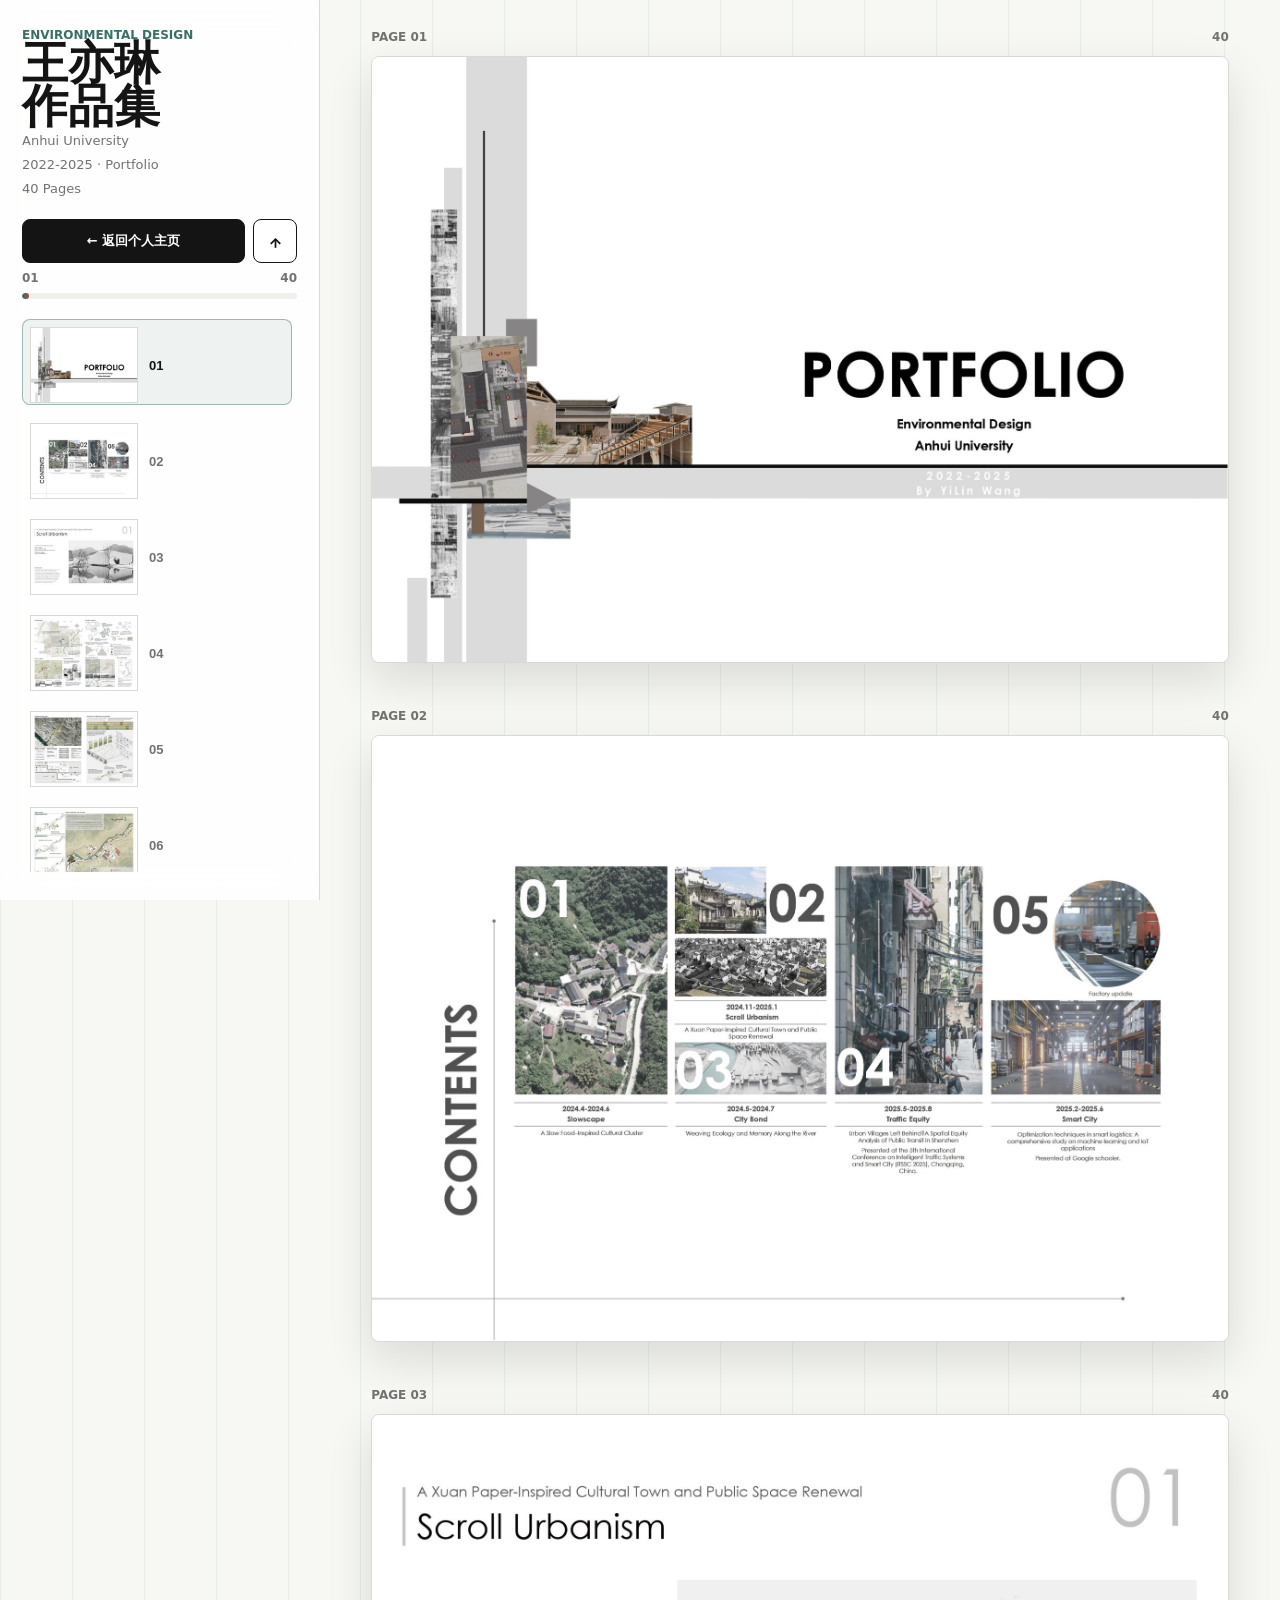
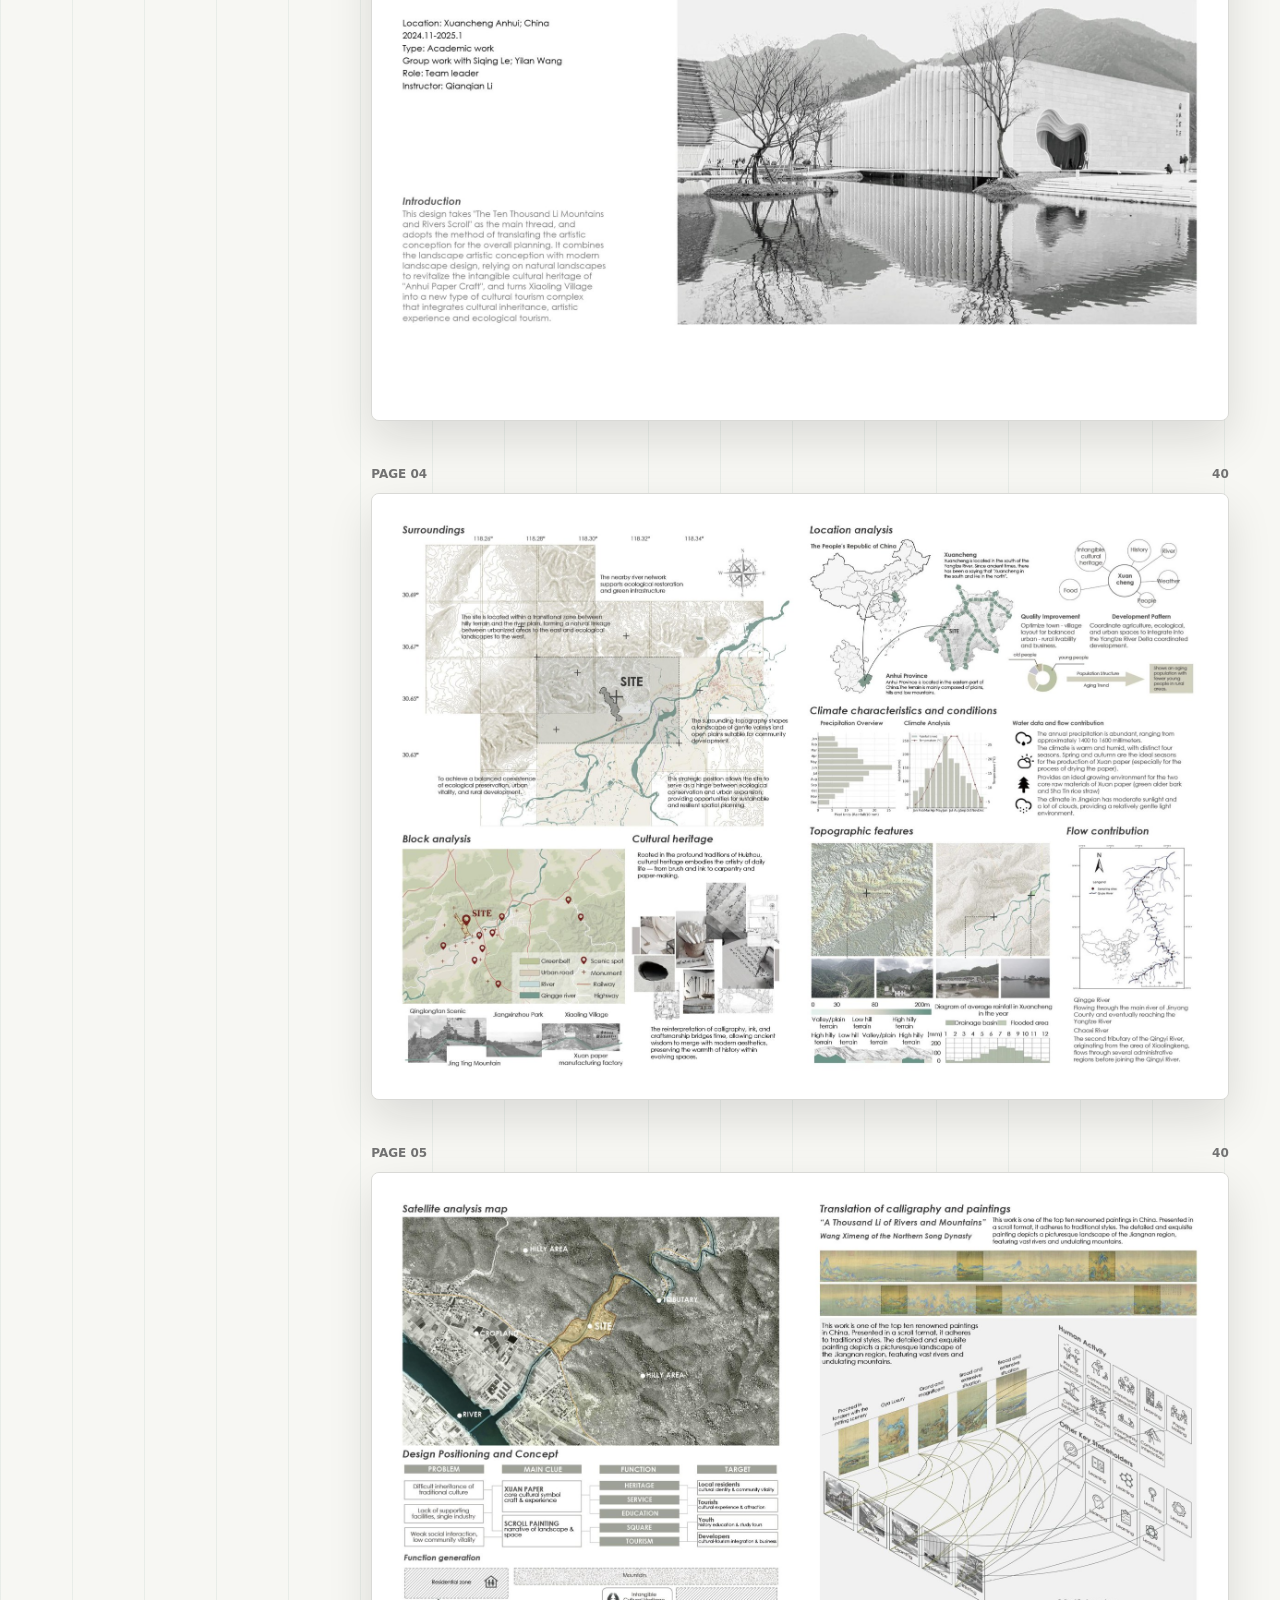
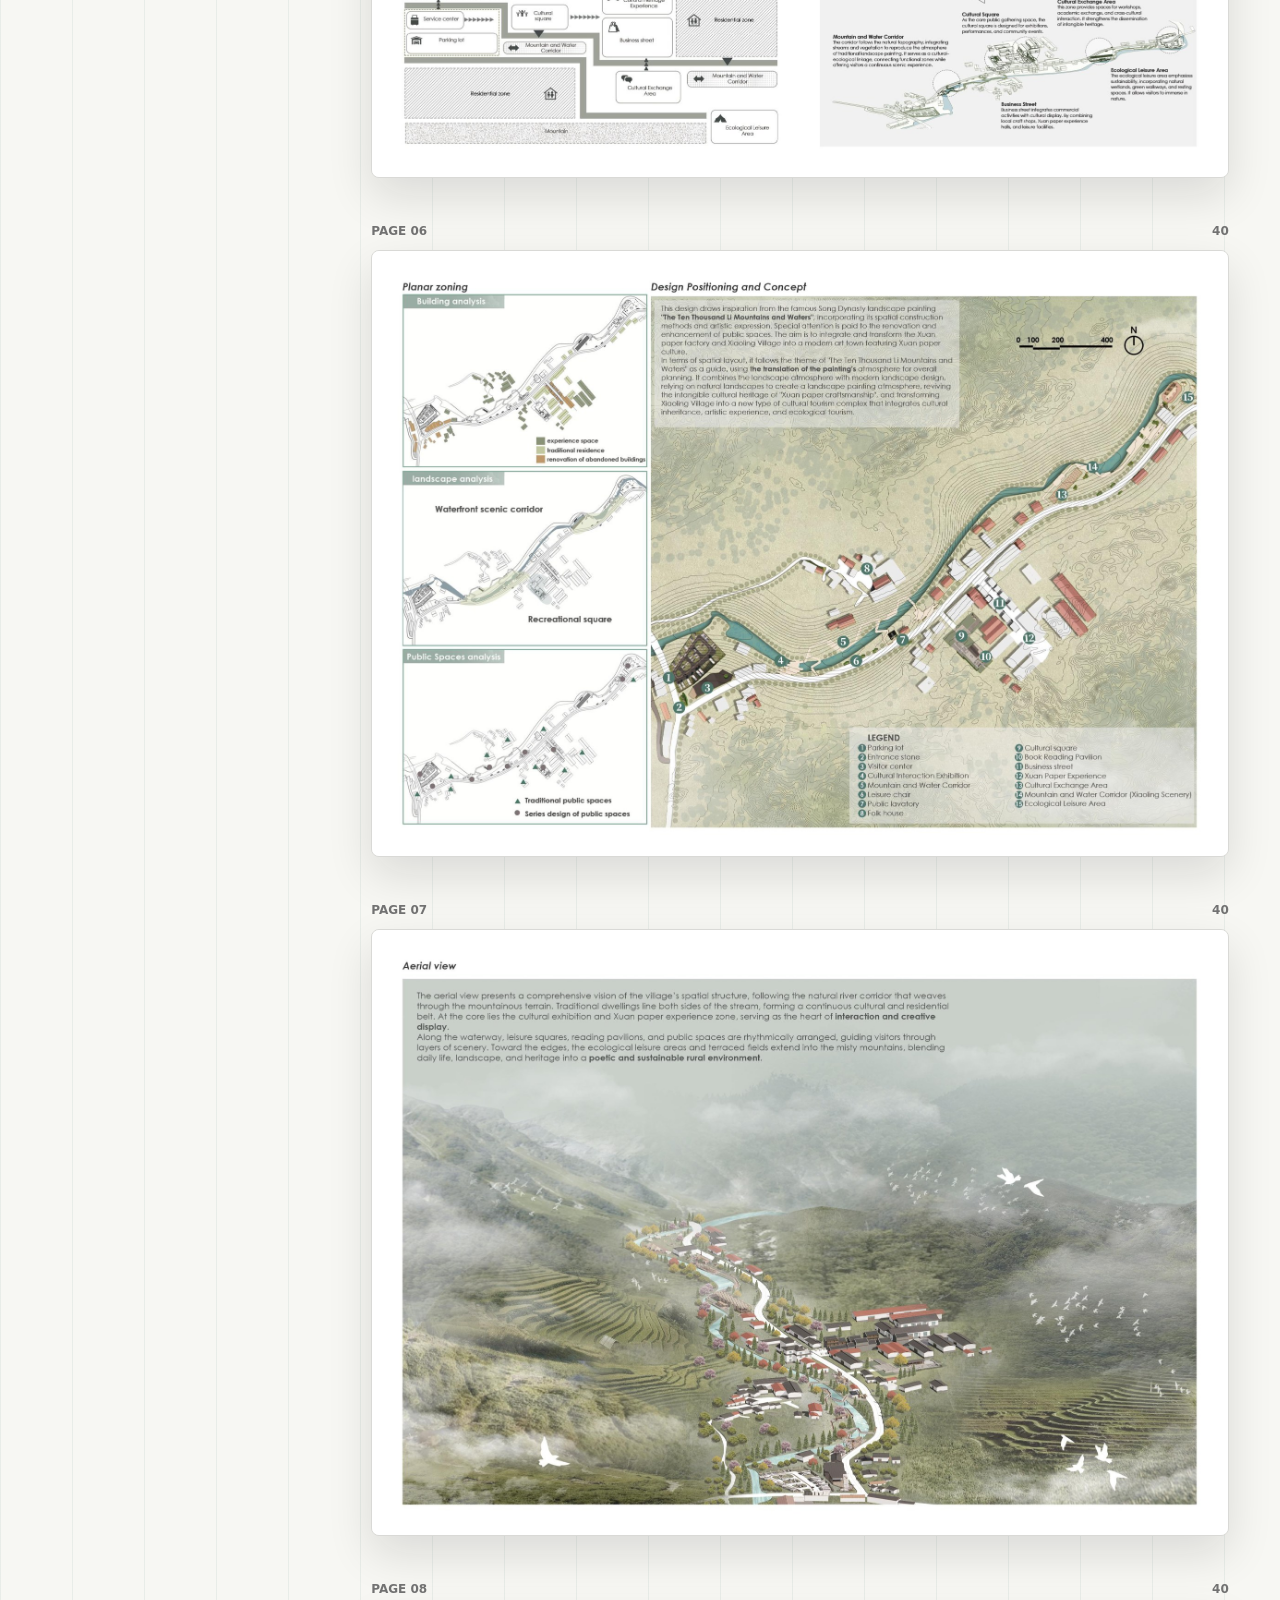
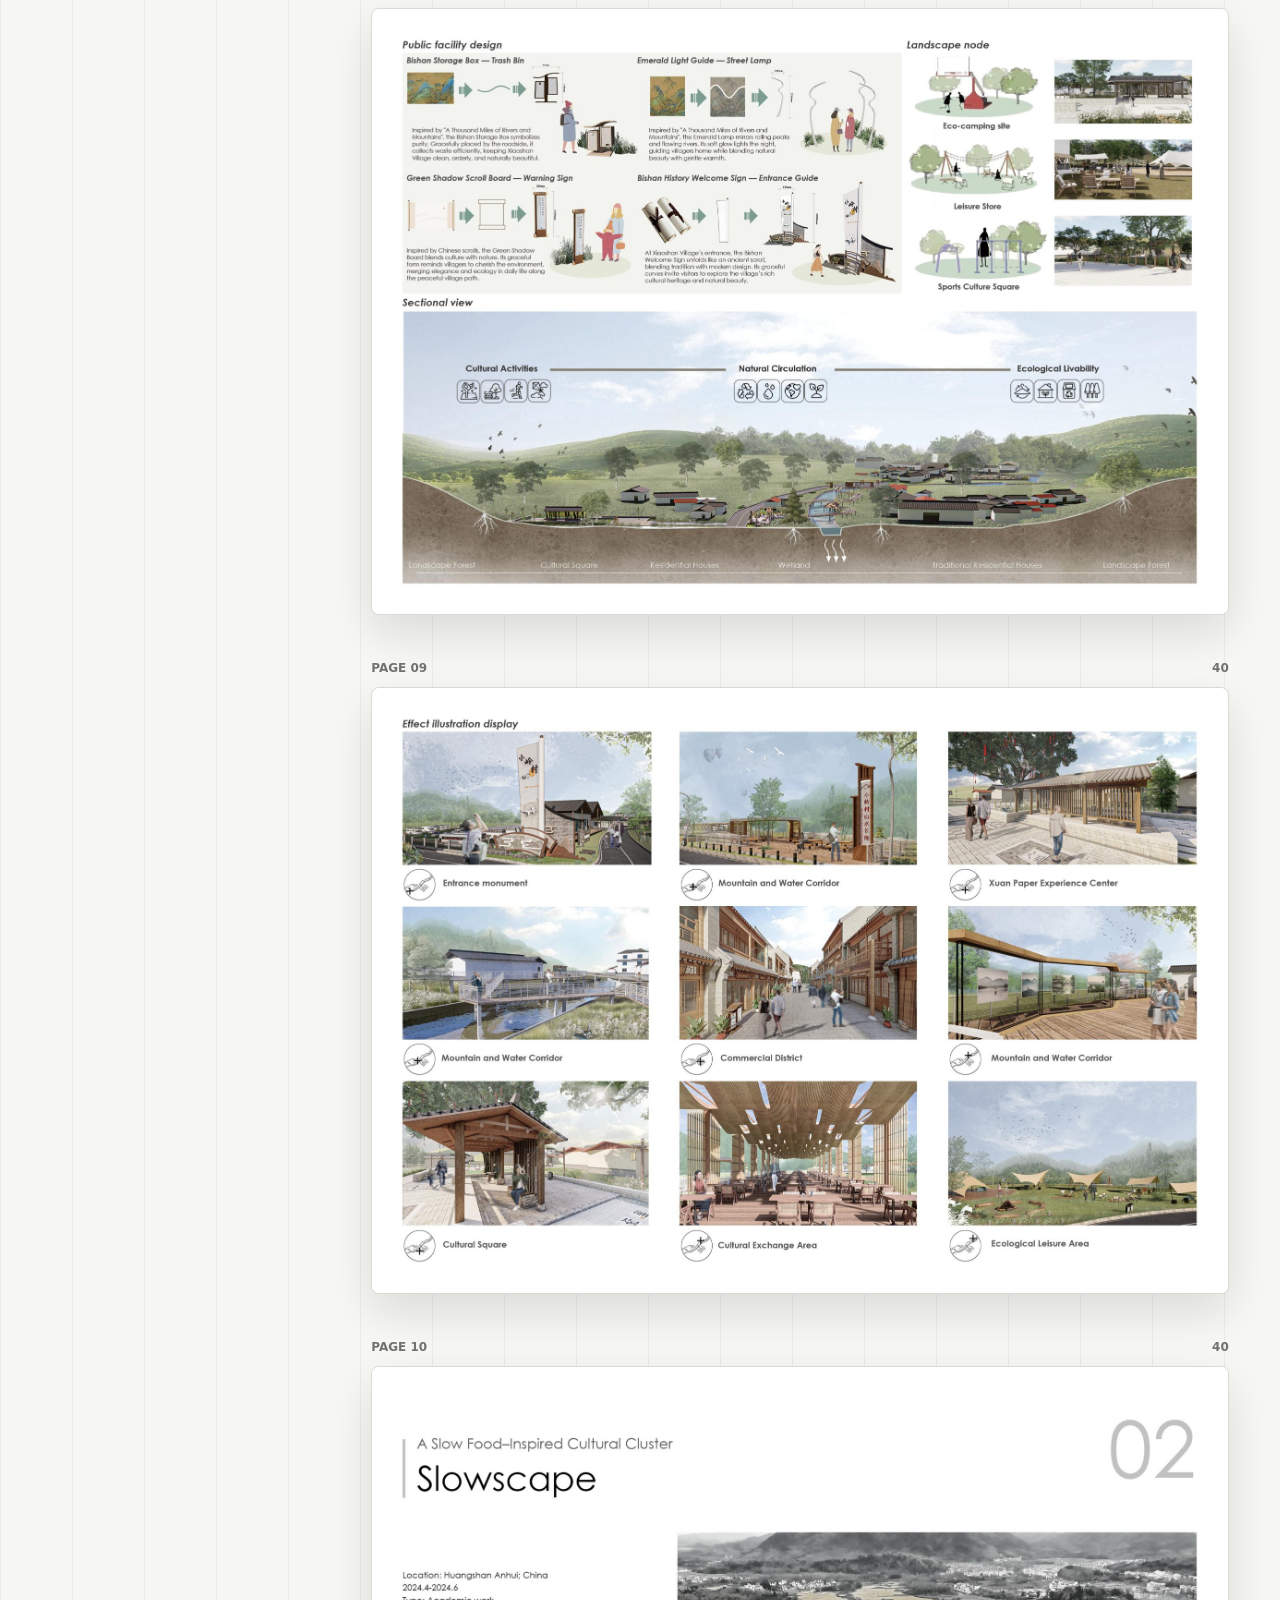
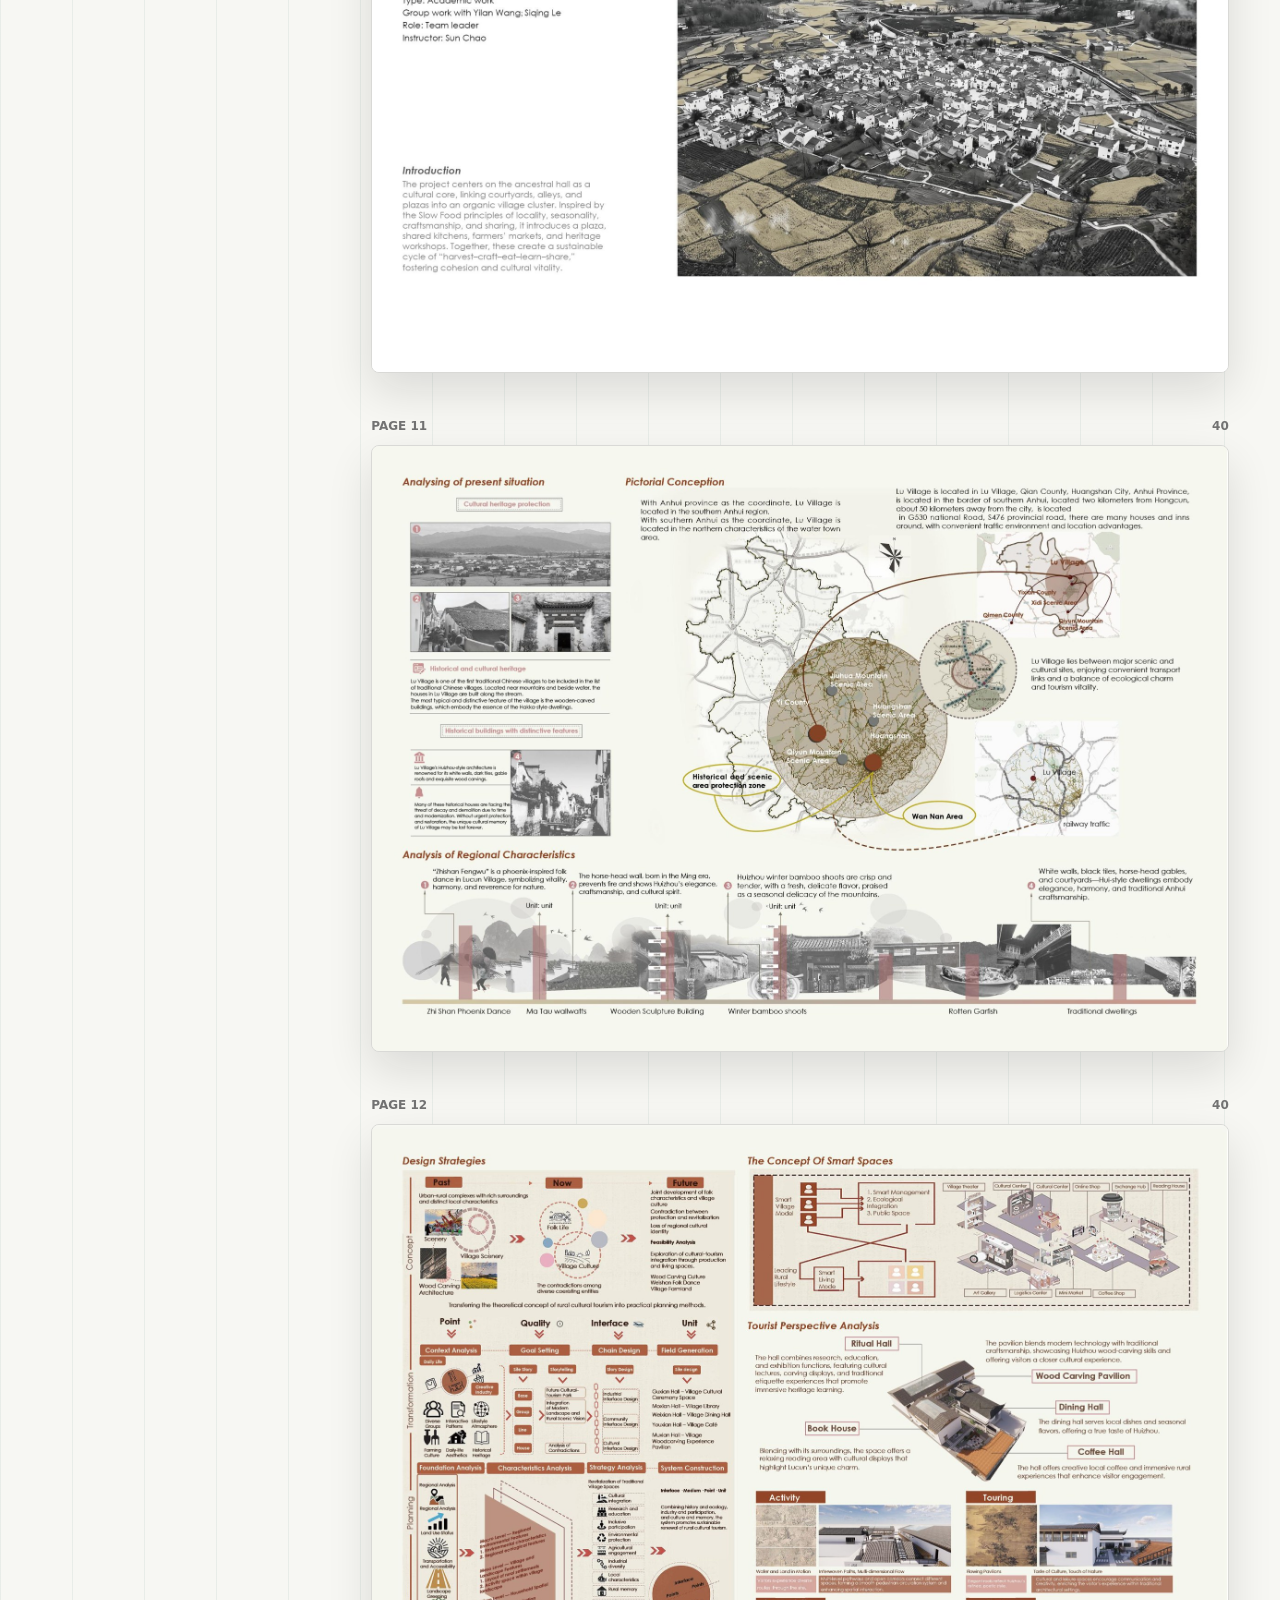
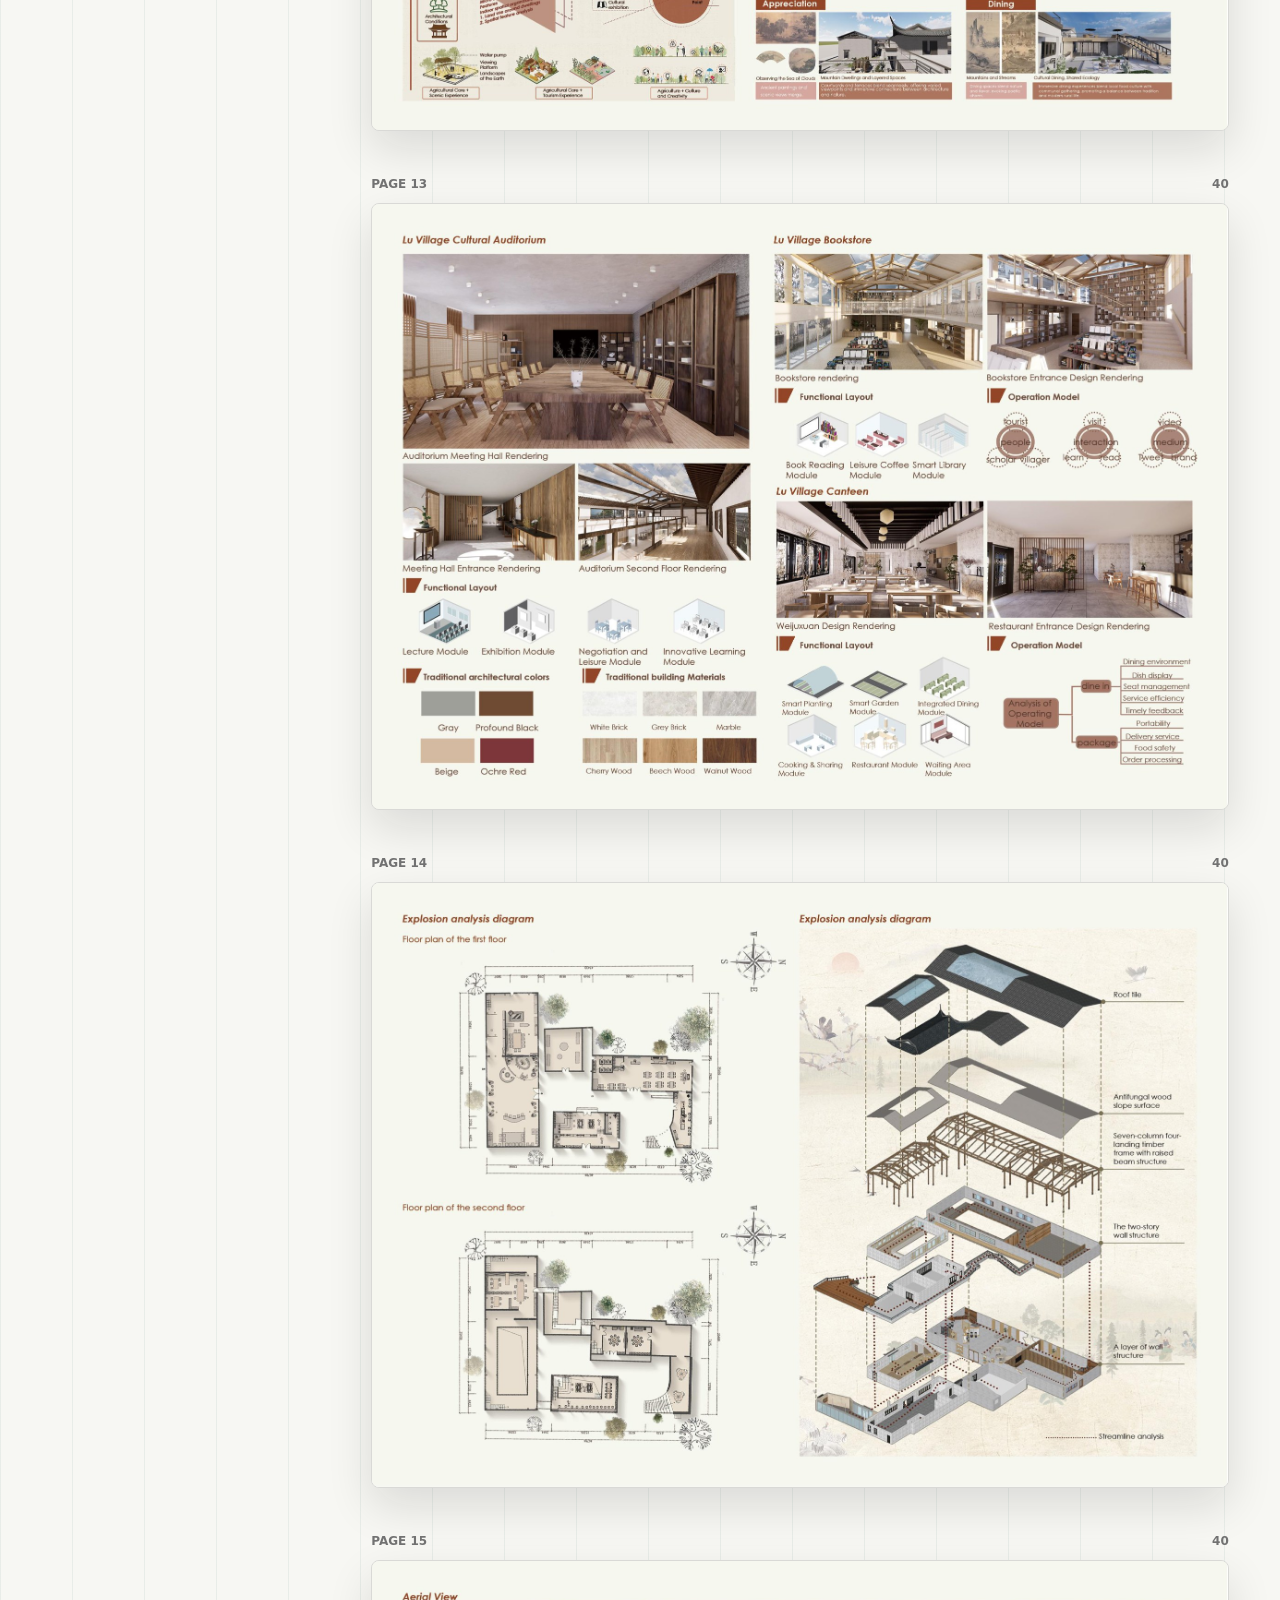
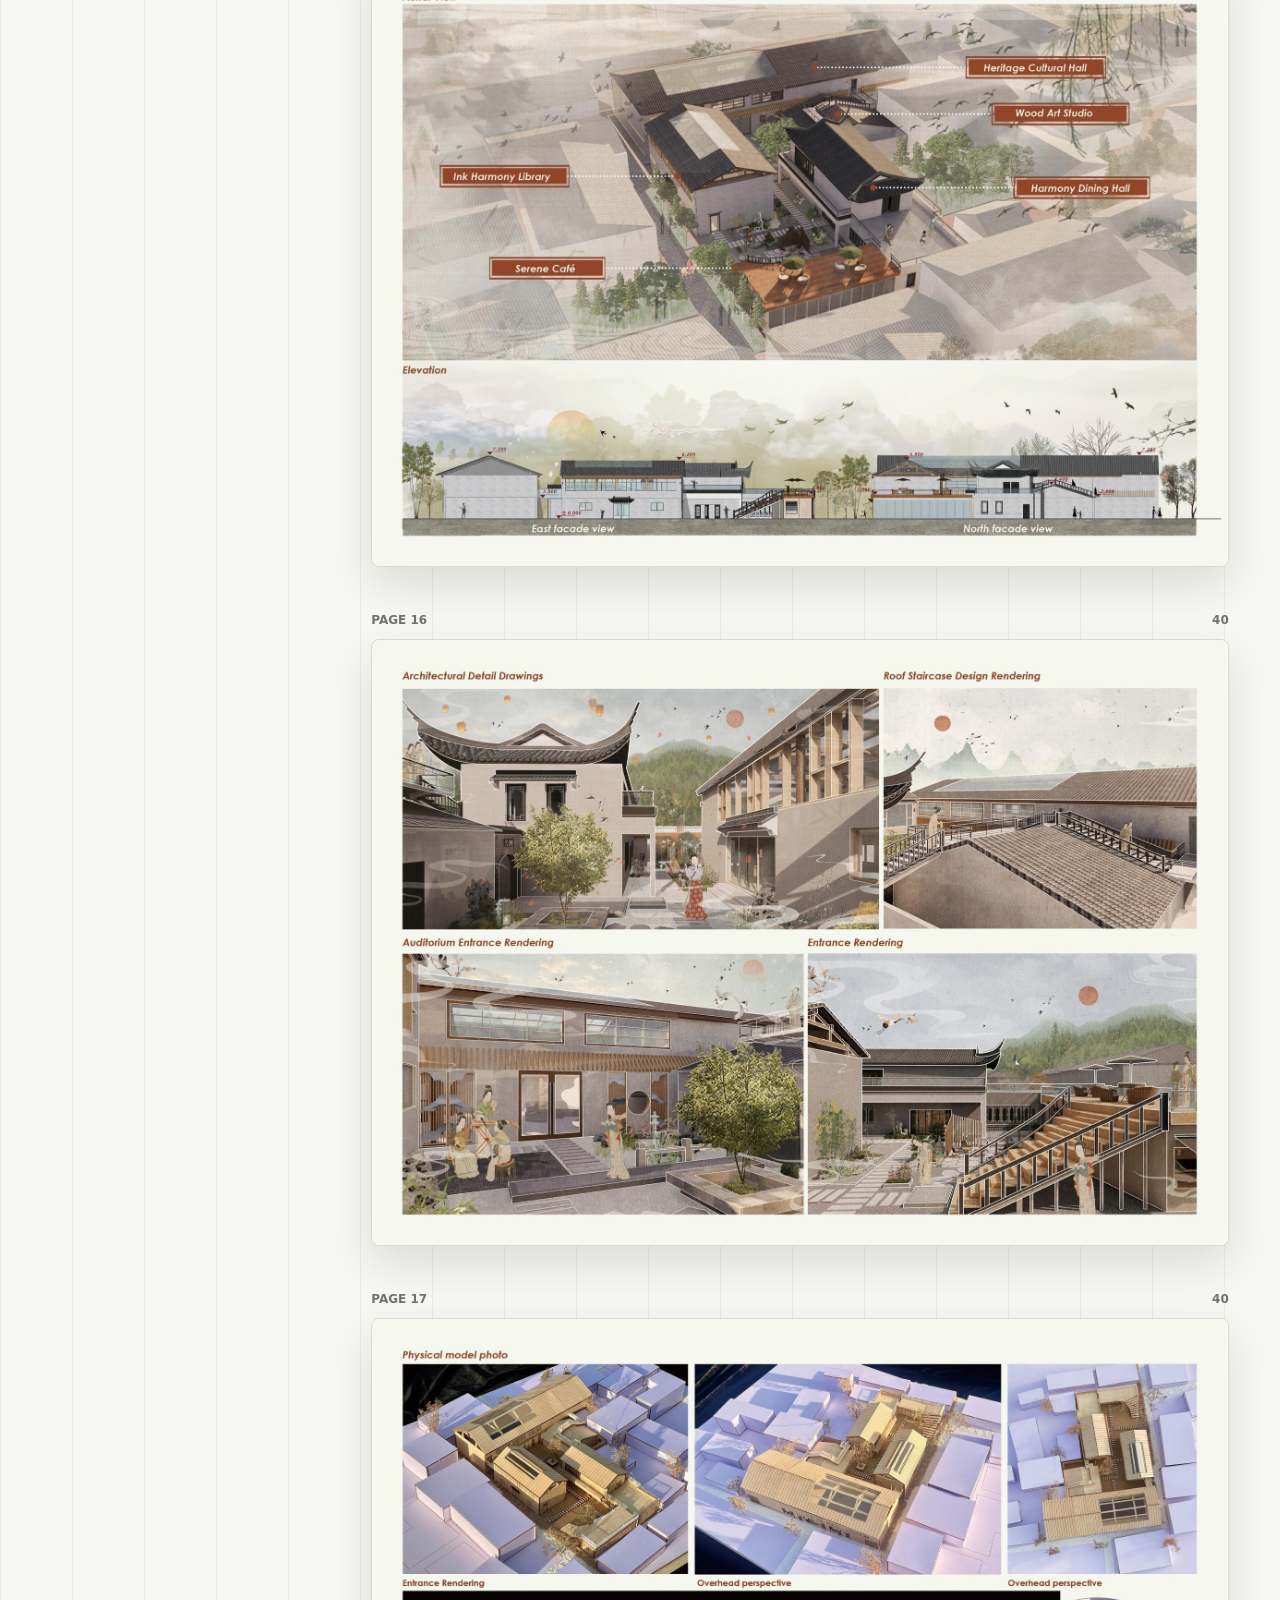
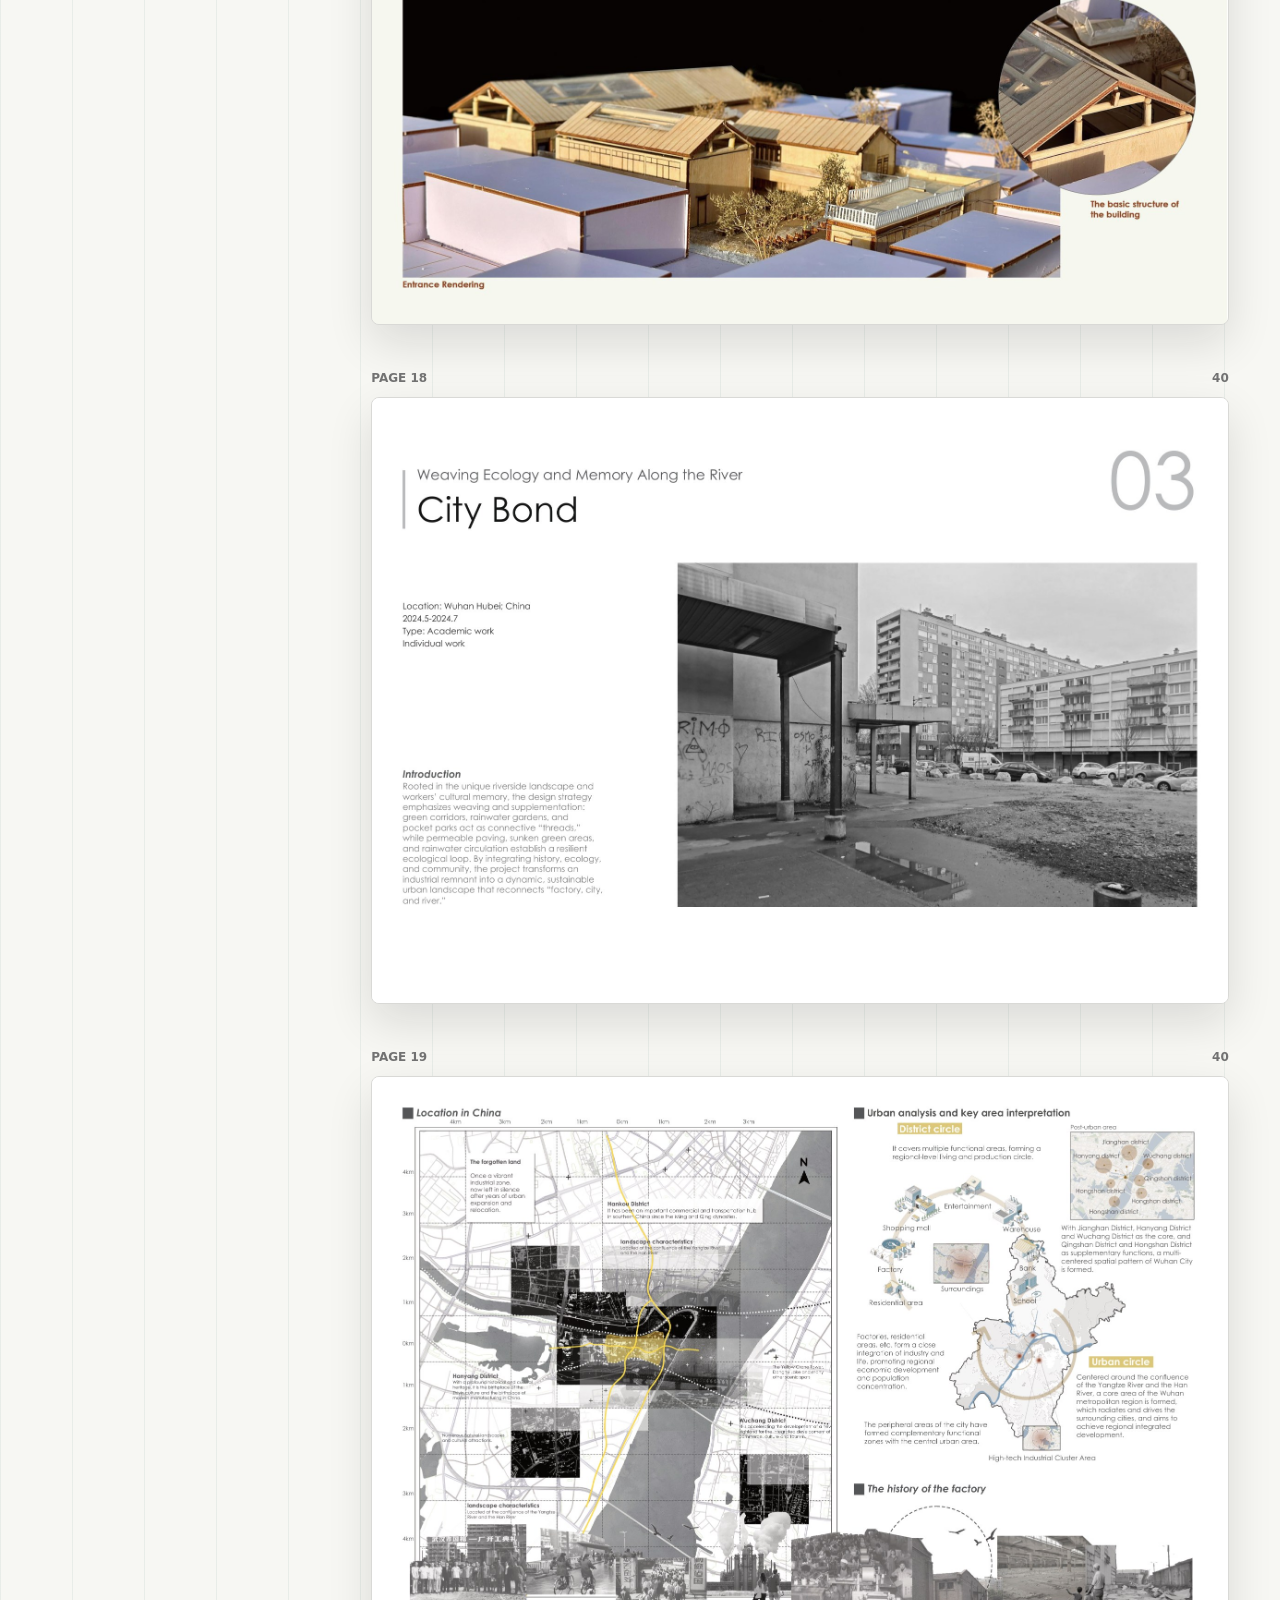
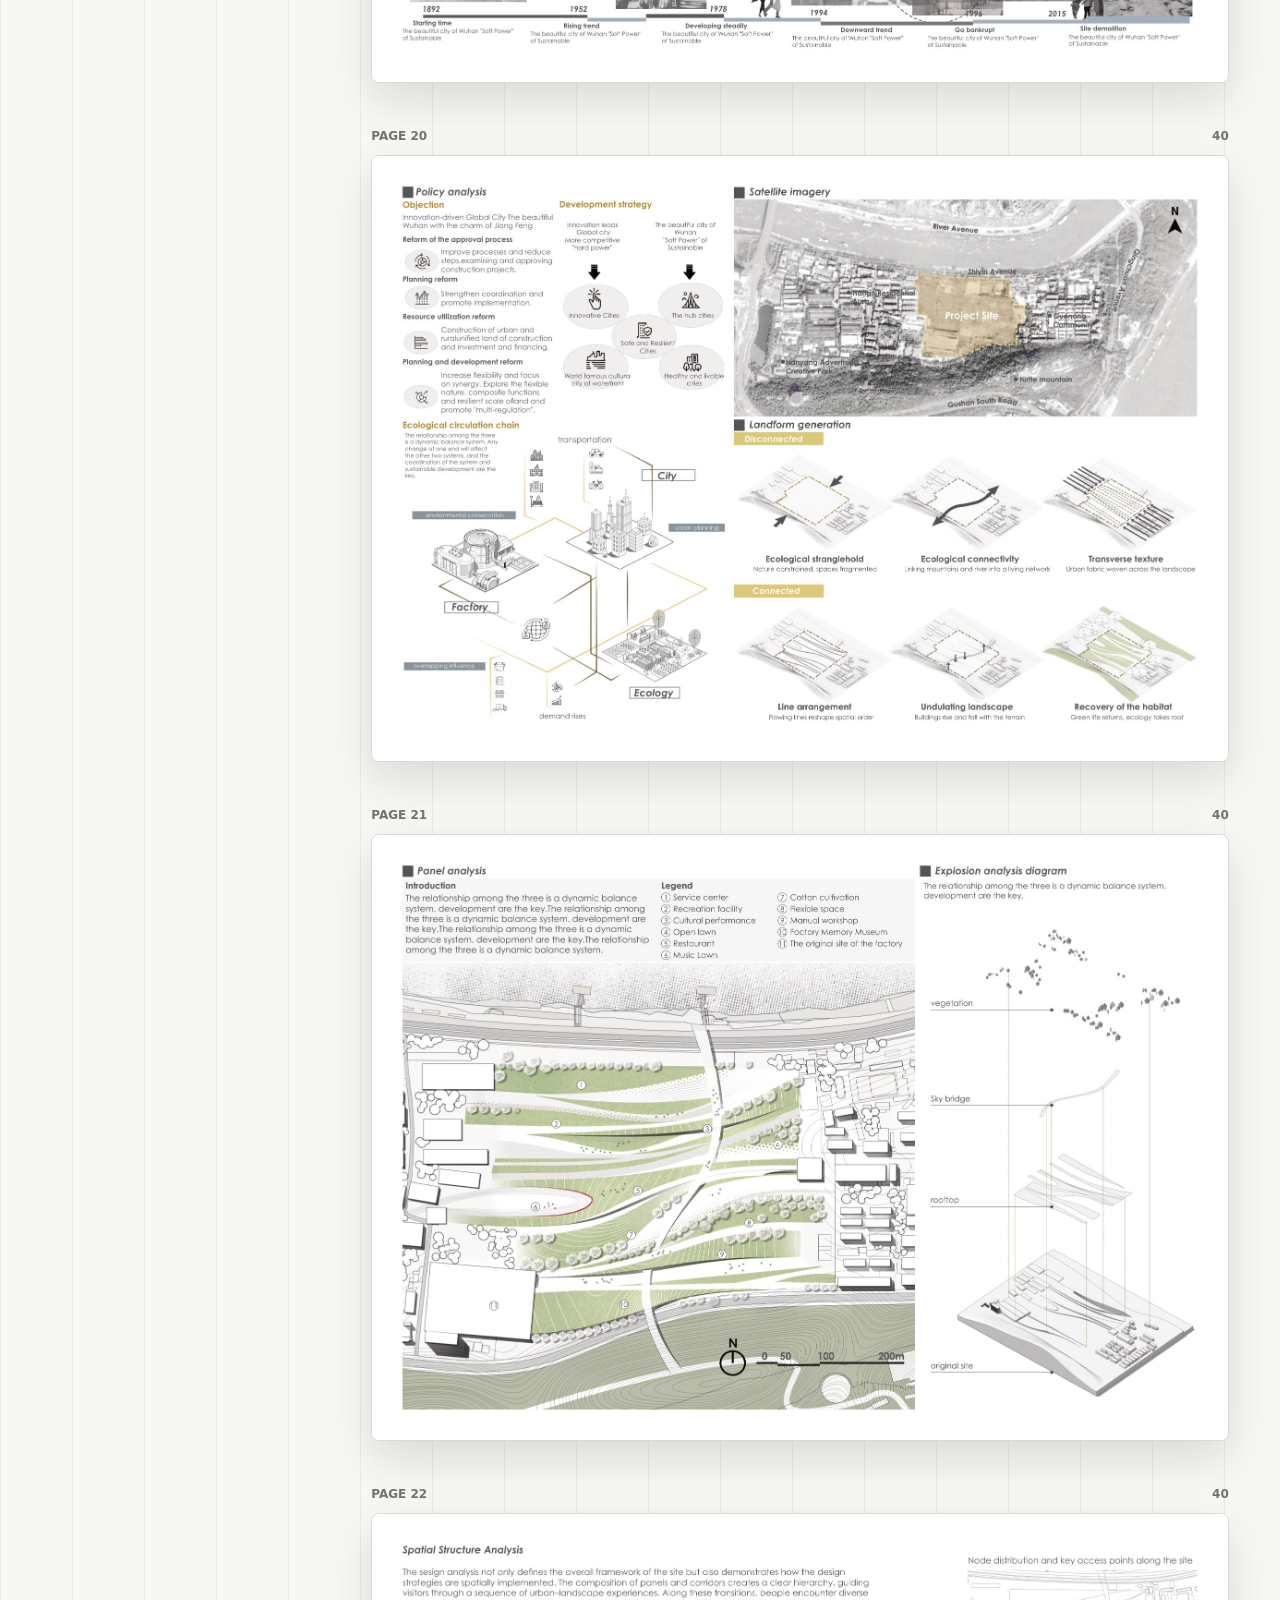
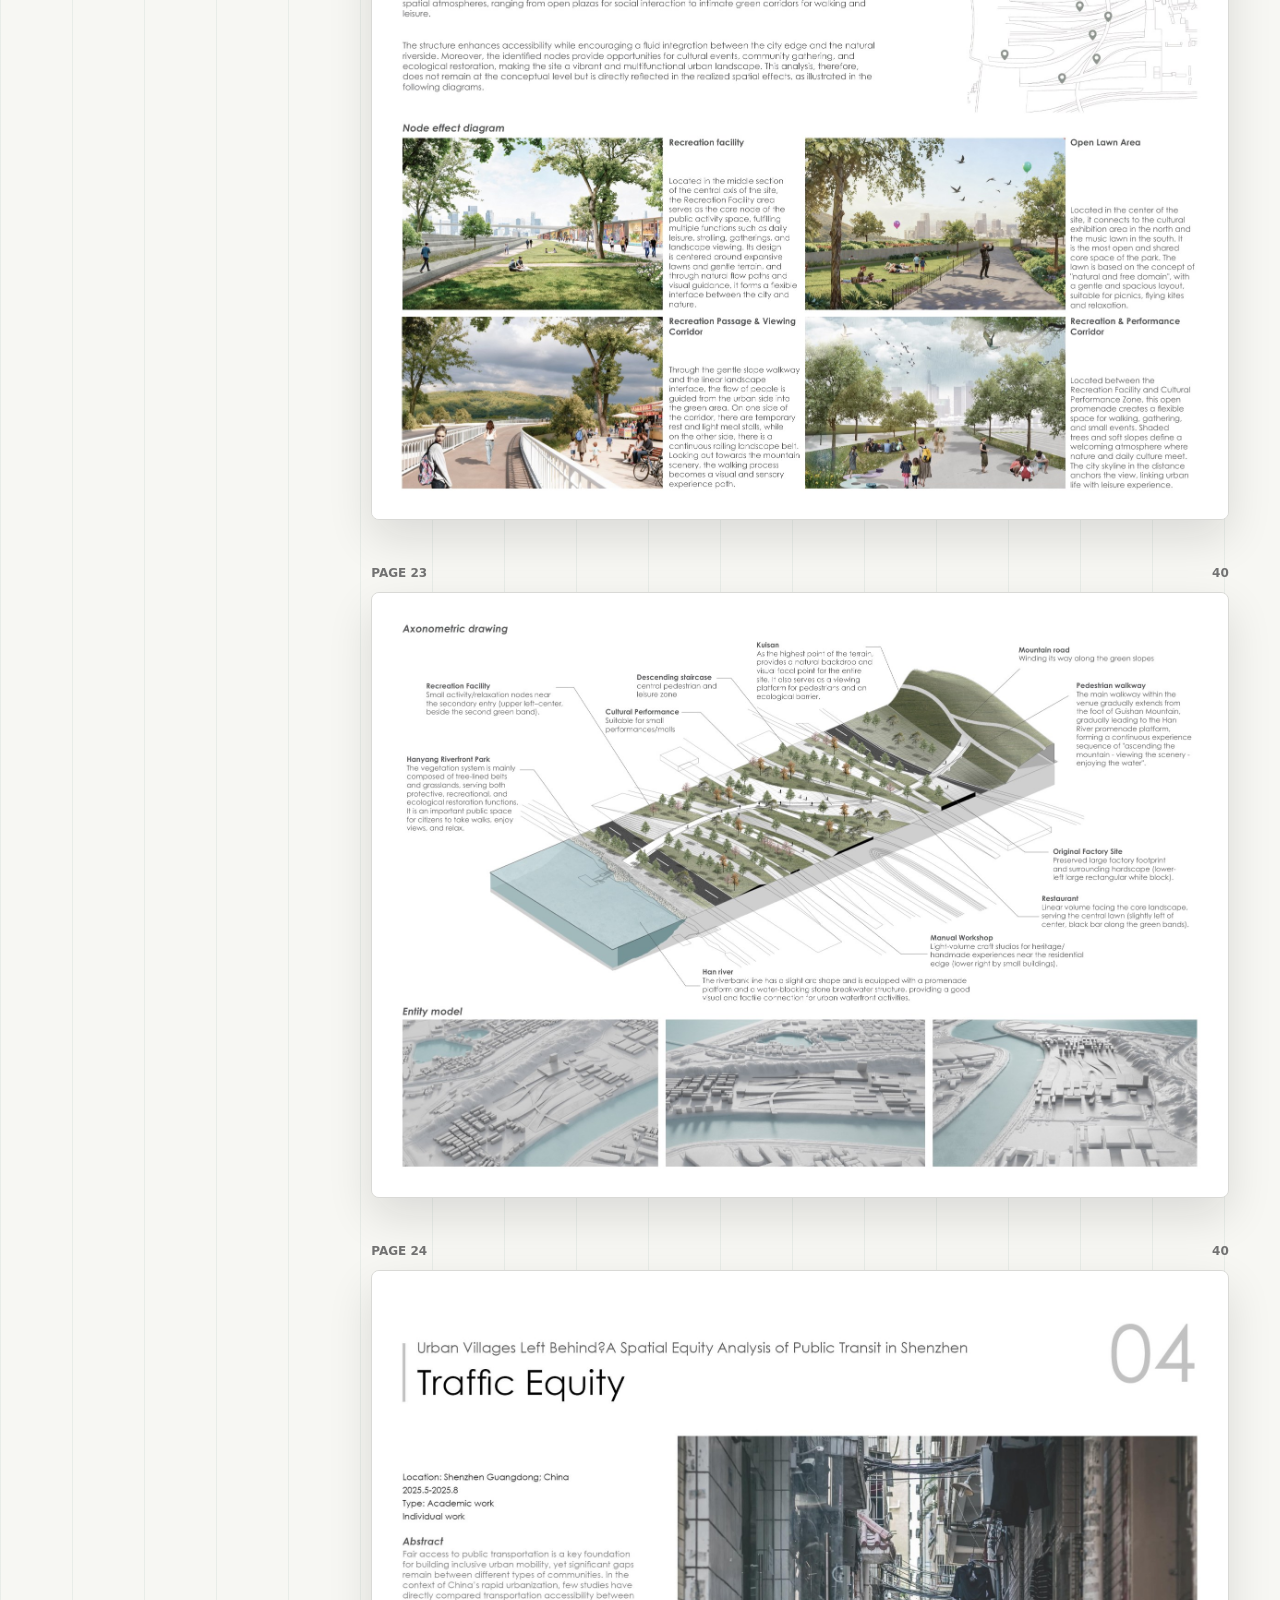
<file: portfolio.html>
<!doctype html>
<html lang="zh-CN">
<head>
  <meta charset="utf-8">
  <meta name="viewport" content="width=device-width, initial-scale=1">
  <title>王亦琳作品集 | Portfolio</title>
  <meta name="description" content="王亦琳环境设计作品集，Anhui University，2022-2025。">
  <style>
    :root {
      color-scheme: light;
      --ink: #141414;
      --muted: #727272;
      --line: #d9d9d6;
      --paper: #ffffff;
      --wash: #f7f7f3;
      --panel: #efefeb;
      --accent: #386f68;
      --accent-strong: #a34e45;
      --shadow: 0 18px 45px rgba(18, 18, 18, .12);
      --radius: 8px;
    }

    * { box-sizing: border-box; }

    html {
      scroll-behavior: smooth;
      background: var(--wash);
    }

    body {
      margin: 0;
      color: var(--ink);
      background:
        linear-gradient(90deg, rgba(56, 111, 104, .08) 0, rgba(56, 111, 104, .08) 1px, transparent 1px),
        var(--wash);
      background-size: 72px 72px;
      font-family: Inter, ui-sans-serif, system-ui, -apple-system, BlinkMacSystemFont, "Segoe UI", sans-serif;
      letter-spacing: 0;
    }

    a { color: inherit; }

    .shell {
      min-height: 100vh;
      display: grid;
      grid-template-columns: minmax(260px, 320px) minmax(0, 1fr);
    }

    .sidebar {
      position: sticky;
      top: 0;
      height: 100vh;
      display: grid;
      grid-template-rows: auto auto minmax(0, 1fr);
      gap: 20px;
      padding: 28px 22px;
      border-right: 1px solid var(--line);
      background: rgba(255, 255, 255, .88);
      backdrop-filter: blur(18px);
      z-index: 5;
    }

    .brand {
      display: grid;
      gap: 10px;
    }

    .eyebrow {
      margin: 0;
      color: var(--accent);
      font-size: 12px;
      font-weight: 800;
      text-transform: uppercase;
    }

    h1 {
      margin: 0;
      font-size: clamp(30px, 4vw, 46px);
      line-height: .94;
      letter-spacing: 0;
    }

    .meta {
      display: grid;
      gap: 5px;
      margin: 4px 0 0;
      color: var(--muted);
      font-size: 13px;
      line-height: 1.45;
    }

    .actions {
      display: grid;
      grid-template-columns: 1fr 44px;
      gap: 8px;
      align-items: center;
    }

    .button,
    .icon-button {
      min-height: 44px;
      border: 1px solid var(--ink);
      border-radius: var(--radius);
      background: var(--ink);
      color: #fff;
      cursor: pointer;
      display: inline-flex;
      align-items: center;
      justify-content: center;
      text-decoration: none;
      font: inherit;
      font-size: 13px;
      font-weight: 800;
    }

    .button:hover,
    .icon-button:hover {
      background: var(--accent);
      border-color: var(--accent);
    }

    .icon-button {
      width: 44px;
      padding: 0;
      background: var(--paper);
      color: var(--ink);
    }

    .icon-button svg {
      width: 19px;
      height: 19px;
      stroke-width: 2.2;
    }

    .progress-wrap {
      display: grid;
      gap: 8px;
    }

    .progress-label {
      display: flex;
      justify-content: space-between;
      gap: 12px;
      color: var(--muted);
      font-size: 12px;
      font-weight: 700;
    }

    .progress {
      height: 6px;
      overflow: hidden;
      border-radius: 999px;
      background: var(--panel);
    }

    .progress-bar {
      display: block;
      width: 2.5%;
      height: 100%;
      border-radius: inherit;
      background: linear-gradient(90deg, var(--accent), var(--accent-strong));
      transition: width .2s ease;
    }

    .thumbs {
      min-height: 0;
      overflow: auto;
      padding-right: 5px;
      display: grid;
      gap: 10px;
      align-content: start;
      scrollbar-width: thin;
    }

    .thumb {
      width: 100%;
      min-height: 86px;
      display: grid;
      grid-template-columns: 108px minmax(38px, 1fr);
      gap: 11px;
      align-items: center;
      border: 1px solid transparent;
      border-radius: var(--radius);
      padding: 7px;
      background: transparent;
      color: var(--muted);
      cursor: pointer;
      text-align: left;
    }

    .thumb img {
      width: 108px;
      height: auto;
      aspect-ratio: 1.415 / 1;
      object-fit: cover;
      border: 1px solid var(--line);
      background: var(--paper);
      display: block;
    }

    .thumb span {
      font-size: 13px;
      font-weight: 800;
    }

    .thumb:hover,
    .thumb.is-active {
      border-color: rgba(56, 111, 104, .45);
      background: rgba(56, 111, 104, .08);
      color: var(--ink);
    }

    .viewer {
      min-width: 0;
      padding: 28px clamp(18px, 4vw, 52px) 52px;
    }

    .pages {
      width: min(100%, 1180px);
      margin: 0 auto;
      display: grid;
      gap: clamp(22px, 4vw, 44px);
    }

    .sheet {
      scroll-margin-top: 24px;
      display: grid;
      gap: 10px;
    }

    .sheet-meta {
      display: flex;
      align-items: center;
      justify-content: space-between;
      gap: 16px;
      min-height: 18px;
      color: var(--muted);
      font-size: 12px;
      font-weight: 800;
      text-transform: uppercase;
    }

    .sheet img {
      width: 100%;
      height: auto;
      display: block;
      border: 1px solid var(--line);
      border-radius: var(--radius);
      background: var(--paper);
      box-shadow: var(--shadow);
    }

    .mobile-bar {
      display: none;
    }

    @media (max-width: 900px) {
      .shell {
        display: block;
      }

      .sidebar {
        position: sticky;
        top: 0;
        height: auto;
        grid-template-rows: auto auto auto;
        gap: 14px;
        padding: 14px;
        border-right: 0;
        border-bottom: 1px solid var(--line);
      }

      .brand {
        grid-template-columns: minmax(0, 1fr) auto;
        align-items: end;
        gap: 14px;
      }

      h1 {
        font-size: 28px;
        line-height: 1;
      }

      .meta {
        display: none;
      }

      .actions {
        grid-template-columns: 1fr 44px;
      }

      .thumbs {
        display: flex;
        gap: 8px;
        overflow-x: auto;
        padding: 1px 0 4px;
      }

      .thumb {
        flex: 0 0 82px;
        min-height: 70px;
        grid-template-columns: 1fr;
        gap: 4px;
        padding: 5px;
        text-align: center;
      }

      .thumb img {
        width: 70px;
        margin: 0 auto;
      }

      .thumb span {
        font-size: 11px;
      }

      .viewer {
        padding: 18px 12px 34px;
      }

      .pages {
        gap: 24px;
      }

      .sheet {
        scroll-margin-top: 168px;
      }

      .sheet img {
        border-radius: 6px;
      }
    }

    @media (max-width: 520px) {
      .sidebar { padding: 12px; }

      .brand {
        grid-template-columns: 1fr;
      }

      .actions {
        width: 100%;
      }

      h1 { font-size: 24px; }

      .eyebrow { font-size: 11px; }

      .viewer { padding-inline: 8px; }

      .sheet-meta {
        font-size: 11px;
      }
    }

    @media (prefers-reduced-motion: reduce) {
      html { scroll-behavior: auto; }
      .progress-bar { transition: none; }
    }
  </style>
</head>
<body>
  <div class="shell">
    <aside class="sidebar">
      <div class="brand">
        <div>
          <p class="eyebrow">Environmental Design</p>
          <h1>王亦琳<br>作品集</h1>
          <div class="meta">
            <span>Anhui University</span>
            <span>2022-2025 · Portfolio</span>
            <span>40 Pages</span>
          </div>
        </div>
      </div>

      <div class="progress-wrap" aria-label="页面进度">
        <div class="actions">
          <a class="button" href="index.html">← 返回个人主页</a>
          <button class="icon-button" type="button" id="toTop" aria-label="回到顶部" title="回到顶部">
            <svg viewBox="0 0 24 24" fill="none" stroke="currentColor" aria-hidden="true"><path d="m18 15-6-6-6 6"/><path d="M12 20V9"/></svg>
          </button>
        </div>
        <div class="progress-label">
          <span id="currentPage">01</span>
          <span>40</span>
        </div>
        <div class="progress" aria-hidden="true"><span class="progress-bar" id="progressBar"></span></div>
      </div>

      <nav class="thumbs" aria-label="作品集页面">
          <button class="thumb" type="button" data-target="page-01" aria-label="第 1 页">
            <img src="assets/thumbs/thumb-01.jpg" width="150" height="106" alt="第 1 页缩略图" loading="lazy">
            <span>01</span>
          </button>
          <button class="thumb" type="button" data-target="page-02" aria-label="第 2 页">
            <img src="assets/thumbs/thumb-02.jpg" width="150" height="106" alt="第 2 页缩略图" loading="lazy">
            <span>02</span>
          </button>
          <button class="thumb" type="button" data-target="page-03" aria-label="第 3 页">
            <img src="assets/thumbs/thumb-03.jpg" width="150" height="106" alt="第 3 页缩略图" loading="lazy">
            <span>03</span>
          </button>
          <button class="thumb" type="button" data-target="page-04" aria-label="第 4 页">
            <img src="assets/thumbs/thumb-04.jpg" width="150" height="106" alt="第 4 页缩略图" loading="lazy">
            <span>04</span>
          </button>
          <button class="thumb" type="button" data-target="page-05" aria-label="第 5 页">
            <img src="assets/thumbs/thumb-05.jpg" width="150" height="106" alt="第 5 页缩略图" loading="lazy">
            <span>05</span>
          </button>
          <button class="thumb" type="button" data-target="page-06" aria-label="第 6 页">
            <img src="assets/thumbs/thumb-06.jpg" width="150" height="106" alt="第 6 页缩略图" loading="lazy">
            <span>06</span>
          </button>
          <button class="thumb" type="button" data-target="page-07" aria-label="第 7 页">
            <img src="assets/thumbs/thumb-07.jpg" width="150" height="106" alt="第 7 页缩略图" loading="lazy">
            <span>07</span>
          </button>
          <button class="thumb" type="button" data-target="page-08" aria-label="第 8 页">
            <img src="assets/thumbs/thumb-08.jpg" width="150" height="106" alt="第 8 页缩略图" loading="lazy">
            <span>08</span>
          </button>
          <button class="thumb" type="button" data-target="page-09" aria-label="第 9 页">
            <img src="assets/thumbs/thumb-09.jpg" width="150" height="106" alt="第 9 页缩略图" loading="lazy">
            <span>09</span>
          </button>
          <button class="thumb" type="button" data-target="page-10" aria-label="第 10 页">
            <img src="assets/thumbs/thumb-10.jpg" width="150" height="106" alt="第 10 页缩略图" loading="lazy">
            <span>10</span>
          </button>
          <button class="thumb" type="button" data-target="page-11" aria-label="第 11 页">
            <img src="assets/thumbs/thumb-11.jpg" width="150" height="106" alt="第 11 页缩略图" loading="lazy">
            <span>11</span>
          </button>
          <button class="thumb" type="button" data-target="page-12" aria-label="第 12 页">
            <img src="assets/thumbs/thumb-12.jpg" width="150" height="106" alt="第 12 页缩略图" loading="lazy">
            <span>12</span>
          </button>
          <button class="thumb" type="button" data-target="page-13" aria-label="第 13 页">
            <img src="assets/thumbs/thumb-13.jpg" width="150" height="106" alt="第 13 页缩略图" loading="lazy">
            <span>13</span>
          </button>
          <button class="thumb" type="button" data-target="page-14" aria-label="第 14 页">
            <img src="assets/thumbs/thumb-14.jpg" width="150" height="106" alt="第 14 页缩略图" loading="lazy">
            <span>14</span>
          </button>
          <button class="thumb" type="button" data-target="page-15" aria-label="第 15 页">
            <img src="assets/thumbs/thumb-15.jpg" width="150" height="106" alt="第 15 页缩略图" loading="lazy">
            <span>15</span>
          </button>
          <button class="thumb" type="button" data-target="page-16" aria-label="第 16 页">
            <img src="assets/thumbs/thumb-16.jpg" width="150" height="106" alt="第 16 页缩略图" loading="lazy">
            <span>16</span>
          </button>
          <button class="thumb" type="button" data-target="page-17" aria-label="第 17 页">
            <img src="assets/thumbs/thumb-17.jpg" width="150" height="106" alt="第 17 页缩略图" loading="lazy">
            <span>17</span>
          </button>
          <button class="thumb" type="button" data-target="page-18" aria-label="第 18 页">
            <img src="assets/thumbs/thumb-18.jpg" width="150" height="106" alt="第 18 页缩略图" loading="lazy">
            <span>18</span>
          </button>
          <button class="thumb" type="button" data-target="page-19" aria-label="第 19 页">
            <img src="assets/thumbs/thumb-19.jpg" width="150" height="106" alt="第 19 页缩略图" loading="lazy">
            <span>19</span>
          </button>
          <button class="thumb" type="button" data-target="page-20" aria-label="第 20 页">
            <img src="assets/thumbs/thumb-20.jpg" width="150" height="106" alt="第 20 页缩略图" loading="lazy">
            <span>20</span>
          </button>
          <button class="thumb" type="button" data-target="page-21" aria-label="第 21 页">
            <img src="assets/thumbs/thumb-21.jpg" width="150" height="106" alt="第 21 页缩略图" loading="lazy">
            <span>21</span>
          </button>
          <button class="thumb" type="button" data-target="page-22" aria-label="第 22 页">
            <img src="assets/thumbs/thumb-22.jpg" width="150" height="106" alt="第 22 页缩略图" loading="lazy">
            <span>22</span>
          </button>
          <button class="thumb" type="button" data-target="page-23" aria-label="第 23 页">
            <img src="assets/thumbs/thumb-23.jpg" width="150" height="106" alt="第 23 页缩略图" loading="lazy">
            <span>23</span>
          </button>
          <button class="thumb" type="button" data-target="page-24" aria-label="第 24 页">
            <img src="assets/thumbs/thumb-24.jpg" width="150" height="106" alt="第 24 页缩略图" loading="lazy">
            <span>24</span>
          </button>
          <button class="thumb" type="button" data-target="page-25" aria-label="第 25 页">
            <img src="assets/thumbs/thumb-25.jpg" width="150" height="106" alt="第 25 页缩略图" loading="lazy">
            <span>25</span>
          </button>
          <button class="thumb" type="button" data-target="page-26" aria-label="第 26 页">
            <img src="assets/thumbs/thumb-26.jpg" width="150" height="106" alt="第 26 页缩略图" loading="lazy">
            <span>26</span>
          </button>
          <button class="thumb" type="button" data-target="page-27" aria-label="第 27 页">
            <img src="assets/thumbs/thumb-27.jpg" width="150" height="106" alt="第 27 页缩略图" loading="lazy">
            <span>27</span>
          </button>
          <button class="thumb" type="button" data-target="page-28" aria-label="第 28 页">
            <img src="assets/thumbs/thumb-28.jpg" width="150" height="106" alt="第 28 页缩略图" loading="lazy">
            <span>28</span>
          </button>
          <button class="thumb" type="button" data-target="page-29" aria-label="第 29 页">
            <img src="assets/thumbs/thumb-29.jpg" width="150" height="106" alt="第 29 页缩略图" loading="lazy">
            <span>29</span>
          </button>
          <button class="thumb" type="button" data-target="page-30" aria-label="第 30 页">
            <img src="assets/thumbs/thumb-30.jpg" width="150" height="106" alt="第 30 页缩略图" loading="lazy">
            <span>30</span>
          </button>
          <button class="thumb" type="button" data-target="page-31" aria-label="第 31 页">
            <img src="assets/thumbs/thumb-31.jpg" width="150" height="106" alt="第 31 页缩略图" loading="lazy">
            <span>31</span>
          </button>
          <button class="thumb" type="button" data-target="page-32" aria-label="第 32 页">
            <img src="assets/thumbs/thumb-32.jpg" width="150" height="106" alt="第 32 页缩略图" loading="lazy">
            <span>32</span>
          </button>
          <button class="thumb" type="button" data-target="page-33" aria-label="第 33 页">
            <img src="assets/thumbs/thumb-33.jpg" width="150" height="106" alt="第 33 页缩略图" loading="lazy">
            <span>33</span>
          </button>
          <button class="thumb" type="button" data-target="page-34" aria-label="第 34 页">
            <img src="assets/thumbs/thumb-34.jpg" width="150" height="106" alt="第 34 页缩略图" loading="lazy">
            <span>34</span>
          </button>
          <button class="thumb" type="button" data-target="page-35" aria-label="第 35 页">
            <img src="assets/thumbs/thumb-35.jpg" width="150" height="106" alt="第 35 页缩略图" loading="lazy">
            <span>35</span>
          </button>
          <button class="thumb" type="button" data-target="page-36" aria-label="第 36 页">
            <img src="assets/thumbs/thumb-36.jpg" width="150" height="106" alt="第 36 页缩略图" loading="lazy">
            <span>36</span>
          </button>
          <button class="thumb" type="button" data-target="page-37" aria-label="第 37 页">
            <img src="assets/thumbs/thumb-37.jpg" width="150" height="106" alt="第 37 页缩略图" loading="lazy">
            <span>37</span>
          </button>
          <button class="thumb" type="button" data-target="page-38" aria-label="第 38 页">
            <img src="assets/thumbs/thumb-38.jpg" width="150" height="106" alt="第 38 页缩略图" loading="lazy">
            <span>38</span>
          </button>
          <button class="thumb" type="button" data-target="page-39" aria-label="第 39 页">
            <img src="assets/thumbs/thumb-39.jpg" width="150" height="106" alt="第 39 页缩略图" loading="lazy">
            <span>39</span>
          </button>
          <button class="thumb" type="button" data-target="page-40" aria-label="第 40 页">
            <img src="assets/thumbs/thumb-40.jpg" width="150" height="106" alt="第 40 页缩略图" loading="lazy">
            <span>40</span>
          </button>
      </nav>
    </aside>

    <main class="viewer">
      <div class="pages">
        <section class="sheet" id="page-01" data-page="1">
          <div class="sheet-meta">
            <span>Page 01</span>
            <span>40</span>
          </div>
          <img src="assets/pages/page-01.jpg" width="1853" height="1310" alt="王亦琳作品集第 1 页" loading="lazy">
        </section>
        <section class="sheet" id="page-02" data-page="2">
          <div class="sheet-meta">
            <span>Page 02</span>
            <span>40</span>
          </div>
          <img src="assets/pages/page-02.jpg" width="1853" height="1310" alt="王亦琳作品集第 2 页" loading="lazy">
        </section>
        <section class="sheet" id="page-03" data-page="3">
          <div class="sheet-meta">
            <span>Page 03</span>
            <span>40</span>
          </div>
          <img src="assets/pages/page-03.jpg" width="1853" height="1310" alt="王亦琳作品集第 3 页" loading="lazy">
        </section>
        <section class="sheet" id="page-04" data-page="4">
          <div class="sheet-meta">
            <span>Page 04</span>
            <span>40</span>
          </div>
          <img src="assets/pages/page-04.jpg" width="1853" height="1310" alt="王亦琳作品集第 4 页" loading="lazy">
        </section>
        <section class="sheet" id="page-05" data-page="5">
          <div class="sheet-meta">
            <span>Page 05</span>
            <span>40</span>
          </div>
          <img src="assets/pages/page-05.jpg" width="1853" height="1310" alt="王亦琳作品集第 5 页" loading="lazy">
        </section>
        <section class="sheet" id="page-06" data-page="6">
          <div class="sheet-meta">
            <span>Page 06</span>
            <span>40</span>
          </div>
          <img src="assets/pages/page-06.jpg" width="1853" height="1310" alt="王亦琳作品集第 6 页" loading="lazy">
        </section>
        <section class="sheet" id="page-07" data-page="7">
          <div class="sheet-meta">
            <span>Page 07</span>
            <span>40</span>
          </div>
          <img src="assets/pages/page-07.jpg" width="1853" height="1310" alt="王亦琳作品集第 7 页" loading="lazy">
        </section>
        <section class="sheet" id="page-08" data-page="8">
          <div class="sheet-meta">
            <span>Page 08</span>
            <span>40</span>
          </div>
          <img src="assets/pages/page-08.jpg" width="1853" height="1310" alt="王亦琳作品集第 8 页" loading="lazy">
        </section>
        <section class="sheet" id="page-09" data-page="9">
          <div class="sheet-meta">
            <span>Page 09</span>
            <span>40</span>
          </div>
          <img src="assets/pages/page-09.jpg" width="1853" height="1310" alt="王亦琳作品集第 9 页" loading="lazy">
        </section>
        <section class="sheet" id="page-10" data-page="10">
          <div class="sheet-meta">
            <span>Page 10</span>
            <span>40</span>
          </div>
          <img src="assets/pages/page-10.jpg" width="1853" height="1310" alt="王亦琳作品集第 10 页" loading="lazy">
        </section>
        <section class="sheet" id="page-11" data-page="11">
          <div class="sheet-meta">
            <span>Page 11</span>
            <span>40</span>
          </div>
          <img src="assets/pages/page-11.jpg" width="1853" height="1310" alt="王亦琳作品集第 11 页" loading="lazy">
        </section>
        <section class="sheet" id="page-12" data-page="12">
          <div class="sheet-meta">
            <span>Page 12</span>
            <span>40</span>
          </div>
          <img src="assets/pages/page-12.jpg" width="1853" height="1310" alt="王亦琳作品集第 12 页" loading="lazy">
        </section>
        <section class="sheet" id="page-13" data-page="13">
          <div class="sheet-meta">
            <span>Page 13</span>
            <span>40</span>
          </div>
          <img src="assets/pages/page-13.jpg" width="1853" height="1310" alt="王亦琳作品集第 13 页" loading="lazy">
        </section>
        <section class="sheet" id="page-14" data-page="14">
          <div class="sheet-meta">
            <span>Page 14</span>
            <span>40</span>
          </div>
          <img src="assets/pages/page-14.jpg" width="1853" height="1310" alt="王亦琳作品集第 14 页" loading="lazy">
        </section>
        <section class="sheet" id="page-15" data-page="15">
          <div class="sheet-meta">
            <span>Page 15</span>
            <span>40</span>
          </div>
          <img src="assets/pages/page-15.jpg" width="1853" height="1310" alt="王亦琳作品集第 15 页" loading="lazy">
        </section>
        <section class="sheet" id="page-16" data-page="16">
          <div class="sheet-meta">
            <span>Page 16</span>
            <span>40</span>
          </div>
          <img src="assets/pages/page-16.jpg" width="1853" height="1310" alt="王亦琳作品集第 16 页" loading="lazy">
        </section>
        <section class="sheet" id="page-17" data-page="17">
          <div class="sheet-meta">
            <span>Page 17</span>
            <span>40</span>
          </div>
          <img src="assets/pages/page-17.jpg" width="1853" height="1310" alt="王亦琳作品集第 17 页" loading="lazy">
        </section>
        <section class="sheet" id="page-18" data-page="18">
          <div class="sheet-meta">
            <span>Page 18</span>
            <span>40</span>
          </div>
          <img src="assets/pages/page-18.jpg" width="1853" height="1310" alt="王亦琳作品集第 18 页" loading="lazy">
        </section>
        <section class="sheet" id="page-19" data-page="19">
          <div class="sheet-meta">
            <span>Page 19</span>
            <span>40</span>
          </div>
          <img src="assets/pages/page-19.jpg" width="1853" height="1310" alt="王亦琳作品集第 19 页" loading="lazy">
        </section>
        <section class="sheet" id="page-20" data-page="20">
          <div class="sheet-meta">
            <span>Page 20</span>
            <span>40</span>
          </div>
          <img src="assets/pages/page-20.jpg" width="1853" height="1310" alt="王亦琳作品集第 20 页" loading="lazy">
        </section>
        <section class="sheet" id="page-21" data-page="21">
          <div class="sheet-meta">
            <span>Page 21</span>
            <span>40</span>
          </div>
          <img src="assets/pages/page-21.jpg" width="1853" height="1310" alt="王亦琳作品集第 21 页" loading="lazy">
        </section>
        <section class="sheet" id="page-22" data-page="22">
          <div class="sheet-meta">
            <span>Page 22</span>
            <span>40</span>
          </div>
          <img src="assets/pages/page-22.jpg" width="1853" height="1310" alt="王亦琳作品集第 22 页" loading="lazy">
        </section>
        <section class="sheet" id="page-23" data-page="23">
          <div class="sheet-meta">
            <span>Page 23</span>
            <span>40</span>
          </div>
          <img src="assets/pages/page-23.jpg" width="1853" height="1310" alt="王亦琳作品集第 23 页" loading="lazy">
        </section>
        <section class="sheet" id="page-24" data-page="24">
          <div class="sheet-meta">
            <span>Page 24</span>
            <span>40</span>
          </div>
          <img src="assets/pages/page-24.jpg" width="1853" height="1310" alt="王亦琳作品集第 24 页" loading="lazy">
        </section>
        <section class="sheet" id="page-25" data-page="25">
          <div class="sheet-meta">
            <span>Page 25</span>
            <span>40</span>
          </div>
          <img src="assets/pages/page-25.jpg" width="1853" height="1310" alt="王亦琳作品集第 25 页" loading="lazy">
        </section>
        <section class="sheet" id="page-26" data-page="26">
          <div class="sheet-meta">
            <span>Page 26</span>
            <span>40</span>
          </div>
          <img src="assets/pages/page-26.jpg" width="1853" height="1310" alt="王亦琳作品集第 26 页" loading="lazy">
        </section>
        <section class="sheet" id="page-27" data-page="27">
          <div class="sheet-meta">
            <span>Page 27</span>
            <span>40</span>
          </div>
          <img src="assets/pages/page-27.jpg" width="1853" height="1310" alt="王亦琳作品集第 27 页" loading="lazy">
        </section>
        <section class="sheet" id="page-28" data-page="28">
          <div class="sheet-meta">
            <span>Page 28</span>
            <span>40</span>
          </div>
          <img src="assets/pages/page-28.jpg" width="1853" height="1310" alt="王亦琳作品集第 28 页" loading="lazy">
        </section>
        <section class="sheet" id="page-29" data-page="29">
          <div class="sheet-meta">
            <span>Page 29</span>
            <span>40</span>
          </div>
          <img src="assets/pages/page-29.jpg" width="1853" height="1310" alt="王亦琳作品集第 29 页" loading="lazy">
        </section>
        <section class="sheet" id="page-30" data-page="30">
          <div class="sheet-meta">
            <span>Page 30</span>
            <span>40</span>
          </div>
          <img src="assets/pages/page-30.jpg" width="1853" height="1310" alt="王亦琳作品集第 30 页" loading="lazy">
        </section>
        <section class="sheet" id="page-31" data-page="31">
          <div class="sheet-meta">
            <span>Page 31</span>
            <span>40</span>
          </div>
          <img src="assets/pages/page-31.jpg" width="1853" height="1310" alt="王亦琳作品集第 31 页" loading="lazy">
        </section>
        <section class="sheet" id="page-32" data-page="32">
          <div class="sheet-meta">
            <span>Page 32</span>
            <span>40</span>
          </div>
          <img src="assets/pages/page-32.jpg" width="1853" height="1310" alt="王亦琳作品集第 32 页" loading="lazy">
        </section>
        <section class="sheet" id="page-33" data-page="33">
          <div class="sheet-meta">
            <span>Page 33</span>
            <span>40</span>
          </div>
          <img src="assets/pages/page-33.jpg" width="1853" height="1310" alt="王亦琳作品集第 33 页" loading="lazy">
        </section>
        <section class="sheet" id="page-34" data-page="34">
          <div class="sheet-meta">
            <span>Page 34</span>
            <span>40</span>
          </div>
          <img src="assets/pages/page-34.jpg" width="1853" height="1310" alt="王亦琳作品集第 34 页" loading="lazy">
        </section>
        <section class="sheet" id="page-35" data-page="35">
          <div class="sheet-meta">
            <span>Page 35</span>
            <span>40</span>
          </div>
          <img src="assets/pages/page-35.jpg" width="1853" height="1310" alt="王亦琳作品集第 35 页" loading="lazy">
        </section>
        <section class="sheet" id="page-36" data-page="36">
          <div class="sheet-meta">
            <span>Page 36</span>
            <span>40</span>
          </div>
          <img src="assets/pages/page-36.jpg" width="1853" height="1310" alt="王亦琳作品集第 36 页" loading="lazy">
        </section>
        <section class="sheet" id="page-37" data-page="37">
          <div class="sheet-meta">
            <span>Page 37</span>
            <span>40</span>
          </div>
          <img src="assets/pages/page-37.jpg" width="1853" height="1310" alt="王亦琳作品集第 37 页" loading="lazy">
        </section>
        <section class="sheet" id="page-38" data-page="38">
          <div class="sheet-meta">
            <span>Page 38</span>
            <span>40</span>
          </div>
          <img src="assets/pages/page-38.jpg" width="1853" height="1310" alt="王亦琳作品集第 38 页" loading="lazy">
        </section>
        <section class="sheet" id="page-39" data-page="39">
          <div class="sheet-meta">
            <span>Page 39</span>
            <span>40</span>
          </div>
          <img src="assets/pages/page-39.jpg" width="1853" height="1310" alt="王亦琳作品集第 39 页" loading="lazy">
        </section>
        <section class="sheet" id="page-40" data-page="40">
          <div class="sheet-meta">
            <span>Page 40</span>
            <span>40</span>
          </div>
          <img src="assets/pages/page-40.jpg" width="1853" height="1310" alt="王亦琳作品集第 40 页" loading="lazy">
        </section>
      </div>
    </main>
  </div>

  <script>
    const totalPages = 40;
    const thumbs = Array.from(document.querySelectorAll('.thumb'));
    const sections = Array.from(document.querySelectorAll('.sheet'));
    const currentPage = document.getElementById('currentPage');
    const progressBar = document.getElementById('progressBar');
    const toTop = document.getElementById('toTop');

    function setActive(page) {
      const value = String(page).padStart(2, '0');
      currentPage.textContent = value;
      progressBar.style.width = `${Math.max(1, page / totalPages * 100)}%`;
      thumbs.forEach((button) => {
        const active = button.dataset.target === `page-${value}`;
        button.classList.toggle('is-active', active);
        if (active && window.innerWidth <= 900) {
          button.scrollIntoView({ inline: 'center', block: 'nearest', behavior: 'smooth' });
        }
      });
    }

    thumbs.forEach((button) => {
      button.addEventListener('click', () => {
        const target = document.getElementById(button.dataset.target);
        if (target) target.scrollIntoView({ behavior: 'smooth', block: 'start' });
      });
    });

    toTop.addEventListener('click', () => {
      window.scrollTo({ top: 0, behavior: 'smooth' });
    });

    const observer = new IntersectionObserver((entries) => {
      const visible = entries
        .filter((entry) => entry.isIntersecting)
        .sort((a, b) => b.intersectionRatio - a.intersectionRatio)[0];
      if (visible) setActive(Number(visible.target.dataset.page));
    }, { root: null, threshold: [0.22, 0.45, 0.65] });

    sections.forEach((section) => observer.observe(section));
    setActive(1);
  </script>
</body>
</html>
</file>
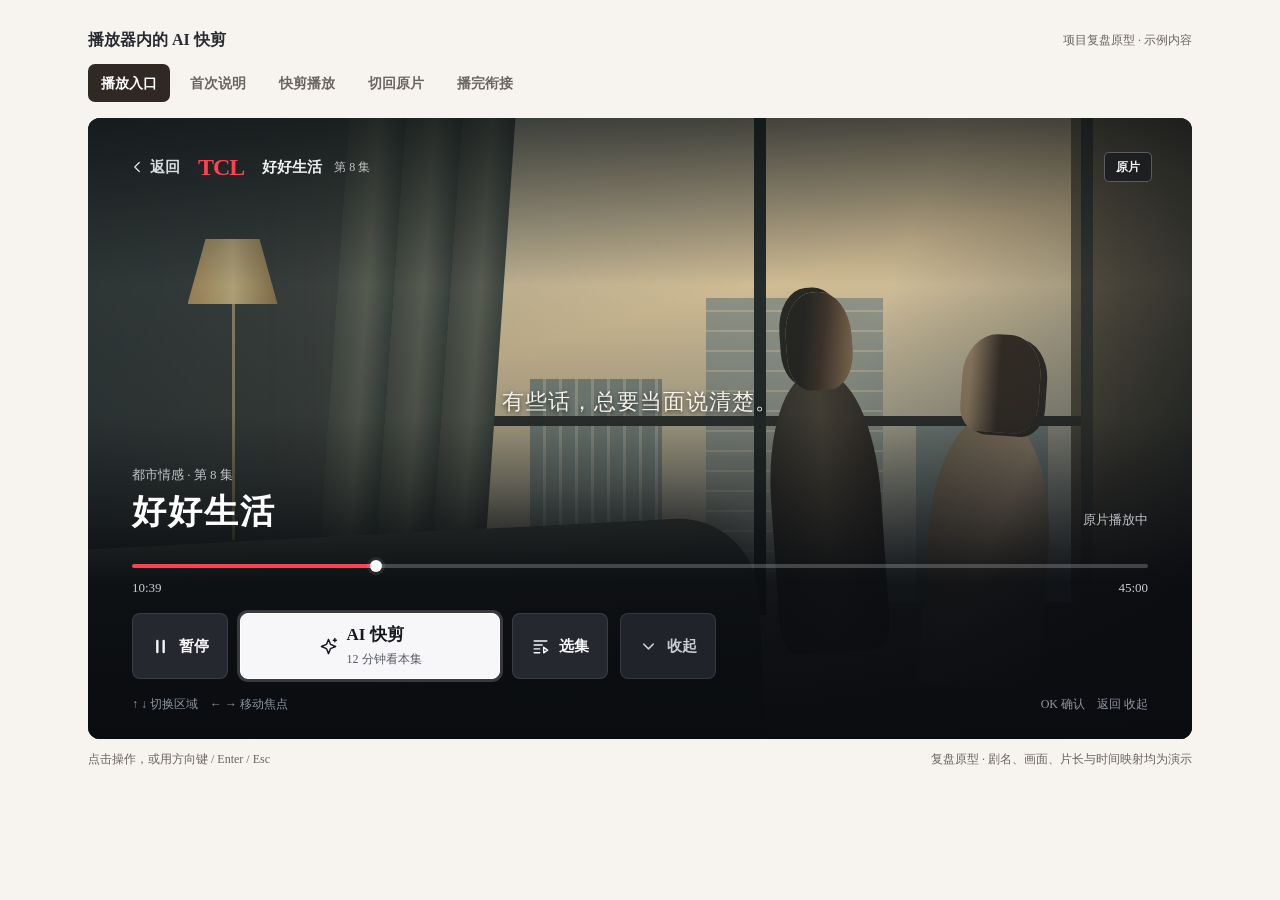
<file: work/quickcut-demo.html>
<!doctype html>
<html lang="zh-CN">
<head>
<meta charset="utf-8">
<meta name="viewport" content="width=device-width, initial-scale=1">
<meta name="color-scheme" content="light">
<meta name="description" content="TCL AI 快剪项目的交互复盘原型：播放器入口、首次说明、快剪播放、切回原片与播完衔接。画面与片长为演示。">
<title>AI 快剪 · 交互复盘原型</title>
<script>if (new URLSearchParams(window.location.search).get('embed') === '1') document.documentElement.classList.add('is-embedded');</script>
<style>
#tcl-quickcut-concept {
  --tv-bg: #101216;
  --tv-panel: #202329;
  --tv-muted: #bcc0c8;
  --tv-text: #f8f8fb;
  --tv-accent: #ff4053;
  --preview-text: light-dark(#292b32, #eeeef2);
  --preview-muted: light-dark(#666b75, #a6a9b2);
  --preview-active: light-dark(#202329, #f0f1f4);
  --preview-active-text: light-dark(#ffffff, #15171c);
  width: 100%;
  color: var(--preview-text);
  font-family: "Songti SC", "Noto Serif CJK SC", STSong, SimSun, Georgia, serif;
  font-size: 14px;
  line-height: 1.5;
}
#tcl-quickcut-concept * { box-sizing: border-box; }
#tcl-quickcut-concept [hidden] { display: none !important; }
#tcl-quickcut-concept button, #tcl-quickcut-concept input { font: inherit; }
#tcl-quickcut-concept button { -webkit-tap-highlight-color: transparent; }
#tcl-quickcut-concept .preview-heading {
  display: flex; justify-content: space-between; align-items: center; gap: 12px;
  padding-bottom: 12px; font-size: 15px; font-weight: 500;
}
#tcl-quickcut-concept .concept-label { font-size: 12px; color: var(--preview-muted); font-weight: 400; }
#tcl-quickcut-concept .preview-routes { display: flex; flex-wrap: wrap; gap: 7px; margin-bottom: 16px; }
#tcl-quickcut-concept .preview-routes button {
  border: 0; background: transparent; color: var(--preview-muted);
  padding: 8px 13px; border-radius: 7px; min-height: 38px;
}
#tcl-quickcut-concept .preview-routes button[aria-pressed="true"] { background: var(--preview-active); color: var(--preview-active-text); }
#tcl-quickcut-concept .tv-screen {
  color-scheme: dark;
  position: relative; isolation: isolate; width: 100%; aspect-ratio: 16 / 9; min-height: 440px;
  border-radius: 12px; overflow: hidden; background: var(--tv-bg); color: var(--tv-text);
}
#tcl-quickcut-concept .film-scene { position: absolute; inset: 0; overflow: hidden; background: linear-gradient(110deg, #323737 1%, #4b4c46 38%, #a79270 62%, #222726 97%); }
#tcl-quickcut-concept .window-light {
  position: absolute; left: 34%; top: 0; width: 55%; height: 78%;
  background: linear-gradient(165deg, #c6bfa6 3%, #ead2a4 38%, #8a9b9e 100%);
  box-shadow: -70px 0 120px #b4a88b33;
}
#tcl-quickcut-concept .window-frame {
  position: absolute; inset: 0 9% 20% 34%; z-index: 2;
  background: linear-gradient(90deg, transparent 46%, #272d2c 46%, #272d2c 48%, transparent 48%),
              linear-gradient(0deg, transparent 38%, #323532 38%, #323532 40%, transparent 40%);
  border-left: 12px solid #3e413a; border-right: 12px solid #393c36;
}
#tcl-quickcut-concept .city { position: absolute; top: 42%; background: #788783; opacity: .8; }
#tcl-quickcut-concept .city-one { left: 40%; width: 12%; height: 35%; background: repeating-linear-gradient(90deg, #748581 0 13px, #a3a99b 13px 16px); }
#tcl-quickcut-concept .city-two { left: 56%; top: 29%; width: 16%; height: 47%; background: repeating-linear-gradient(0deg, #8d9790 0 18px, #b4b3a0 18px 20px); }
#tcl-quickcut-concept .city-three { left: 75%; top: 48%; width: 12%; height: 30%; background: #7a8a88; }
#tcl-quickcut-concept .curtain { position: absolute; left: 22%; top: 0; width: 15%; height: 85%; background: repeating-linear-gradient(90deg, #4d5148 0%, #66685a 18%, #3e463f 34%); transform: skewX(-4deg); z-index: 3; }
#tcl-quickcut-concept .lamp { position: absolute; top: 24%; left: 13%; height: 44%; width: 3px; background: #a59574; }
#tcl-quickcut-concept .lamp span { position: absolute; width: 90px; height: 65px; left: -44px; top: -28px; background: linear-gradient(90deg, #bd9860, #dbc38d, #9b7c4d); clip-path: polygon(20% 0, 80% 0, 100% 100%, 0 100%); }
#tcl-quickcut-concept .sofa { position: absolute; bottom: -10%; left: -7%; width: 68%; height: 43%; border-radius: 70px 80px 0 0; background: linear-gradient(160deg, #5e6558, #2b332c); box-shadow: 0 -14px 35px #0c15123d; z-index: 4; transform: rotate(-3deg); }
#tcl-quickcut-concept .person { position: absolute; z-index: 5; }
#tcl-quickcut-concept .person-one { left: 62%; bottom: 14%; height: 45%; width: 10%; background: linear-gradient(90deg, #37342e, #504a3d, #342f2a); border-radius: 45% 45% 12% 12%; transform: rotate(-4deg); }
#tcl-quickcut-concept .person-one span { position: absolute; left: 24%; top: -29%; width: 59%; height: 35%; border-radius: 44% 47% 39% 35%; background: linear-gradient(100deg, #292824 30%, #44372d 54%, #967d5d 100%); box-shadow: -6px -5px 0 #2b2b26; }
#tcl-quickcut-concept .person-two { left: 76%; bottom: 8%; height: 44%; width: 11%; background: linear-gradient(110deg, #7e7159, #b7a186, #5b564a); border-radius: 44% 48% 5% 5%; transform: rotate(4deg); }
#tcl-quickcut-concept .person-two span { position: absolute; left: 19%; top: -30%; width: 64%; height: 36%; border-radius: 44% 41% 30% 25%; background: linear-gradient(90deg, #a89173 10%, #3c332a 48%); box-shadow: 7px 3px 0 #34312a; }
#tcl-quickcut-concept .film-grain { position: absolute; inset: 0; z-index: 8; background: linear-gradient(110deg, #203a3c36, transparent 65%, #171a1a70); }
#tcl-quickcut-concept .picture-shade { position: absolute; inset: 0; z-index: 9; background: linear-gradient(180deg, #0c1012b5 0%, #11141718 27%, #0c10123a 48%, #0a0c10ee 75%, #0a0c10 100%); }
#tcl-quickcut-concept .tv-header {
  position: absolute; z-index: 11; top: 0; left: 0; width: 100%;
  display: flex; justify-content: space-between; align-items: center; padding: 24px 30px; gap: 18px;
}
#tcl-quickcut-concept .brand-group { display: flex; gap: 18px; align-items: center; min-width: 0; }
#tcl-quickcut-concept .back-button { color: #d9dcdf; background: transparent; border: 0; display: flex; gap: 4px; align-items: center; padding: 8px 0; }
#tcl-quickcut-concept .back-button svg, #tcl-quickcut-concept .back-button i { width: 18px; height: 18px; }
#tcl-quickcut-concept .tcl-wordmark { color: #ff4252; font-size: 24px; letter-spacing: -1px; font-weight: 750; }
#tcl-quickcut-concept .header-program { color: #efefef; display: flex; align-items: center; gap: 12px; font-size: 14px; }
#tcl-quickcut-concept .episode-short { color: #c2c4c5; font-size: 12px; }
#tcl-quickcut-concept .mode-label { flex-shrink: 0; display: inline-flex; align-items: center; padding: 5px 11px; border: 1px solid #f2f3f549; border-radius: 5px; color: #f0f0f1; font-size: 12px; background: #16191eab; }
#tcl-quickcut-concept .mode-label.is-quick { color: #ffe7e9; border-color: #ff879568; background: #5d2026b8; }
#tcl-quickcut-concept .scene-caption { position: absolute; z-index: 10; left: 15px; right: 15px; top: 42%; text-align: center; color: #f5f2eb; font-size: 18px; letter-spacing: 1px; text-shadow: 0 2px 5px #000b; }
#tcl-quickcut-concept .playback-controls { position: absolute; z-index: 12; bottom: 0; left: 0; right: 0; padding: 0 34px 20px; }
#tcl-quickcut-concept .control-title { display: flex; align-items: flex-end; justify-content: space-between; gap: 18px; margin-bottom: 16px; }
#tcl-quickcut-concept .program-meta { font-size: 12px; color: #c2c5ca; }
#tcl-quickcut-concept h2 { font-size: 27px; font-weight: 500; letter-spacing: 2px; margin: 3px 0 0; color: #fff; line-height: 1.35; }
#tcl-quickcut-concept .mode-description { font-size: 12px; color: #bfc3ca; padding-bottom: 5px; }
#tcl-quickcut-concept .timeline input {
  appearance: none; width: 100%; display: block; height: 20px; margin: 0; background: transparent;
}
#tcl-quickcut-concept .timeline input::-webkit-slider-runnable-track { height: 4px; border-radius: 4px; background: linear-gradient(to right, #ff4252 var(--played, 23.63%), #ffffff36 var(--played, 23.63%)); }
#tcl-quickcut-concept .timeline input::-moz-range-track { height: 4px; border-radius: 4px; background: #ffffff36; }
#tcl-quickcut-concept .timeline input::-moz-range-progress { background: #ff4252; height: 4px; }
#tcl-quickcut-concept .timeline input::-webkit-slider-thumb { appearance: none; width: 12px; height: 12px; margin-top: -4px; border-radius: 50%; border: 0; background: #fff; box-shadow: 0 0 0 3px #ffffff16; }
#tcl-quickcut-concept .timeline input::-moz-range-thumb { width: 12px; height: 12px; border-radius: 50%; border: 0; background: #fff; }
#tcl-quickcut-concept .time-labels { display: flex; justify-content: space-between; font-size: 12px; color: #c8cbd0; font-variant-numeric: tabular-nums; margin: 2px 0 16px; }
#tcl-quickcut-concept .action-row { display: flex; gap: 12px; align-items: stretch; }
#tcl-quickcut-concept .tv-button {
  display: flex; justify-content: center; align-items: center; gap: 9px;
  border: 1px solid #ffffff19; background: #25282e; color: #f7f7f9;
  border-radius: 8px; min-height: 58px; padding: 10px 18px; text-align: center;
}
#tcl-quickcut-concept .tv-button svg, #tcl-quickcut-concept .tv-button i { width: 19px; height: 19px; flex-shrink: 0; }
#tcl-quickcut-concept .tv-button strong { display: block; font-size: 16px; font-weight: 500; line-height: 1.35; }
#tcl-quickcut-concept .tv-button small { display: block; font-size: 11px; margin-top: 3px; color: #c6c7cd; }
#tcl-quickcut-concept .feature-button { min-width: 220px; text-align: left; background: #392228; border-color: #76505a; }
#tcl-quickcut-concept .tv-button.tv-focused { background: #f7f7fa; color: #16181d; border-color: #fff; box-shadow: 0 0 0 3px #f4f5ff30; }
#tcl-quickcut-concept .tv-button.tv-focused small { color: #565961; }
#tcl-quickcut-concept .tv-button.primary { background: #f8f8fb; color: #16181c; border-color: #fff; }
#tcl-quickcut-concept .tv-button.primary.tv-focused { box-shadow: 0 0 0 3px #ff6475; }
#tcl-quickcut-concept .tv-button.quiet { background: #202329; color: #c7cbd1; }
#tcl-quickcut-concept .tv-button:disabled { opacity: .5; }
#tcl-quickcut-concept .compact { min-width: 90px; }
#tcl-quickcut-concept .remote-hint { display: flex; justify-content: space-between; gap: 10px; color: #9096a0; font-size: 11px; margin-top: 16px; }
#tcl-quickcut-concept .show-controls { position: absolute; bottom: 26px; left: 50%; transform: translateX(-50%); z-index: 12; color: #eeeff3; background: #1c2027; border: 1px solid #ffffff39; border-radius: 8px; padding: 11px 20px; min-height: 44px; white-space: nowrap; }
#tcl-quickcut-concept .toast-message { position: absolute; z-index: 16; top: 99px; left: 50%; transform: translateX(-50%); width: max-content; max-width: 86%; padding: 12px 18px; border-radius: 8px; background: #202329; color: #f3f4f7; box-shadow: 0 4px 22px #0005; font-size: 13px; text-align: center; }
#tcl-quickcut-concept .overlay-host { position: absolute; inset: 0; z-index: 20; background: #080b10b8; display: flex; align-items: center; justify-content: center; padding: 24px; }
#tcl-quickcut-concept .tv-dialog { width: min(590px, 100%); background: #202329; border: 1px solid #4c4f56; border-radius: 15px; padding: 28px 32px; box-shadow: 0 16px 65px #0006; }
#tcl-quickcut-concept .dialog-eyebrow { color: #ff8995; font-size: 12px; letter-spacing: 2px; margin-bottom: 12px; }
#tcl-quickcut-concept .tv-dialog h3 { margin: 0 0 12px; color: #fff; font-size: 25px; font-weight: 500; line-height: 1.4; }
#tcl-quickcut-concept .dialog-copy { color: #bcc2cb; margin: 0; font-size: 14px; line-height: 1.8; }
#tcl-quickcut-concept .duration-comparison { display: flex; gap: 28px; align-items: center; margin: 21px 0; padding: 17px 22px; border-radius: 8px; background: #15181e; }
#tcl-quickcut-concept .duration-comparison .duration-number { font-size: 33px; font-weight: 500; font-variant-numeric: tabular-nums; }
#tcl-quickcut-concept .duration-comparison .duration-unit { color: #aeb4bd; font-size: 12px; margin-left: 5px; }
#tcl-quickcut-concept .duration-comparison .duration-label { font-size: 11px; color: #afb5bf; margin-bottom: 3px; }
#tcl-quickcut-concept .duration-comparison .arrow { color: #707984; font-size: 22px; }
#tcl-quickcut-concept .duration-comparison .short-duration .duration-number { color: #ff8995; }
#tcl-quickcut-concept .resume-note { color: #e4e7ed; font-size: 12px; margin: 0 0 18px; }
#tcl-quickcut-concept .dialog-actions { display: flex; gap: 12px; margin-top: 22px; }
#tcl-quickcut-concept .dialog-actions .tv-button { flex: 1; min-height: 49px; padding: 11px 15px; }
#tcl-quickcut-concept .next-episode { background: #15181e; border-radius: 8px; padding: 18px 20px; margin: 20px 0; }
#tcl-quickcut-concept .next-episode .next-label { color: #b5bbc5; font-size: 12px; }
#tcl-quickcut-concept .next-episode strong { display: block; margin: 5px 0; font-size: 19px; font-weight: 500; color: #f5f6f8; }
#tcl-quickcut-concept .next-episode small { color: #c5cad3; font-size: 12px; }
#tcl-quickcut-concept .end-secondary { display: flex; justify-content: center; margin-top: 17px; }
#tcl-quickcut-concept .end-secondary button { color: #d1d5dc; background: transparent; border: 0; padding: 7px 12px; min-height: 38px; }
#tcl-quickcut-concept .episode-grid { display: grid; grid-template-columns: repeat(3, 1fr); gap: 10px; margin-top: 22px; }
#tcl-quickcut-concept .episode-grid button { flex-direction: column; gap: 6px; min-width: 0; padding: 15px 8px; }
#tcl-quickcut-concept .episode-grid small { font-size: 11px; }
#tcl-quickcut-concept .preview-caption { display: flex; justify-content: space-between; gap: 12px; flex-wrap: wrap; font-size: 11px; color: var(--preview-muted); margin-top: 10px; }
@media (min-width: 900px) {
  #tcl-quickcut-concept .tv-header { padding: 30px 40px; }
  #tcl-quickcut-concept .playback-controls { padding: 0 44px 26px; }
  #tcl-quickcut-concept .control-title { margin-bottom: 21px; }
  #tcl-quickcut-concept h2 { font-size: 32px; }
  #tcl-quickcut-concept .scene-caption { font-size: 22px; top: 43%; }
  #tcl-quickcut-concept .tv-button { min-height: 64px; }
  #tcl-quickcut-concept .feature-button { min-width: 260px; }
  #tcl-quickcut-concept .tv-dialog { padding: 32px 38px; }
  #tcl-quickcut-concept .tv-dialog h3 { font-size: 28px; }
}
@media (max-width: 620px) {
  #tcl-quickcut-concept .preview-heading { flex-wrap: wrap; gap: 4px; }
  #tcl-quickcut-concept .preview-routes { gap: 3px; }
  #tcl-quickcut-concept .preview-routes button { padding: 8px 9px; font-size: 12px; min-height: 42px; }
  #tcl-quickcut-concept .tv-screen { aspect-ratio: auto; min-height: 540px; }
  #tcl-quickcut-concept .tv-header { padding: 17px 18px; gap: 9px; }
  #tcl-quickcut-concept .brand-group { gap: 11px; }
  #tcl-quickcut-concept .header-program { display: none; }
  #tcl-quickcut-concept .playback-controls { padding: 0 20px 20px; }
  #tcl-quickcut-concept .scene-caption { top: 33%; font-size: 16px; letter-spacing: 0; }
  #tcl-quickcut-concept .control-title { align-items: flex-start; gap: 10px; }
  #tcl-quickcut-concept h2 { font-size: 26px; }
  #tcl-quickcut-concept .mode-description { font-size: 11px; max-width: 110px; text-align: right; }
  #tcl-quickcut-concept .action-row { display: grid; grid-template-columns: 1fr 1.65fr; gap: 11px; }
  #tcl-quickcut-concept .tv-button { min-width: 0; min-height: 56px; padding: 9px 10px; }
  #tcl-quickcut-concept .tv-button strong { font-size: 15px; }
  #tcl-quickcut-concept .feature-button { min-width: 0; }
  #tcl-quickcut-concept .remote-hint { flex-wrap: wrap; gap: 3px; font-size: 11px; }
  #tcl-quickcut-concept .tv-dialog { padding: 22px 19px; }
  #tcl-quickcut-concept .overlay-host { padding: 17px; }
  #tcl-quickcut-concept .tv-screen.has-dialog .overlay-host { position: relative; min-height: 540px; }
  #tcl-quickcut-concept .tv-dialog h3 { font-size: 21px; }
  #tcl-quickcut-concept .dialog-copy { font-size: 13px; }
  #tcl-quickcut-concept .duration-comparison { gap: 17px; padding: 13px; margin: 18px 0; }
  #tcl-quickcut-concept .duration-comparison .duration-number { font-size: 29px; }
  #tcl-quickcut-concept .duration-comparison .duration-unit { margin-left: 3px; }
  #tcl-quickcut-concept .dialog-actions { flex-direction: column; gap: 10px; }
  #tcl-quickcut-concept .episode-grid { grid-template-columns: 1fr; }
  #tcl-quickcut-concept .episode-grid button { flex-direction: row; }
  #tcl-quickcut-concept .toast-message { top: 78px; font-size: 12px; }
  #tcl-quickcut-concept .person-one { left: 56%; width: 16%; }
  #tcl-quickcut-concept .person-two { left: 76%; width: 17%; }
}
@media (prefers-reduced-motion: reduce) {
  #tcl-quickcut-concept * { scroll-behavior: auto; }
}

/* Standalone shell and embedded portfolio use the same dependency-free prototype. */
:root { color-scheme: light; }
html, body { margin: 0; padding: 0; width: 100%; background: #f7f4f0; }
body { overflow-x: hidden; }
#demo-page { box-sizing: border-box; max-width: 1160px; margin: 0 auto; padding: 28px; }
html.is-embedded, html.is-embedded body { background: transparent; }
html.is-embedded #demo-page { max-width: none; padding: 0; }
html.is-embedded #tcl-quickcut-concept .preview-heading > span:first-child { display: none; }
html.is-embedded #tcl-quickcut-concept .preview-heading { padding-bottom: 10px; }
#tcl-quickcut-concept { --preview-text: #292b32; --preview-muted: #6b6560; --preview-active: #302923; --preview-active-text: #fff; }
#tcl-quickcut-concept button { cursor: pointer; touch-action: manipulation; }
#tcl-quickcut-concept button:disabled { cursor: default; }
#tcl-quickcut-concept button:focus-visible,
#tcl-quickcut-concept input:focus-visible { outline: 3px solid #ff7180; outline-offset: 4px; }
#tcl-quickcut-concept .preview-routes button:focus-visible { outline: 2px solid #765a48; outline-offset: 2px; }
#tcl-quickcut-concept .back-button.tv-focused,
#tcl-quickcut-concept .show-controls.tv-focused,
#tcl-quickcut-concept .end-secondary button.tv-focused { outline: 3px solid #ff7180; outline-offset: 3px; border-radius: 6px; }
#tcl-quickcut-concept .tv-screen.has-dialog { aspect-ratio: auto; }
#tcl-quickcut-concept .tv-screen.has-dialog .overlay-host { position: relative; min-height: 440px; }
#tcl-quickcut-concept .tv-dialog { max-width: 100%; }
#tcl-quickcut-concept .preview-caption { line-height: 1.7; }
#tcl-quickcut-concept .duration-comparison > div { min-width: 0; }
#tcl-quickcut-concept .preview-routes button { transition: background-color .15s ease; }
#tcl-quickcut-concept .preview-routes button:hover { background: #e8e0d9; color: #302923; }
#tcl-quickcut-concept .preview-routes button[aria-pressed="true"]:hover { background: #302923; color: #fff; }
@media (min-width: 900px) {
  #tcl-quickcut-concept .tv-screen.has-dialog .overlay-host { min-height: 560px; }
}
@media (max-width: 620px) {
  #demo-page { padding: 18px 12px; }
  #tcl-quickcut-concept .preview-routes { display: grid; grid-template-columns: repeat(3, minmax(0, 1fr)); gap: 5px; margin-bottom: 12px; }
  #tcl-quickcut-concept .preview-routes button { white-space: nowrap; padding: 8px 5px; font-size: 12px; }
  #tcl-quickcut-concept .tv-screen { min-height: 530px; border-radius: 10px; }
  #tcl-quickcut-concept .tv-screen.has-dialog .overlay-host { min-height: 530px; padding: 15px; }
  #tcl-quickcut-concept .preview-caption { display: block; }
  #tcl-quickcut-concept .preview-caption span { display: block; }
  #tcl-quickcut-concept .concept-label { font-size: 11px; }
  #tcl-quickcut-concept .duration-comparison { justify-content: space-between; gap: 10px; }
  #tcl-quickcut-concept .dialog-actions .tv-button { min-height: 48px; }
  #tcl-quickcut-concept .tv-header { padding: 16px 17px; }
}
@media (max-width: 360px) {
  #tcl-quickcut-concept .playback-controls { padding: 0 16px 16px; }
  #tcl-quickcut-concept .tv-dialog { padding: 20px 15px; }
  #tcl-quickcut-concept .tv-dialog h3 { font-size: 20px; }
  #tcl-quickcut-concept .dialog-copy { font-size: 12px; }
  #tcl-quickcut-concept .duration-comparison .duration-number { font-size: 26px; }
  #tcl-quickcut-concept .tv-button { gap: 6px; }
  #tcl-quickcut-concept .tv-button strong { font-size: 14px; }
  #tcl-quickcut-concept .header-program { display: none; }
}
@media (prefers-reduced-motion: reduce) {
  #tcl-quickcut-concept .preview-routes button { transition: none; }
}

/* Typography: align the embedded prototype with the portfolio's Chinese UI. */
#tcl-quickcut-concept {
  font-size: 15px;
  font-weight: 400;
}
#tcl-quickcut-concept .preview-heading { font-size: 16px; font-weight: 600; }
#tcl-quickcut-concept .preview-routes button { font-size: 14px; font-weight: 600; }
#tcl-quickcut-concept .header-program { font-size: 15px; font-weight: 600; }
#tcl-quickcut-concept h2 { font-size: 28px; font-weight: 600; }
#tcl-quickcut-concept .tv-button,
#tcl-quickcut-concept .back-button,
#tcl-quickcut-concept .show-controls,
#tcl-quickcut-concept .end-secondary button,
#tcl-quickcut-concept .mode-label,
#tcl-quickcut-concept .dialog-eyebrow { font-weight: 600; }
#tcl-quickcut-concept .tv-button strong { font-size: 17px; font-weight: 600; }
#tcl-quickcut-concept .tv-button small,
#tcl-quickcut-concept .episode-grid small { font-size: 12px; font-weight: 400; }
#tcl-quickcut-concept .program-meta,
#tcl-quickcut-concept .mode-description,
#tcl-quickcut-concept .time-labels,
#tcl-quickcut-concept .resume-note { font-size: 13px; font-weight: 400; }
#tcl-quickcut-concept .episode-short,
#tcl-quickcut-concept .concept-label,
#tcl-quickcut-concept .duration-comparison .duration-label,
#tcl-quickcut-concept .duration-comparison .duration-unit,
#tcl-quickcut-concept .remote-hint,
#tcl-quickcut-concept .preview-caption { font-size: 12px; font-weight: 400; }
#tcl-quickcut-concept .tv-dialog h3 { font-size: 26px; font-weight: 600; }
#tcl-quickcut-concept .dialog-copy { font-size: 15px; font-weight: 400; line-height: 1.8; }
#tcl-quickcut-concept .duration-comparison .duration-number { font-size: 35px; font-weight: 600; }
#tcl-quickcut-concept .next-episode strong { font-size: 20px; font-weight: 600; }
@media (min-width: 900px) {
  #tcl-quickcut-concept h2 { font-size: 34px; }
  #tcl-quickcut-concept .tv-dialog h3 { font-size: 29px; }
}
@media (max-width: 620px) {
  #tcl-quickcut-concept { font-size: 14px; }
  #tcl-quickcut-concept .preview-heading { font-size: 15px; }
  #tcl-quickcut-concept .preview-routes button { font-size: 13px; }
  #tcl-quickcut-concept h2 { font-size: 27px; }
  #tcl-quickcut-concept .tv-button strong { font-size: 16px; }
  #tcl-quickcut-concept .mode-description,
  #tcl-quickcut-concept .program-meta,
  #tcl-quickcut-concept .time-labels,
  #tcl-quickcut-concept .resume-note { font-size: 12px; }
  #tcl-quickcut-concept .remote-hint,
  #tcl-quickcut-concept .preview-caption,
  #tcl-quickcut-concept .concept-label { font-size: 11px; }
  #tcl-quickcut-concept .tv-dialog h3 { font-size: 22px; }
  #tcl-quickcut-concept .dialog-copy { font-size: 14px; line-height: 1.75; }
  #tcl-quickcut-concept .duration-comparison .duration-number { font-size: 31px; }
  #tcl-quickcut-concept .next-episode strong { font-size: 19px; }
}
@media (max-width: 360px) {
  #tcl-quickcut-concept h2 { font-size: 26px; }
  #tcl-quickcut-concept .tv-button strong { font-size: 15px; }
  #tcl-quickcut-concept .tv-dialog h3 { font-size: 21px; }
  #tcl-quickcut-concept .dialog-copy { font-size: 13px; }
  #tcl-quickcut-concept .duration-comparison .duration-number { font-size: 28px; }
}
</style>
</head>
<body>
<main id="demo-page">
<div id="tcl-quickcut-concept">
  <div class="preview-heading">
    <span>播放器内的 AI 快剪</span>
    <span class="concept-label">项目复盘原型 · 示例内容</span>
  </div>
  <nav class="preview-routes" aria-label="查看不同交互页面">
    <button type="button" data-route="entry" aria-pressed="true">播放入口</button>
    <button type="button" data-route="intro" aria-pressed="false">首次说明</button>
    <button type="button" data-route="quick" aria-pressed="false">快剪播放</button>
    <button type="button" data-route="source" aria-pressed="false">切回原片</button>
    <button type="button" data-route="end" aria-pressed="false">播完衔接</button>
  </nav>

  <section class="tv-screen" aria-label="TCL 电视 AI 快剪概念播放器">
    <div class="film-scene" aria-hidden="true">
      <div class="window-light"></div>
      <div class="window-frame"></div>
      <div class="city city-one"></div>
      <div class="city city-two"></div>
      <div class="city city-three"></div>
      <div class="curtain"></div>
      <div class="lamp"><span></span></div>
      <div class="sofa"></div>
      <div class="person person-one"><span></span></div>
      <div class="person person-two"><span></span></div>
      <div class="film-grain"></div>
    </div>
    <div class="picture-shade"></div>

    <header class="tv-header">
      <div class="brand-group">
        <button type="button" class="back-button" data-action="back" data-tv-focus aria-label="返回">
          <i data-icon="chevron-left" aria-hidden="true"></i><span>返回</span>
        </button>
        <span class="tcl-wordmark">TCL</span>
        <span class="header-program">好好生活<span class="episode-short">第 8 集</span></span>
      </div>
      <span class="mode-label" id="tcl-mode-label">原片</span>
    </header>

    <div class="scene-caption" id="tcl-subtitle">有些话，总要当面说清楚。</div>
    <div class="toast-message" id="tcl-toast" role="status" aria-live="polite" hidden></div>

    <section class="playback-controls" id="tcl-controls" aria-label="播放控制">
      <div class="control-title">
        <div>
          <span class="program-meta" id="tcl-program-meta">都市情感 · 第 8 集</span>
          <h2>好好生活</h2>
        </div>
        <span class="mode-description" id="tcl-mode-description">原片播放中</span>
      </div>
      <div class="timeline">
        <input id="tcl-progress" type="range" min="0" max="2700" value="638" step="1"
          data-tv-focus aria-label="播放进度" aria-valuetext="10分38秒，共45分钟">
        <div class="time-labels">
          <span id="tcl-current-time">10:38</span>
          <span id="tcl-duration">45:00</span>
        </div>
      </div>
      <div class="action-row">
        <button type="button" class="tv-button compact" data-action="play" data-tv-focus id="tcl-play-button">
          <i data-icon="pause" aria-hidden="true"></i><span>暂停</span>
        </button>
        <button type="button" class="tv-button feature-button tv-focused" data-action="mode" data-tv-focus id="tcl-mode-button">
          <i data-icon="sparkles" aria-hidden="true"></i>
          <span><strong>AI 快剪</strong><small>12 分钟看本集</small></span>
        </button>
        <button type="button" class="tv-button compact" data-action="episodes" data-tv-focus>
          <i data-icon="list-video" aria-hidden="true"></i><span>选集</span>
        </button>
        <button type="button" class="tv-button quiet compact" data-action="hide" data-tv-focus>
          <i data-icon="chevron-down" aria-hidden="true"></i><span>收起</span>
        </button>
      </div>
      <div class="remote-hint"><span>↑ ↓ 切换区域　← → 移动焦点</span><span>OK 确认　返回 收起</span></div>
    </section>

    <button type="button" class="show-controls" data-action="show" data-tv-focus hidden id="tcl-show-controls">显示播放控制</button>
    <div class="overlay-host" id="tcl-overlay" hidden></div>
  </section>
  <div class="preview-caption"><span>点击操作，或用方向键 / Enter / Esc</span><span>复盘原型 · 剧名、画面、片长与时间映射均为演示</span></div>
</div>



<script>
(function () {
  'use strict';
  const root = document.getElementById('tcl-quickcut-concept');
  if (!root) return;
  const screen = root.querySelector('.tv-screen');
  const controls = root.querySelector('#tcl-controls');
  const overlay = root.querySelector('#tcl-overlay');
  const progress = root.querySelector('#tcl-progress');
  const modeLabel = root.querySelector('#tcl-mode-label');
  const modeDescription = root.querySelector('#tcl-mode-description');
  const modeButton = root.querySelector('#tcl-mode-button');
  const playButton = root.querySelector('#tcl-play-button');
  const subtitle = root.querySelector('#tcl-subtitle');
  const toastElement = root.querySelector('#tcl-toast');
  const showButton = root.querySelector('#tcl-show-controls');
  const episodeInfo = {
    8: { original: 2700, quick: 720 },
    9: { original: 2640, quick: 660 },
    10: { original: 2700, quick: 0 }
  };
  const baseSegments = [
    { q0: 0, q1: 100, o0: 15, context: 0 },
    { q0: 100, q1: 220, o0: 604, context: 600 },
    { q0: 220, q1: 340, o0: 1020, context: 1000 },
    { q0: 340, q1: 470, o0: 1530, context: 1500 },
    { q0: 470, q1: 610, o0: 2030, context: 2010 },
    { q0: 610, q1: 720, o0: 2530, context: 2500 }
  ];
  let episode = 8, mode = 'original', position = 638, savedQuick = null;
  let playing = true, controlsVisible = true, modal = null, route = 'entry';
  let introduced = false, toastTimer = null, modalStack = [];
  let playerFocusAction = 'mode', playbackTimer = null, destroyed = false;
  let inViewport = true, heightFrame = null, lastReportedHeight = 0;
  const demoPage = document.getElementById('demo-page');
  const parentOrigin = window.location.origin === 'null' ? '*' : window.location.origin;
  const RESIZE_MESSAGE = 'tcl-quickcut:resize';

  const iconPaths = {
    'chevron-left': '<path d="m15 18-6-6 6-6"/>',
    'chevron-down': '<path d="m6 9 6 6 6-6"/>',
    'pause': '<path d="M8 5v14M16 5v14" stroke-width="3"/>',
    'play': '<path d="m8 5 11 7-11 7Z" fill="currentColor" stroke-width="1.5"/>',
    'sparkles': '<path d="m12 3 2.6 6.4L21 12l-6.4 2.6L12 21l-2.6-6.4L3 12l6.4-2.6Z"/><path d="M20 2v4M18 4h4"/>',
    'list-video': '<path d="M4 5h16M4 10h10M4 15h7M4 20h7"/><path d="m16 13 5 3.5-5 3.5Z"/>',
    'film': '<rect x="3" y="3" width="18" height="18" rx="2"/><path d="M7 3v18M17 3v18M3 8h4M3 16h4M17 8h4M17 16h4M7 12h10"/>'
  };
  function icons() {
    root.querySelectorAll('i[data-icon]').forEach(function (element) {
      const path = iconPaths[element.dataset.icon] || iconPaths.play;
      element.outerHTML = '<svg viewBox="0 0 24 24" width="19" height="19" fill="none" stroke="currentColor" stroke-width="1.8" stroke-linecap="round" stroke-linejoin="round" aria-hidden="true" focusable="false">' + path + '</svg>';
    });
  }
  function reportHeight() {
    if (destroyed || heightFrame !== null) return;
    heightFrame = requestAnimationFrame(function () {
      heightFrame = null;
      // Measure natural content, never iframe viewport height: the parent can shrink too.
      const height = Math.max(320, Math.ceil(demoPage.getBoundingClientRect().height));
      if (height === lastReportedHeight) return;
      lastReportedHeight = height;
      if (window.parent !== window) {
        window.parent.postMessage({ type: RESIZE_MESSAGE, height: height }, parentOrigin);
      }
    });
  }
  function rememberPlayerFocus() {
    if (modal) return;
    const active = document.activeElement;
    playerFocusAction = active && screen.contains(active) && active.dataset.action
      ? active.dataset.action : (controlsVisible ? 'mode' : 'show');
  }
  function playbackRoute() {
    return mode === 'quick' ? 'quick' : (savedQuick !== null ? 'source' : 'entry');
  }
  function format(seconds) {
    const value = Math.max(0, Math.floor(seconds));
    return String(Math.floor(value / 60)).padStart(2, '0') + ':' + String(value % 60).padStart(2, '0');
  }
  function duration() { return episodeInfo[episode][mode]; }
  function segments() {
    const qScale = episodeInfo[episode].quick / 720;
    const oScale = episodeInfo[episode].original / 2700;
    return baseSegments.map(function (s) {
      return { q0: Math.round(s.q0 * qScale), q1: Math.round(s.q1 * qScale), o0: Math.round(s.o0 * oScale), context: Math.round(s.context * oScale) };
    });
  }
  function quickToSource(q) {
    const list = segments();
    const s = list.find(function (item) { return q < item.q1; }) || list[list.length - 1];
    return { current: Math.min(episodeInfo[episode].original, s.o0 + q - s.q0), context: s.context };
  }
  function sourceToQuick(o) {
    const list = segments();
    for (const s of list) {
      if (o < s.o0) return s.q0;
      if (o <= s.o0 + s.q1 - s.q0) return s.q0 + o - s.o0;
    }
    return Math.max(0, episodeInfo[episode].quick - 1);
  }
  function button(action, label, primary) {
    return '<button type="button" class="tv-button' + (primary ? ' primary' : '') + '" data-action="' + action + '" data-tv-focus>' + label + '</button>';
  }
  function dialog(content) {
    overlay.innerHTML = '<section class="tv-dialog" role="dialog" aria-modal="true" aria-labelledby="tcl-dialog-title">' + content + '</section>';
    overlay.hidden = false;
    icons();
  }
  function visibleFocusables() {
    const area = modal ? overlay : screen;
    return Array.from(area.querySelectorAll('[data-tv-focus]')).filter(function (el) { return el.getClientRects().length > 0 && !el.disabled && !el.closest('[inert]'); });
  }
  function focusElement(element, realFocus) {
    if (!element || element.disabled || !element.getClientRects().length || element.closest('[inert]')) return;
    root.querySelectorAll('.tv-focused').forEach(function (el) { el.classList.remove('tv-focused'); });
    element.classList.add('tv-focused');
    if (realFocus) element.focus({ preventScroll: true });
  }
  function focusAction(action) {
    requestAnimationFrame(function () {
      if (destroyed) return;
      const area = modal ? overlay : screen;
      focusElement(area.querySelector('[data-action="' + action + '"]'), true);
    });
  }
  function focusPlayback() {
    focusAction(controlsVisible ? (modeButton.disabled ? 'play' : 'mode') : 'show');
  }
  function saveModal() {
    if (!modal) return;
    modalStack.push({
      modal: modal,
      markup: overlay.innerHTML,
      route: route,
      focusAction: document.activeElement && document.activeElement.dataset.action,
      focusEpisode: document.activeElement && document.activeElement.dataset.episode
    });
  }
  function returnFromModal() {
    const previous = modalStack.pop();
    if (previous) {
      modal = previous.modal;
      route = previous.route;
      overlay.innerHTML = previous.markup;
      overlay.hidden = false;
      render();
      requestAnimationFrame(function () {
        const target = previous.focusEpisode
          ? overlay.querySelector('[data-episode="' + previous.focusEpisode + '"]')
          : overlay.querySelector('[data-action="' + previous.focusAction + '"]');
        focusElement(target || visibleFocusables()[0], true);
      });
      return;
    }
    closeModal();
    route = playbackRoute();
    render();
    const target = screen.querySelector('[data-action="' + playerFocusAction + '"]');
    if (target && target.getClientRects().length && !target.disabled && !target.closest('[inert]')) {
      focusElement(target, true);
    } else { focusPlayback(); }
  }
  function toast(text) {
    clearTimeout(toastTimer);
    toastElement.textContent = text;
    toastElement.hidden = false;
    toastTimer = setTimeout(function () { toastElement.hidden = true; }, 6500);
  }
  function renderTime() {
    const total = duration();
    position = Math.max(0, Math.min(total, position));
    progress.max = String(total);
    progress.value = String(position);
    progress.style.setProperty('--played', (total ? (position / total) * 100 : 0) + '%');
    progress.setAttribute('aria-valuetext', format(position) + '，共 ' + format(total));
    root.querySelector('#tcl-current-time').textContent = format(position);
    root.querySelector('#tcl-duration').textContent = format(total);
  }
  function render() {
    screen.classList.toggle('has-dialog', !!modal);
    screen.querySelector('.tv-header').inert = !!modal;
    controls.inert = !!modal;
    showButton.inert = !!modal;
    controls.hidden = !controlsVisible;
    showButton.hidden = controlsVisible || !!modal;
    root.querySelector('#tcl-program-meta').textContent = '都市情感 · 第 ' + episode + ' 集';
    root.querySelector('.episode-short').textContent = '第 ' + episode + ' 集';
    modeLabel.textContent = mode === 'quick' ? 'AI 快剪' : '原片';
    modeLabel.classList.toggle('is-quick', mode === 'quick');
    modeDescription.textContent = mode === 'quick'
      ? '精简版 · 随时切回原片'
      : ((playing ? '原片播放中' : '原片已暂停') + (savedQuick !== null ? ' · 已保留快剪进度' : ''));
    if (mode === 'quick') {
      modeButton.innerHTML = '<i data-icon="film" aria-hidden="true"></i><span><strong>切回原片</strong><small>从本段前文继续</small></span>';
    } else if (savedQuick !== null) {
      modeButton.innerHTML = '<i data-icon="sparkles" aria-hidden="true"></i><span><strong>返回快剪</strong><small>接着 ' + format(savedQuick) + ' 观看</small></span>';
    } else if (!episodeInfo[episode].quick) {
      modeButton.innerHTML = '<span><strong>本集暂无快剪</strong><small>可继续观看原片</small></span>';
    } else {
      modeButton.innerHTML = '<i data-icon="sparkles" aria-hidden="true"></i><span><strong>AI 快剪</strong><small>' + Math.round(episodeInfo[episode].quick / 60) + ' 分钟看本集</small></span>';
    }
    modeButton.disabled = !episodeInfo[episode].quick;
    playButton.innerHTML = '<i data-icon="' + (playing ? 'pause' : 'play') + '" aria-hidden="true"></i><span>' + (playing ? '暂停' : '播放') + '</span>';
    subtitle.textContent = mode === 'quick' ? '原来，你一直都记得。' : '有些话，总要当面说清楚。';
    subtitle.hidden = !!modal;
    root.querySelectorAll('[data-route]').forEach(function (el) { el.setAttribute('aria-pressed', String(el.dataset.route === route)); });
    renderTime();
    icons();
    reportHeight();
  }
  function closeModal() {
    modal = null;
    modalStack = [];
    overlay.hidden = true;
    overlay.innerHTML = '';
    render();
  }
  function openIntro() {
    rememberPlayerFocus();
    modal = 'intro';
    route = 'intro';
    const quickStart = sourceToQuick(position);
    const remaining = Math.ceil((episodeInfo[episode].quick - quickStart) / 60);
    dialog('<div class="dialog-eyebrow">AI 快剪</div>' +
      '<h3 id="tcl-dialog-title">时间少一点，剧情接得上。</h3>' +
      '<p class="dialog-copy">保留主要剧情和关键对话，精简重复片段。<br>部分细节会省略，你可以随时切回原片。</p>' +
      '<div class="duration-comparison"><div><div class="duration-label">本集原片</div><span class="duration-number">' + Math.round(episodeInfo[episode].original / 60) + '</span><span class="duration-unit">分钟</span></div><span class="arrow">→</span><div class="short-duration"><div class="duration-label">AI 快剪</div><span class="duration-number">' + Math.round(episodeInfo[episode].quick / 60) + '</span><span class="duration-unit">分钟</span></div></div>' +
      '<p class="resume-note">从当前剧情继续 · 快剪还剩约 ' + remaining + ' 分钟</p>' +
      '<div class="dialog-actions">' + button('start-quick', '开始快剪', true) + button('continue-original', '继续原片', false) + '</div>');
    render();
    focusAction('start-quick');
  }
  function startQuick(fromStart) {
    if (!episodeInfo[episode].quick) { toast('本集暂无快剪，可继续观看原片'); return; }
    const target = fromStart ? 0 : (savedQuick !== null ? savedQuick : sourceToQuick(position));
    mode = 'quick';
    position = target;
    savedQuick = null;
    introduced = true;
    playing = true;
    controlsVisible = true;
    route = 'quick';
    closeModal();
    toast('已进入 AI 快剪 · 可随时切回原片');
    focusAction('mode');
  }
  function switchToOriginal() {
    const mapped = quickToSource(position);
    savedQuick = position;
    mode = 'original';
    position = mapped.context;
    route = 'source';
    playing = true;
    controlsVisible = true;
    render();
    toast('已切回原片 · 从本段前文 ' + format(position) + ' 开始');
    focusAction('mode');
  }
  function endScreen() {
    playing = false;
    modal = 'end';
    modalStack = [];
    route = 'end';
    position = duration();
    const next = episode + 1;
    const nextInfo = episodeInfo[next];
    const hasQuick = nextInfo && nextInfo.quick > 0;
    const keepQuick = mode === 'quick' && hasQuick;
    const nextDescription = nextInfo
      ? (keepQuick ? 'AI 快剪 ' + Math.round(nextInfo.quick / 60) + ' 分钟 · 原片 ' + Math.round(nextInfo.original / 60) + ' 分钟' : '原片 ' + Math.round(nextInfo.original / 60) + ' 分钟' + (mode === 'quick' ? ' · 本集暂无快剪' : ''))
      : '已到达本次演示的最后一集';
    const nextTitle = nextInfo ? '好好生活 · 第 ' + next + ' 集' : '继续探索其他剧集';
    dialog('<div class="dialog-eyebrow">' + (mode === 'quick' ? '本集快剪已看完' : '本集原片已看完') + '</div>' +
      '<h3 id="tcl-dialog-title">接着看，还是慢慢回味？</h3>' +
      '<div class="next-episode"><span class="next-label">接下来</span><strong>' + nextTitle + '</strong><small>' + nextDescription + '</small></div>' +
      '<div class="dialog-actions">' + button(nextInfo ? 'next' : 'episodes', nextInfo ? (keepQuick ? '下一集快剪' : '下一集原片') : '选集', true) + button('replay-original', '看本集原片', false) + '</div>' +
      '<div class="end-secondary"><button type="button" data-action="episodes" data-tv-focus>选集</button></div>');
    render();
    focusAction(nextInfo ? 'next' : 'episodes');
  }
  function openEpisodes() {
    if (modal === 'confirm-original') { returnFromModal(); return; }
    rememberPlayerFocus();
    const returnLabel = modal === 'end' ? '返回播完页' : (modal === 'details' ? '返回详情' : '返回播放');
    saveModal();
    modal = 'episodes';
    dialog('<div class="dialog-eyebrow">好好生活</div><h3 id="tcl-dialog-title">选择剧集</h3>' +
      '<div class="episode-grid">' +
      '<button type="button" class="tv-button" data-episode="8" data-tv-focus><strong>第 8 集</strong><small>快剪 12 分钟</small></button>' +
      '<button type="button" class="tv-button" data-episode="9" data-tv-focus><strong>第 9 集</strong><small>快剪 11 分钟</small></button>' +
      '<button type="button" class="tv-button" data-episode="10" data-tv-focus><strong>第 10 集</strong><small>仅原片 · 45 分钟</small></button></div>' +
      '<div class="end-secondary"><button type="button" data-action="close" data-tv-focus>' + returnLabel + '</button></div>');
    render();
    requestAnimationFrame(function () { focusElement(overlay.querySelector('[data-episode="' + episode + '"]'), true); });
  }
  function selectEpisode(number, targetMode) {
    if (!episodeInfo[number]) return;
    if (targetMode === 'quick' && !episodeInfo[number].quick) targetMode = 'original';
    episode = number;
    savedQuick = null;
    mode = targetMode;
    position = 0;
    playing = true;
    controlsVisible = true;
    route = mode === 'quick' ? 'quick' : 'entry';
    closeModal();
    toast('开始播放第 ' + episode + ' 集 · ' + (mode === 'quick' ? 'AI 快剪' : '原片'));
    focusAction('play');
  }
  function openDetails() {
    rememberPlayerFocus();
    modalStack = [];
    modal = 'details';
    playing = false;
    dialog('<div class="dialog-eyebrow">剧集详情</div><h3 id="tcl-dialog-title">好好生活</h3>' +
      '<p class="dialog-copy">第 ' + episode + ' 集 · ' + (mode === 'quick' ? '快剪' : '原片') + ' 已看到 ' + format(position) + '<br>观看进度已为你保留。</p>' +
      '<div class="dialog-actions">' + button('resume-player', position >= duration() ? '重新播放' : '继续播放', true) + button('episodes', '选集', false) + '</div>');
    render();
    focusAction('resume-player');
  }
  function back() {
    if (modal === 'end') { openDetails(); return; }
    if (modal === 'details') {
      // The preview has no outer TV home page; return keyboard control to its route picker.
      root.querySelector('[data-route="entry"]').focus({ preventScroll: true });
      toast('已退出播放器操作 · 可选择上方页面继续体验');
      return;
    }
    if (modal) {
      returnFromModal();
    } else if (controlsVisible) {
      controlsVisible = false; render(); focusAction('show');
    } else {
      openDetails();
    }
  }
  function activate(action) {
    if (action === 'back') back();
    if (action === 'play') {
      if (position >= duration()) position = 0;
      playing = !playing; route = playbackRoute(); render(); focusAction('play');
    }
    if (action === 'mode') {
      if (mode === 'quick') switchToOriginal();
      else if (savedQuick !== null || introduced) startQuick(false);
      else openIntro();
    }
    if (action === 'start-quick') startQuick(false);
    if (action === 'continue-original' || action === 'close') {
      returnFromModal();
    }
    if (action === 'episodes') openEpisodes();
    if (action === 'hide') { controlsVisible = false; render(); focusAction('show'); }
    if (action === 'show') { controlsVisible = true; render(); focusPlayback(); }
    if (action === 'replay-original') selectEpisode(episode, 'original');
    if (action === 'resume-player') {
      if (position >= duration()) position = 0;
      playing = true; controlsVisible = true; route = playbackRoute(); closeModal(); focusAction('play');
    }
    if (action === 'confirm-original') selectEpisode(10, 'original');
    if (action === 'next') {
      const next = episode + 1;
      if (!episodeInfo[next]) { openEpisodes(); return; }
      const targetMode = mode === 'quick' && episodeInfo[next].quick ? 'quick' : 'original';
      selectEpisode(next, targetMode);
    }
  }
  function setRoute(value) {
    clearTimeout(toastTimer);
    toastElement.hidden = true;
    episode = 8; mode = 'original'; position = 638; savedQuick = null;
    playing = true; controlsVisible = true; route = value; modal = null; modalStack = [];
    overlay.hidden = true; overlay.innerHTML = '';
    if (value === 'intro') { openIntro(); return; }
    if (value === 'quick') { mode = 'quick'; position = 134; introduced = true; }
    if (value === 'source') { mode = 'quick'; position = 134; introduced = true; switchToOriginal(); return; }
    if (value === 'end') { mode = 'quick'; introduced = true; endScreen(); return; }
    if (value === 'entry') introduced = false;
    render(); focusAction('mode');
  }
  root.addEventListener('click', function (event) {
    const routeButton = event.target.closest('[data-route]');
    if (routeButton) { setRoute(routeButton.dataset.route); return; }
    const episodeButton = event.target.closest('[data-episode]');
    if (episodeButton) {
      const number = Number(episodeButton.dataset.episode);
      if (number === 10 && mode === 'quick') {
        saveModal();
        modal = 'confirm-original';
        dialog('<div class="dialog-eyebrow">观看模式</div><h3 id="tcl-dialog-title">第 10 集暂无快剪</h3><p class="dialog-copy">你可以观看本集原片，片长 45 分钟。</p><div class="dialog-actions">' + button('confirm-original', '播放原片', true) + button('episodes', '返回选集', false) + '</div>');
        render(); focusAction('episodes');
      } else {
        selectEpisode(number, mode === 'quick' && episodeInfo[number].quick ? 'quick' : 'original');
      }
      return;
    }
    const actionButton = event.target.closest('[data-action]');
    if (actionButton) activate(actionButton.dataset.action);
  });
  root.addEventListener('focusin', function (event) {
    if (event.target.matches('[data-tv-focus]')) {
      if (modal && !overlay.contains(event.target)) { focusElement(visibleFocusables()[0], true); return; }
      focusElement(event.target, false);
    }
  });
  progress.addEventListener('input', function () {
    position = Number(progress.value);
    if (position >= duration()) { endScreen(); return; }
    renderTime();
  });
  root.addEventListener('keydown', function (event) {
    const routeButton = event.target.closest('[data-route]');
    if (routeButton) {
      const routes = Array.from(root.querySelectorAll('[data-route]'));
      const index = routes.indexOf(routeButton);
      if (event.key === 'ArrowLeft' || event.key === 'ArrowRight' || event.key === 'Home' || event.key === 'End') {
        event.preventDefault();
        const target = event.key === 'Home' ? 0 : event.key === 'End' ? routes.length - 1
          : (index + (event.key === 'ArrowRight' ? 1 : -1) + routes.length) % routes.length;
        routes[target].focus({ preventScroll: true });
      }
      return;
    }
    if (event.key === 'Escape') { event.preventDefault(); back(); return; }
    if (event.key === 'Tab' && modal) {
      const items = visibleFocusables();
      const current = items.indexOf(document.activeElement);
      if (!items.length) { event.preventDefault(); return; }
      if (current < 0 || (!event.shiftKey && current === items.length - 1) || (event.shiftKey && current === 0)) {
        event.preventDefault();
        focusElement(event.shiftKey ? items[items.length - 1] : items[0], true);
      }
      return;
    }
    const directions = ['ArrowLeft', 'ArrowRight', 'ArrowUp', 'ArrowDown'];
    if (!directions.includes(event.key) || event.target.closest('[data-route]')) return;
    event.preventDefault();
    if (document.activeElement === progress && (event.key === 'ArrowLeft' || event.key === 'ArrowRight')) {
      position = Math.max(0, Math.min(duration(), position + (event.key === 'ArrowRight' ? 10 : -10)));
      if (position === duration()) endScreen(); else renderTime();
      return;
    }
    const items = visibleFocusables();
    const current = items.includes(document.activeElement) ? document.activeElement : items[0];
    if (!current) return;
    const r = current.getBoundingClientRect();
    const cx = r.x + r.width / 2, cy = r.y + r.height / 2;
    const vertical = event.key === 'ArrowUp' || event.key === 'ArrowDown';
    const sign = event.key === 'ArrowLeft' || event.key === 'ArrowUp' ? -1 : 1;
    const candidates = items.filter(function (el) { return el !== current; }).map(function (el) {
      const b = el.getBoundingClientRect();
      const dx = b.x + b.width / 2 - cx, dy = b.y + b.height / 2 - cy;
      const primary = vertical ? dy : dx, secondary = vertical ? dx : dy;
      return { el: el, primary: primary * sign, score: Math.abs(primary) + 2.5 * Math.abs(secondary) };
    }).filter(function (item) { return item.primary > 8; }).sort(function (a, b) { return a.score - b.score; });
    if (candidates.length) focusElement(candidates[0].el, true);
  });
  function startTimer() {
    if (playbackTimer !== null || destroyed) return;
    playbackTimer = setInterval(function () {
      if (!root.isConnected) { cleanup(); return; }
      if (!playing || modal || document.hidden || !inViewport) return;
      position = Math.min(duration(), position + 1);
      if (position >= duration()) endScreen(); else renderTime();
    }, 1000);
  }
  function stopTimer() {
    clearInterval(playbackTimer);
    playbackTimer = null;
  }
  const heightObserver = typeof ResizeObserver !== 'undefined' ? new ResizeObserver(reportHeight) : null;
  if (heightObserver) heightObserver.observe(demoPage);
  const visibilityObserver = typeof IntersectionObserver !== 'undefined'
    ? new IntersectionObserver(function (entries) { inViewport = entries[0].isIntersecting; }, { threshold: 0.01 })
    : null;
  if (visibilityObserver) visibilityObserver.observe(root);
  function cleanup() {
    destroyed = true;
    stopTimer();
    clearTimeout(toastTimer);
    if (heightFrame !== null) cancelAnimationFrame(heightFrame);
    heightFrame = null;
    if (heightObserver) heightObserver.disconnect();
    if (visibilityObserver) visibilityObserver.disconnect();
  }
  window.addEventListener('pagehide', function (event) {
    stopTimer();
    clearTimeout(toastTimer);
    if (!event.persisted) cleanup();
  });
  window.addEventListener('pageshow', function (event) {
    if (event.persisted) { startTimer(); lastReportedHeight = 0; reportHeight(); }
  });
  window.addEventListener('resize', reportHeight, { passive: true });
  window.addEventListener('message', function (event) {
    if (event.source !== window.parent || (parentOrigin !== '*' && event.origin !== parentOrigin)) return;
    if (event.data && event.data.type === 'tcl-quickcut:measure') {
      lastReportedHeight = 0;
      reportHeight();
    }
  });
  render();
  startTimer();
  reportHeight();
})();
</script>

<noscript><p style="font:14px/1.8 'Songti SC','Noto Serif CJK SC',STSong,SimSun,Georgia,serif;padding:18px;color:#302923">这是交互复盘原型，需启用 JavaScript 以体验页面切换。当前画面展示播放器内的 AI 快剪入口；剧名、画面与片长均为演示。</p></noscript>
</main>
</body>
</html>
</file>
<file: assets/personal.css>
:root {
  color-scheme: light;
  --cinna: #cfb3a9;
  --froth: #f1eeeb;
  --creme: #cdc6c3;
  --latte: #a09086;
  --chai: #e4d8cb;
  --ink: #302923;
  --muted: #6c5c52;
  --accent: #795548;
  --line: rgba(70, 51, 40, .22);
  --max: 1240px;
  --serif: Georgia, "Noto Serif SC", "Songti SC", STSong, SimSun, serif;
  --sans: Inter, "PingFang SC", "Microsoft YaHei", system-ui, sans-serif;
}
* { box-sizing: border-box; }
html { scroll-behavior: smooth; scroll-padding-top: 104px; }
body { margin: 0; color: var(--ink); background: var(--froth); font: 16px/1.75 var(--sans); -webkit-font-smoothing: antialiased; }
img { display: block; max-width: 100%; }
a { color: inherit; text-decoration: none; }
button, summary { font: inherit; }
button { cursor: pointer; }
::selection { background: var(--cinna); color: var(--ink); }
:focus-visible { outline: 2px solid var(--accent); outline-offset: 5px; }
.shell, .header-inner { width: min(calc(100% - 96px), var(--max)); margin-inline: auto; }
.skip-link { position: fixed; left: 12px; top: 12px; z-index: 100; padding: 8px 16px; background: var(--ink); color: var(--froth); transform: translateY(-160%); }
.skip-link:focus { transform: none; }
.site-header { position: sticky; top: 0; z-index: 50; background: rgba(241,238,235,.96); border-bottom: 1px solid var(--latte); }
.header-inner { min-height: 86px; display: flex; align-items: center; gap: 32px; }
.brand { display: inline-flex; align-items: center; gap: 13px; margin-right: auto; font-size: .9rem; white-space: nowrap; }
.brand-mark { width: 40px; height: 40px; display: grid; place-items: center; border: 1px solid var(--ink); border-radius: 50%; font-family: var(--serif); font-size: 1rem; }
.main-nav { display: flex; align-items: center; gap: 22px; font-size: .79rem; }
.main-nav a:hover, .mobile-menu a:hover { color: var(--accent); text-decoration: underline; text-underline-offset: 5px; }
.language-switch { display: flex; gap: 12px; padding-left: 22px; border-left: 1px solid var(--line); font-size: .78rem; white-space: nowrap; }
.language-switch a { color: var(--muted); }
.language-switch a[aria-current="page"] { color: var(--ink); text-decoration: underline; text-underline-offset: 6px; }
.mobile-menu { display: none; }
.eyebrow, .project-meta { margin: 0 0 22px; color: var(--accent); font-size: .69rem; font-weight: 600; letter-spacing: .17em; text-transform: uppercase; }
.title-line { display: block; }
.hero { padding: 78px 0 42px; }
.hero-grid { display: grid; grid-template-columns: .82fr 1.18fr; gap: 70px; align-items: center; }
.hero h1 { margin: 0; font: 500 clamp(4.8rem, 8vw, 7.4rem)/.99 var(--serif); letter-spacing: -.065em; }
.hero h1 em { color: var(--accent); font-style: normal; }
.hero-copy { max-width: 470px; margin: 28px 0 0; color: var(--muted); font-size: 1rem; line-height: 1.95; }
.hero-actions { display: flex; flex-wrap: wrap; gap: 12px; margin-top: 30px; }
.pill-link { min-height: 46px; padding: 10px 22px; display: inline-flex; align-items: center; justify-content: center; border: 1px solid var(--ink); background: transparent; border-radius: 2px; font-size: .8rem; transition: background .2s, color .2s; }
.pill-link.primary { background: var(--ink); color: var(--froth); }
.pill-link:hover { background: var(--chai); color: var(--ink); }
.featured-work { margin: 0; min-width: 0; }
.image-label { display: flex; justify-content: space-between; gap: 16px; padding: 0 0 13px; color: var(--muted); font-size: .64rem; letter-spacing: .13em; text-transform: uppercase; }
.featured-work > a { display: block; background: white; border: 1px solid var(--line); }
.featured-work img { width: 100%; height: auto; }
.featured-work figcaption { display: flex; justify-content: space-between; align-items: center; gap: 20px; margin-top: 19px; }
.featured-work figcaption strong { display: block; font: 500 1.55rem/1.25 var(--serif); }
.featured-work figcaption span { color: var(--muted); font-size: .73rem; }
.image-link { font-size: .75rem; white-space: nowrap; border-bottom: 1px solid var(--ink); }
.hero-foot { display: flex; justify-content: space-between; gap: 24px; margin-top: 70px; padding-top: 20px; border-top: 1px solid var(--line); color: var(--muted); font-size: .68rem; letter-spacing: .1em; text-transform: uppercase; }
.about, .projects, .experience, .notes, .life { padding: 96px 0; }
.about { background: var(--chai); }
.about-grid { display: grid; grid-template-columns: .72fr 1.28fr; gap: 100px; align-items: center; }
.portrait-frame { position: relative; width: 100%; max-width: 380px; }
.portrait-frame img { width: 100%; height: auto; }
.portrait-tag { display: none; }
.about-copy h2 { margin: 0; font: 500 clamp(2.8rem, 4.2vw, 4.2rem)/1.12 var(--serif); letter-spacing: -.045em; }
.about-copy > p { margin: 26px 0 0; color: var(--muted); font-size: .98rem; line-height: 1.95; }
.beliefs { margin-top: 34px; border-top: 1px solid var(--line); }
.belief { display: grid; grid-template-columns: 26px 137px 1fr; gap: 18px; padding: 17px 0; border-bottom: 1px solid var(--line); align-items: baseline; }
.belief span { color: var(--accent); font-size: .66rem; }
.belief strong { font-size: .8rem; font-weight: 600; }
.belief p { margin: 0; color: var(--muted); font-size: .79rem; }
.section-head { display: grid; grid-template-columns: 1fr 1fr; gap: 96px; align-items: end; margin-bottom: 48px; }
.section-head h2 { margin: 0; font: 500 clamp(2.5rem, 4.3vw, 4rem)/1.12 var(--serif); letter-spacing: -.045em; }
.section-intro { margin: 0; color: var(--muted); font-size: .98rem; line-height: 1.9; }
.project-list { display: grid; gap: 30px; }
.project { display: grid; grid-template-columns: 1fr 1fr; border: 1px solid var(--line); }
.project-media { position: relative; min-width: 0; }
.project-body { padding: 42px; }
.project-meta { margin-bottom: 16px; font-size: .64rem; }
.project h3 { margin: 0; font: 500 clamp(2rem, 3.2vw, 3.2rem)/1.1 var(--serif); letter-spacing: -.04em; }
.project-lead { margin: 24px 0 0; color: var(--muted); font-size: .9rem; }
.project-story { display: grid; grid-template-columns: 72px 1fr; gap: 18px; margin-top: 24px; padding-top: 22px; border-top: 1px solid var(--line); }
.project-story strong { font-size: .7rem; font-weight: 600; }
.project-story p { margin: 0; color: var(--muted); font-size: .8rem; }
.ai-cover { min-height: 440px; padding: 34px; display: flex; flex-direction: column; background: var(--cinna); color: var(--ink); }
.project:nth-child(even) .ai-cover { background: var(--creme); }
.cover-kicker { padding-right: 70px; font-size: .65rem; letter-spacing: .11em; text-transform: uppercase; }
.cover-question { margin: auto 0; padding: 40px 0; font: 500 clamp(1.9rem, 3vw, 3rem)/1.17 var(--serif); letter-spacing: -.035em; }
.ai-flow { display: grid; grid-template-columns: repeat(4, 1fr); gap: 10px; }
.ai-flow span { padding-top: 12px; border-top: 1px solid var(--line); font-size: .7rem; }
.project-index { position: absolute; top: 34px; right: 30px; font-size: .61rem; letter-spacing: .1em; }
.project-pair { display: grid; grid-template-columns: 1fr 1fr; gap: 30px; }
.mini-project { border: 1px solid var(--line); background: var(--froth); }
.mini-project img { width: 100%; height: auto; border-bottom: 1px solid var(--line); }
.mini-project-body { padding: 30px; }
.mini-project h3 { margin: 0; font: 500 2rem/1.2 var(--serif); letter-spacing: -.03em; }
.mini-project-body > p:not(.project-meta) { color: var(--muted); font-size: .9rem; }
.project-link { display: inline-block; margin-top: 12px; padding-bottom: 3px; border-bottom: 1px solid var(--accent); color: var(--accent); font-size: .77rem; }
.case-links { display: flex; flex-wrap: wrap; gap: 10px; margin-top: 28px; }
.case-links a { padding: 8px 12px; border: 1px solid var(--line); border-radius: 20px; font-size: .72rem; }
.case-links a:hover { background: var(--chai); }
.experience { padding-top: 40px; }
.timeline { border-top: 1px solid var(--line); }
.timeline-row { display: grid; grid-template-columns: 130px 1fr 1.1fr; gap: 40px; padding: 28px 0; border-bottom: 1px solid var(--line); align-items: baseline; }
.timeline-row time { color: var(--muted); font-size: .72rem; }
.timeline-row h3 { margin: 0; font: 500 1.4rem/1.4 var(--serif); }
.timeline-row h3 span { display: block; margin-top: 6px; color: var(--accent); font: 500 .74rem/1.6 var(--sans); }
.timeline-row p { margin: 0; color: var(--muted); font-size: .85rem; }
.notes { background: var(--creme); }
.note-grid { display: grid; grid-template-columns: repeat(3, 1fr); gap: 30px; }
.note-card { display: flex; flex-direction: column; padding-top: 22px; border-top: 1px solid var(--ink); }
.note-no { color: var(--accent); font-size: .65rem; letter-spacing: .12em; }
.note-card h3 { margin: 30px 0 24px; font: 500 2rem/1.2 var(--serif); letter-spacing: -.03em; }
.note-card p { margin: auto 0 0; font-size: .85rem; color: var(--muted); }
.notes .eyebrow, .notes .note-no, .notes .section-intro, .notes .note-card p { color: var(--ink); }
.life-grid { display: grid; grid-template-columns: 1fr 1fr; gap: 96px; }
.life-quote { margin: 0; font: 500 clamp(2.8rem, 4.5vw, 4.3rem)/1.13 var(--serif); letter-spacing: -.045em; }
.life-quote em { color: var(--accent); font-style: normal; }
.life-copy > p { margin: 0; color: var(--muted); font-size: .98rem; line-height: 1.95; }
.life-list { margin-top: 30px; border-top: 1px solid var(--line); }
.life-item { display: grid; grid-template-columns: 80px 1fr; gap: 20px; padding: 15px 0; border-bottom: 1px solid var(--line); }
.life-item span { color: var(--muted); font-size: .74rem; }
.life-item strong { font-size: .83rem; font-weight: 500; }
.contact { padding: 78px 0 28px; background: var(--cinna); }
.contact-line { display: grid; grid-template-columns: 1.1fr .9fr; gap: 80px; align-items: end; padding-bottom: 64px; }
.contact h2 { margin: 0; font: 500 clamp(2.8rem, 5vw, 5rem)/1.06 var(--serif); letter-spacing: -.045em; }
.contact-copy p { margin: 0 0 24px; font-size: .9rem; }
.contact-links { display: flex; flex-direction: column; align-items: flex-start; gap: 8px; font-size: .82rem; }
.contact-links a { border-bottom: 1px solid var(--line); overflow-wrap: anywhere; }
.site-footer { display: flex; justify-content: space-between; gap: 20px; padding-top: 22px; border-top: 1px solid var(--line); color: var(--muted); font-size: .68rem; }

/* Chinese resume */
.resume-hero { padding: 64px 0 52px; background: var(--chai); }
.resume-hero-grid { display: grid; grid-template-columns: 1fr 180px; align-items: center; gap: 60px; }
.resume-hero h1 { margin: 0; font: 500 clamp(3.2rem, 6vw, 5.4rem)/1.2 var(--serif); letter-spacing: .08em; }
.resume-hero .english-name { margin-left: 24px; color: var(--accent); font: 400 1.6rem/1.3 var(--serif); letter-spacing: 0; white-space: nowrap; }
.resume-tagline { margin: 22px 0 14px; font: 500 clamp(1.2rem, 2vw, 1.7rem)/1.8 var(--serif); }
.resume-intro { max-width: 760px; margin: 0; color: var(--muted); font-size: .9rem; line-height: 1.95; }
.resume-portrait { width: 180px; height: auto; border: 6px solid var(--froth); }
.resume-contact { display: flex; flex-wrap: wrap; gap: 8px 24px; margin-top: 22px; font-size: .75rem; color: var(--muted); }
.resume-contact a { border-bottom: 1px solid var(--line); overflow-wrap: anywhere; }
.resume-layout { display: grid; grid-template-columns: 245px minmax(0,1fr); gap: 72px; padding-top: 60px; padding-bottom: 72px; }
.resume-aside { border-right: 1px solid var(--line); padding-right: 32px; }
.resume-aside section + section { margin-top: 42px; }
.resume-section + .resume-section { margin-top: 46px; }
.resume-section h2, .resume-aside h2 { margin: 0 0 24px; font: 500 1.5rem/1.4 var(--serif); letter-spacing: .06em; }
.resume-section h2 { display: flex; align-items: center; gap: 16px; padding-bottom: 14px; border-bottom: 1px solid var(--ink); }
.resume-section h2 span { color: var(--accent); font: 500 .65rem/1.5 var(--sans); letter-spacing: .1em; }
.education-item + .education-item { margin-top: 26px; }
.education-item time, .resume-entry time { font-size: .71rem; color: var(--muted); white-space: nowrap; }
.education-item h3 { margin: 5px 0; font-size: .95rem; font-weight: 600; }
.education-item p { margin: 0; font-size: .8rem; color: var(--muted); }
.skill-group + .skill-group { margin-top: 20px; }
.skill-group h3 { margin: 0 0 5px; font-size: .81rem; font-weight: 600; }
.skill-group p { margin: 0; color: var(--muted); font-size: .76rem; }
.honor-list { padding-left: 17px; margin: 0; color: var(--muted); font-size: .77rem; }
.honor-list li + li { margin-top: 14px; }
.certificate-list { display: flex; flex-wrap: wrap; gap: 8px; margin-top: 24px; }
.certificate-list span { background: var(--chai); padding: 4px 9px; font-size: .65rem; }
.resume-entry + .resume-entry { margin-top: 28px; padding-top: 26px; border-top: 1px solid var(--line); }
.entry-head { display: flex; justify-content: space-between; align-items: baseline; gap: 20px; }
.resume-entry h3 { margin: 0; font-size: 1.03rem; font-weight: 600; }
.resume-role { margin: 4px 0 12px; color: var(--accent); font-size: .78rem; }
.resume-entry p:not(.resume-role), .resume-entry li { color: var(--muted); font-size: .85rem; line-height: 1.9; }
.resume-entry ul { padding-left: 18px; margin: 8px 0 0; }
.resume-entry li + li { margin-top: 6px; }
.publication-title { font: 500 1.22rem/1.45 var(--serif) !important; }
.portfolio-intro { max-width: 48em; margin: 0 0 18px; color: var(--ink); font: 500 clamp(1rem, 1.25vw, 1.12rem)/1.7 var(--serif); }
.portfolio-project-list { display: grid; grid-template-columns: repeat(2,minmax(0,1fr)); gap: 0 26px; padding: 0; margin: 0; border-top: 1px solid var(--line); list-style: none; }
.portfolio-project-list li { display: grid; gap: 4px; padding: 12px 0; border-bottom: 1px solid var(--line); }
.portfolio-project-list strong { font: 600 .78rem/1.5 var(--sans); letter-spacing: .02em; }
.portfolio-project-list span { color: var(--muted); font-size: .82rem; line-height: 1.65; }
.portfolio-icon-link { width: min(100%,430px); min-height: 70px; display: flex; align-items: center; gap: 12px; margin-top: 18px; padding: 10px 12px; border: 1px solid var(--accent); background: #eee3da; transition: transform .2s ease, box-shadow .2s ease; }
.portfolio-icon-link:hover { transform: translateY(-2px); box-shadow: 0 8px 20px rgba(48,41,35,.12); }
.portfolio-icon { width: 44px; height: 44px; flex: none; display: grid; place-items: center; border: 1px solid var(--line); background: rgba(255,255,255,.55); }
.portfolio-icon svg { width: 30px; height: 30px; }
.portfolio-icon-copy { min-width: 0; display: grid; gap: 1px; }
.portfolio-icon-copy strong { font: 650 .88rem/1.4 var(--serif); }
.portfolio-icon-copy small { color: var(--muted); font: .68rem/1.45 var(--sans); }
.portfolio-icon-arrow { width: 30px; height: 30px; flex: none; display: grid; place-items: center; margin-left: auto; border-radius: 50%; background: var(--ink); color: var(--froth); font: 1rem/1 var(--sans); }
.resume-footer { background: var(--cinna); padding: 26px 0; }
.resume-footer .site-footer { padding-top: 0; border: 0; }
.contact .site-footer, .resume-footer .site-footer { color: var(--ink); }

@media (min-width: 1440px) { .hero { padding-top: 98px; } .hero-foot { margin-top: 86px; } }
@media (max-width: 1100px) {
  .shell, .header-inner { width: calc(100% - 64px); }
  .header-inner { gap: 20px; }
  .main-nav { gap: 14px; }
  .brand span:last-child { display: none; }
  .hero-grid { gap: 38px; }
  .about-grid, .section-head, .life-grid { gap: 56px; }
  .belief { grid-template-columns: 22px 1fr; gap: 8px 16px; }
  .belief p { grid-column: 2; }
  .project-body { padding: 30px; }
  .timeline-row { gap: 26px; }
  .resume-layout { grid-template-columns: 220px minmax(0,1fr); gap: 42px; }
  .entry-head { flex-wrap: wrap; gap: 3px 20px; }
}
@media (max-width: 800px) {
  .header-inner { min-height: 72px; }
  .brand span:last-child { display: inline; }
  .main-nav { display: none; }
  .mobile-menu { display: block; position: relative; order: 3; }
  .mobile-menu summary { cursor: pointer; list-style: none; font-size: .78rem; }
  .mobile-menu summary::-webkit-details-marker { display: none; }
  .mobile-menu nav { position: absolute; right: 0; top: 38px; min-width: 190px; padding: 16px; background: var(--froth); border: 1px solid var(--line); box-shadow: 0 12px 24px #30292312; }
  .mobile-menu a { display: block; padding: 8px; font-size: .85rem; }
  .language-switch { padding-left: 0; border: 0; }
  .hero-grid { grid-template-columns: 1fr; gap: 48px; }
  .hero { padding-top: 52px; }
  .hero h1 .title-line { display: inline; }
  .hero h1 { font-size: clamp(4.2rem, 12vw, 6.5rem); }
  .hero-copy { max-width: 580px; }
  .featured-work { max-width: 660px; }
  .hero-foot { margin-top: 40px; }
  .about, .projects, .experience, .notes, .life { padding: 68px 0; }
  .about-grid { grid-template-columns: .6fr 1fr; gap: 32px; align-items: start; }
  .about-copy h2 { font-size: 2.4rem; }
  .section-head { grid-template-columns: 1fr; gap: 24px; }
  .project { grid-template-columns: 1fr; }
  .ai-cover { min-height: 340px; }
  .cover-question { font-size: 2.8rem; }
  .timeline-row { grid-template-columns: 110px 1fr; gap: 10px 24px; }
  .timeline-row p { grid-column: 2; }
  .note-grid { gap: 22px; }
  .note-card h3 { font-size: 1.65rem; }
  .life-grid { grid-template-columns: 1fr; gap: 30px; }
  .contact-line { grid-template-columns: 1fr; gap: 30px; }
  .contact-copy { max-width: 500px; }
  .resume-hero-grid { grid-template-columns: 1fr 130px; gap: 30px; }
  .resume-portrait { width: 130px; }
  .resume-hero .english-name { display: block; margin: 12px 0 0; font-size: 1.35rem; }
  .resume-layout { grid-template-columns: 1fr; gap: 48px; }
  .resume-aside { border-right: 0; padding-right: 0; display: grid; grid-template-columns: 1fr 1fr; gap: 30px; }
  .resume-aside section + section { margin-top: 0; }
  .resume-aside section:last-child { grid-column: 1 / -1; }
  .honor-list { columns: 2; column-gap: 40px; }
  .honor-list li { break-inside: avoid; }
}
@media (max-width: 540px) {
  .shell, .header-inner { width: calc(100% - 40px); }
  .header-inner { gap: 18px; }
  .brand span:last-child { display: none; }
  .hero { padding-top: 40px; }
  .hero h1 { font-size: 4.25rem; }
  .hero h1 .title-line { display: block; }
  .hero-copy { font-size: .93rem; }
  .hero-foot { display: grid; gap: 8px; font-size: .6rem; }
  .featured-work figcaption { align-items: start; }
  .featured-work figcaption strong { font-size: 1.3rem; }
  .featured-work figcaption span { font-size: .66rem; }
  .image-link { font-size: .65rem; }
  .about-grid, .project-pair, .note-grid { grid-template-columns: 1fr; }
  .portrait-frame { width: 64%; max-width: 240px; }
  .about-copy h2 { font-size: 2.65rem; }
  .project-body { padding: 28px 24px; }
  .ai-cover { padding: 26px 24px; }
  .project-index { top: 28px; right: 24px; }
  .cover-question { font-size: clamp(1.7rem, 7.3vw, 2.5rem); }
  .ai-flow { gap: 6px; }
  .ai-flow span { font-size: .63rem; }
  .project-story { grid-template-columns: 1fr; gap: 8px; }
  .mini-project-body { padding: 24px; }
  .timeline-row { grid-template-columns: 1fr; gap: 10px; }
  .timeline-row p { grid-column: auto; }
  .note-grid { gap: 36px; }
  .note-card h3 { margin: 20px 0; font-size: 2rem; }
  .life-quote { font-size: 2.8rem; }
  .contact { padding-top: 60px; }
  .contact h2 { font-size: 2.8rem; }
  .site-footer { flex-direction: column; gap: 10px; }
  .resume-hero { padding: 38px 0; }
  .resume-hero-grid { grid-template-columns: minmax(0,1fr) 84px; gap: 20px; align-items: start; }
  .resume-portrait { width: 84px; border-width: 3px; grid-column: 2; grid-row: 1; }
  .resume-hero h1 { font-size: 2.9rem; }
  .resume-hero .eyebrow { font-size: .6rem; }
  .resume-hero .english-name { font-size: 1.1rem; }
  .resume-tagline { font-size: 1.15rem; }
  .resume-hero-copy { display: contents; }
  .resume-hero-copy > :not(.resume-name) { grid-column: 1 / -1; }
  .resume-tagline { margin: 0; }
  .resume-contact { margin-top: 0; }
  .resume-hero .hero-actions { margin-top: 0; }
  .resume-layout { padding-top: 38px; }
  .resume-aside { grid-template-columns: 1fr; }
  .resume-aside section:last-child { grid-column: auto; }
  .honor-list { columns: 1; }
  .portfolio-project-list { grid-template-columns: 1fr; }
}
@media (prefers-reduced-motion: reduce) {
  html { scroll-behavior: auto; }
  *, *::before, *::after { transition: none !important; }
}
@media print {
  @page { size: A4; margin: 14mm; }
  body { background: white; font-size: 10pt; }
  .site-header, .skip-link, .hero-actions, .resume-footer { display: none !important; }
  .shell { width: 100%; }
  .resume-hero { padding: 0 0 20px; background: white; border-bottom: 1px solid var(--line); }
  .resume-hero-grid { display: grid; grid-template-columns: 1fr 85px; gap: 22px; }
  .resume-hero-copy { display: block; }
  .resume-hero h1 { font-size: 28pt; }
  .resume-hero .english-name { display: inline; margin-left: 15px; font-size: 15pt; }
  .resume-hero .eyebrow { margin-bottom: 8px; }
  .resume-portrait { width: 85px; }
  .resume-tagline { margin: 10px 0; font-size: 12pt; }
  .resume-intro { font-size: 9pt; }
  .resume-contact { margin-top: 10px; }
  .resume-layout { display: block; padding: 22px 0 0; }
  .resume-aside { display: grid; grid-template-columns: 1fr 1fr; gap: 22px; border: 0; padding: 0; margin-bottom: 26px; }
  .resume-aside section:last-child { grid-column: 1 / -1; }
  .resume-aside section + section { margin-top: 0; }
  .honor-list { columns: 2; }
  .resume-section h2, .resume-aside h2 { font-size: 14pt; margin-bottom: 12px; }
  .resume-entry { break-inside: avoid; }
  .resume-entry + .resume-entry { margin-top: 14px; padding-top: 12px; }
  .resume-section + .resume-section { margin-top: 24px; }
  .resume-entry p:not(.resume-role), .resume-entry li { font-size: 9pt; }
}
</file>
<file: assets/product-projects.css>
/* Bilingual portfolio: type hierarchy, product branches and playable games. */
:root { --case-link-text: #5b3b30; --case-link-border: #987464; --case-link-bg: #eadbd2; --case-link-hover: #6b483b; }
html[lang="zh-CN"] { --serif: "Songti SC", "Noto Serif CJK SC", STSong, SimSun, Georgia, serif; }
html[lang="zh-CN"] body { font-family: var(--serif); font-size: 16px; line-height: 1.85; }
html[lang="zh-CN"] .eyebrow,
html[lang="zh-CN"] .main-nav,
html[lang="zh-CN"] .language-switch,
html[lang="zh-CN"] .resume-contact { font-family: var(--sans); }
html[lang="zh-CN"] .resume-hero h1 { font-weight: 650; }
html[lang="zh-CN"] .resume-tagline { font-size: clamp(1.32rem, 2vw, 1.75rem); font-weight: 600; }
html[lang="zh-CN"] .resume-intro { font-size: 1rem; line-height: 1.95; }
html[lang="zh-CN"] .resume-section h2,
html[lang="zh-CN"] .resume-aside h2 { font-size: clamp(1.62rem, 2.5vw, 2rem); font-weight: 650; }
html[lang="zh-CN"] .resume-entry h3 { font-size: 1.16rem; font-weight: 650; }
html[lang="zh-CN"] .resume-entry p:not(.resume-role),
html[lang="zh-CN"] .resume-entry li { font-size: .96rem; line-height: 1.9; }
html[lang="zh-CN"] .education-item h3,
html[lang="zh-CN"] .skill-group h3 { font-size: 1rem; font-weight: 650; }
html[lang="zh-CN"] .education-item p,
html[lang="zh-CN"] .skill-group p,
html[lang="zh-CN"] .honor-list { font-size: .88rem; }
html[lang="en"] .resume-tagline { font-size: clamp(1.32rem, 2vw, 1.75rem); font-weight: 600; }
html[lang="en"] .resume-intro { font-size: 1rem; line-height: 1.95; }
html[lang="en"] .resume-section h2,
html[lang="en"] .resume-aside h2 { font-size: clamp(1.62rem, 2.5vw, 2rem); font-weight: 650; }
html[lang="en"] .resume-entry h3 { font-size: 1.16rem; font-weight: 650; }
html[lang="en"] .resume-entry p:not(.resume-role),
html[lang="en"] .resume-entry li { font-size: .96rem; line-height: 1.9; }
html[lang="en"] .education-item h3,
html[lang="en"] .skill-group h3 { font-size: 1rem; font-weight: 650; }
html[lang="en"] .education-item p,
html[lang="en"] .skill-group p,
html[lang="en"] .honor-list { font-size: .88rem; }
.product-projects { padding: 42px 0 46px; background: var(--froth); border-block: 1px solid var(--line); scroll-margin-top: 86px; }
.product-projects .shell { display: grid; gap: 24px; }
.product-projects-head { display: flex; align-items: end; justify-content: space-between; gap: 32px; }
.product-projects-head .eyebrow { margin-bottom: 10px; font-size: .75rem; }
.product-projects-head h2 { margin: 0; font: 650 clamp(1.62rem, 2.5vw, 2rem)/1.4 var(--serif); letter-spacing: .06em; }
.product-projects-star { display: inline-block; margin-left: 8px; color: var(--cinna); font: 400 .48em/1 var(--sans); vertical-align: top; transition: transform .7s ease; }
.product-projects:hover .product-projects-star { transform: rotate(75deg); }
.product-projects-head > p { max-width: 450px; margin: 0 0 4px; color: var(--muted); font-size: .88rem; line-height: 1.7; }
.product-branches { display: grid; grid-template-columns: repeat(2,minmax(0,1fr)); gap: 16px; }
.product-branch { min-width: 0; display: grid; grid-template-columns: minmax(0, 40%) minmax(0, 1fr); grid-template-rows: auto 1fr; padding: 16px; border: 1px solid var(--line); background: #f0e9e2; overflow: hidden; transition: transform .35s ease,box-shadow .35s ease,border-color .35s ease; }
.product-branch:hover { transform: translateY(-7px); border-color: var(--accent); box-shadow: 0 25px 45px -35px rgba(48,41,35,.55); }
.product-branch:focus-visible { outline-offset: 5px; }
.branch-iflytek { background: #efe4dc; }
.branch-tcl { background: #e8e1da; }
.branch-top { grid-column: 1 / -1; display: flex; align-items: center; justify-content: space-between; gap: 8px; margin-bottom: 10px; font: 600 .65rem/1.35 var(--sans); letter-spacing: .08em; }
.branch-arrow { width: 32px; height: 32px; display: grid; place-items: center; border: 1px solid rgba(48,41,35,.35); border-radius: 50%; font-size: 1rem; font-weight: 400; transition: transform .35s ease,background .35s ease,color .35s ease; }
.product-branch:hover .branch-arrow { transform: rotate(45deg); background: var(--ink); color: #fff; }
.branch-visual { height: 164px; overflow: hidden; display: grid; place-items: center; background: #faf7f3; border: 1px solid rgba(48,41,35,.07); }
.branch-visual img { width: 100%; height: 100%; object-fit: cover; object-position: top center; transition: transform .65s ease; }
.product-branch:hover .branch-visual img { transform: scale(1.065); }
.branch-tcl-visual { position: relative; background: radial-gradient(circle at 80% 12%,#f8f4ef,transparent 38%),#d8c8bd; }
.tcl-note { position: absolute; width: 64%; min-height: 74px; padding: 9px; background: #fbf8f3; box-shadow: 8px 10px 16px #48352825; transition: transform .55s ease; }
.tcl-note small { display: block; margin-bottom: 5px; font: 600 .44rem/1.3 var(--sans); letter-spacing: .06em; }
.tcl-note strong { font: 650 clamp(.72rem,.95vw,.88rem)/1.25 var(--serif); }
.tcl-note-one { z-index: 2; left: 11%; top: 8px; transform: rotate(-8deg); }
.tcl-note-two { right: 7%; bottom: 6px; transform: rotate(8deg); background: #e8d6c9; }
.product-branch:hover .tcl-note-one { transform: rotate(-4deg) translate(-6px,-7px); }
.product-branch:hover .tcl-note-two { transform: rotate(4deg) translate(7px,-6px); }
.tcl-spark { position: absolute; right: 7%; top: 2px; color: #9e7c6b; font: 1.6rem/1 var(--sans); }
.branch-copy { min-width: 0; display: flex; flex-direction: column; align-items: flex-start; justify-content: center; padding: 4px 0 4px 18px; }
.branch-kicker { color: var(--accent); font: 600 .66rem/1.45 var(--sans); letter-spacing: .02em; }
.branch-copy h3 { margin: 7px 0 4px; font: 650 1.5rem/1.3 var(--serif); }
.branch-copy p { margin: 0; color: var(--muted); font-size: .84rem; line-height: 1.5; }
.branch-open { flex: none; min-height: 32px; display: inline-flex; align-items: center; gap: 7px; margin-top: 12px; padding: 4px 10px; border: 1px solid var(--case-link-border); border-radius: 3px; background: var(--case-link-bg); color: var(--case-link-text); font: 650 .71rem/1.4 var(--sans); white-space: nowrap; transition: background .2s ease, color .2s ease, border-color .2s ease; }
.branch-open span { display: inline-block; transition: transform .3s ease; }
.product-branch:is(:hover,:focus-visible) .branch-open { color: #fff; border-color: var(--case-link-hover); background: var(--case-link-hover); }
.product-branch:hover .branch-open span { transform: translateX(4px); }
.resume-role-row { display: flex; flex-wrap: wrap; align-items: center; gap: 8px 16px; margin: 6px 0 14px; }
.resume-entry-tcl .resume-role-row { margin-top: 12px; }
.resume-role-row .resume-role { margin: 0; }
#experience .entry-head h3 { color: var(--ink); font: 700 1.3rem/1.4 var(--serif); }
#experience .resume-role { color: #806459; font: 600 1rem/1.5 var(--serif); }
.experience-project-link,
.resume-section .project-link { min-height: 32px; display: inline-flex; align-items: center; justify-content: center; gap: 8px; padding: 4px 10px; border: 1px solid; border-radius: 3px; font: 650 .71rem/1.4 var(--sans); white-space: nowrap; transition: background .2s ease, color .2s ease, border-color .2s ease, transform .2s ease; }
.resume-section .project-link { margin-top: 14px; }
.experience-project-link,.resume-section .project-link { color: var(--case-link-text); border-color: var(--case-link-border); background: var(--case-link-bg); }
.experience-project-link:hover,.resume-section .project-link:hover { color: #fff; border-color: var(--case-link-hover); background: var(--case-link-hover); transform: translateY(-2px); }
.experience-project-link:focus-visible,
.resume-section .project-link:focus-visible { outline: 2px solid var(--ink); outline-offset: 3px; }

/* Independent games keep the same paper, serif and brown-link vocabulary. */
.game-products { padding: 42px 0 46px; background: #eee7df; border-bottom: 1px solid var(--line); scroll-margin-top: 86px; }
.game-products .shell { display: grid; gap: 24px; }
.game-products-head { display: flex; align-items: end; justify-content: space-between; gap: 32px; }
.game-products-head .eyebrow { margin-bottom: 10px; font: 600 .75rem/1.5 var(--sans); letter-spacing: .17em; }
.game-products-head h2 { margin: 0; font: 650 clamp(1.62rem, 2.5vw, 2rem)/1.4 var(--serif); letter-spacing: .06em; }
.game-products-star { display: inline-block; margin-left: 8px; color: var(--accent); font: 400 .48em/1 var(--sans); vertical-align: top; }
.game-products-intro { max-width: 480px; }
.game-products-intro > p { margin: 0 0 8px; color: var(--muted); font-size: .88rem; line-height: 1.7; }
.game-availability { display: inline-flex; align-items: center; gap: 7px; color: var(--case-link-text); font: 600 .69rem/1.5 var(--sans); }
.game-availability::before { content: ""; width: 5px; height: 5px; flex: none; border-radius: 50%; background: var(--accent); }
.game-grid { display: grid; grid-template-columns: repeat(3, minmax(0, 1fr)); gap: 18px; }
.game-card { min-width: 0; background: #f8f4ee; border: 1px solid var(--line); transition: transform .25s ease, border-color .25s ease, box-shadow .25s ease; }
.game-card:is(:hover, :focus-within) { transform: translateY(-4px); border-color: var(--accent); box-shadow: 0 18px 32px -24px rgba(48, 41, 35, .45); }
.game-card-link { display: flex; flex-direction: column; height: 100%; padding: 16px; }
.game-card-link:focus-visible { outline: 2px solid var(--accent); outline-offset: 4px; }
.game-card-top { display: flex; align-items: center; justify-content: space-between; gap: 12px; margin-bottom: 13px; color: var(--accent); font: 600 .62rem/1.5 var(--sans); letter-spacing: .06em; }
.game-genre { color: var(--muted); letter-spacing: 0; text-align: right; }
.game-visual { aspect-ratio: 16 / 10; overflow: hidden; border: 1px solid rgba(48, 41, 35, .1); background: var(--chai); }
.game-visual img { width: 100%; height: 100%; object-fit: cover; object-position: center; transition: transform .5s ease; }
.game-visual img[src$="tiny-room-cover.jpg"] { object-position: center 24%; }
.game-visual img[src$="borrow-a-beam-cover.jpg"] { object-position: center 35%; }
.game-card:is(:hover, :focus-within) .game-visual img { transform: scale(1.035); }
.game-copy { display: flex; flex: 1; flex-direction: column; min-width: 0; padding: 19px 2px 1px; }
.game-kicker { margin: 0 0 7px; color: var(--accent); font: 500 .68rem/1.5 var(--sans); }
.game-copy h3 { margin: 0; color: var(--ink); font: 650 clamp(1.25rem, 1.7vw, 1.5rem)/1.4 var(--serif); }
.game-summary { margin: 12px 0 20px; color: var(--muted); font-size: .86rem; line-height: 1.8; }
.game-card-bottom { display: flex; align-items: center; justify-content: space-between; gap: 12px; margin-top: auto; padding-top: 15px; border-top: 1px solid var(--line); }
.game-play { display: inline-flex; align-items: center; justify-content: center; gap: 16px; min-height: 42px; padding: 9px 14px; background: var(--case-link-hover); border: 1px solid var(--case-link-hover); border-radius: 3px; color: #fffaf5; font: 600 .76rem/1.5 var(--sans); white-space: nowrap; transition: background .2s ease, border-color .2s ease; }
.game-play > span { font-size: 1rem; line-height: 1; transition: transform .25s ease; }
.game-card:is(:hover, :focus-within) .game-play { background: var(--ink); border-color: var(--ink); }
.game-card:is(:hover, :focus-within) .game-play > span { transform: translate(2px, -2px); }
.game-platform { color: var(--muted); font: .65rem/1.5 var(--sans); text-align: right; }
@media (max-width: 1050px) { .game-grid { gap: 14px; } .game-card-link { padding: 14px; } .game-products-intro { max-width: 400px; } .game-card-top { font-size: .58rem; gap: 8px; } }
@media (max-width: 800px) { .game-grid { grid-template-columns: 1fr; } .game-card-link { display: grid; grid-template-columns: minmax(0, .9fr) minmax(0, 1.1fr); gap: 0 22px; padding: 18px; } .game-card-top { grid-column: 1 / -1; font-size: .65rem; } .game-visual { align-self: center; } .game-copy { padding: 0; } .game-copy h3 { font-size: 1.45rem; } .game-summary { margin: 9px 0 16px; } .game-products-head { align-items: start; flex-direction: column; gap: 12px; } .game-products-intro { max-width: 580px; } }
@media (max-width: 540px) { .game-products { padding: 32px 0 36px; } .game-products .shell { gap: 20px; } .game-grid { gap: 18px; } .game-card-link { display: flex; padding: 15px; } .game-copy { padding: 18px 2px 1px; } .game-card-bottom { padding-top: 14px; } .game-summary { margin: 10px 0 18px; } }
@media (prefers-reduced-motion: reduce) { .game-card, .game-visual img, .game-play, .game-play > span { transition: none; } .game-card:is(:hover, :focus-within), .game-card:is(:hover, :focus-within) .game-visual img, .game-card:is(:hover, :focus-within) .game-play > span { transform: none; } }
@media print { .game-products { display: none !important; } }

@media (max-width: 1100px) { .product-projects-head > p { max-width: 380px; } .branch-copy { padding-left: 16px; } }
@media (max-width: 900px) { .product-branches { grid-template-columns: 1fr; } .product-projects-head > p { max-width: 340px; } }
@media (max-width: 600px) { .product-projects { padding: 32px 0 36px; } .product-projects .shell { gap: 18px; } .product-projects-head { align-items: start; flex-direction: column; gap: 10px; } .product-projects-head > p { max-width: none; } .product-branch { padding: 14px; } .branch-visual { height: 142px; } .branch-copy { padding-left: 14px; } .branch-copy h3 { font-size: 1.4rem; } .branch-copy p { display: none; } }
@media (max-width: 420px) { .product-branch { grid-template-columns: 1fr; } .branch-visual { height: 150px; } .branch-copy { padding: 14px 2px 2px; } .branch-copy p { display: block; } }
@media (prefers-reduced-motion: reduce) { .product-branch,.branch-arrow,.branch-visual img,.tcl-note,.branch-open span,.product-projects-star { transition: none; } }
@media print { .product-projects { display: none !important; } .resume-section h2,.resume-aside h2 { font-size: 14pt !important; } .resume-entry p:not(.resume-role),.resume-entry li { font-size: 9pt !important; } .resume-role-row,.resume-entry-tcl .resume-role-row { margin: 4px 0 8px; } #experience .entry-head h3 { font-size: 11pt; } #experience .resume-role { font-size: 9pt; } .experience-project-link,.resume-section .project-link { min-height: 0; padding: 2px 6px; color: var(--ink); background: none; border-color: var(--line); font-size: 8pt; } }
</file>
